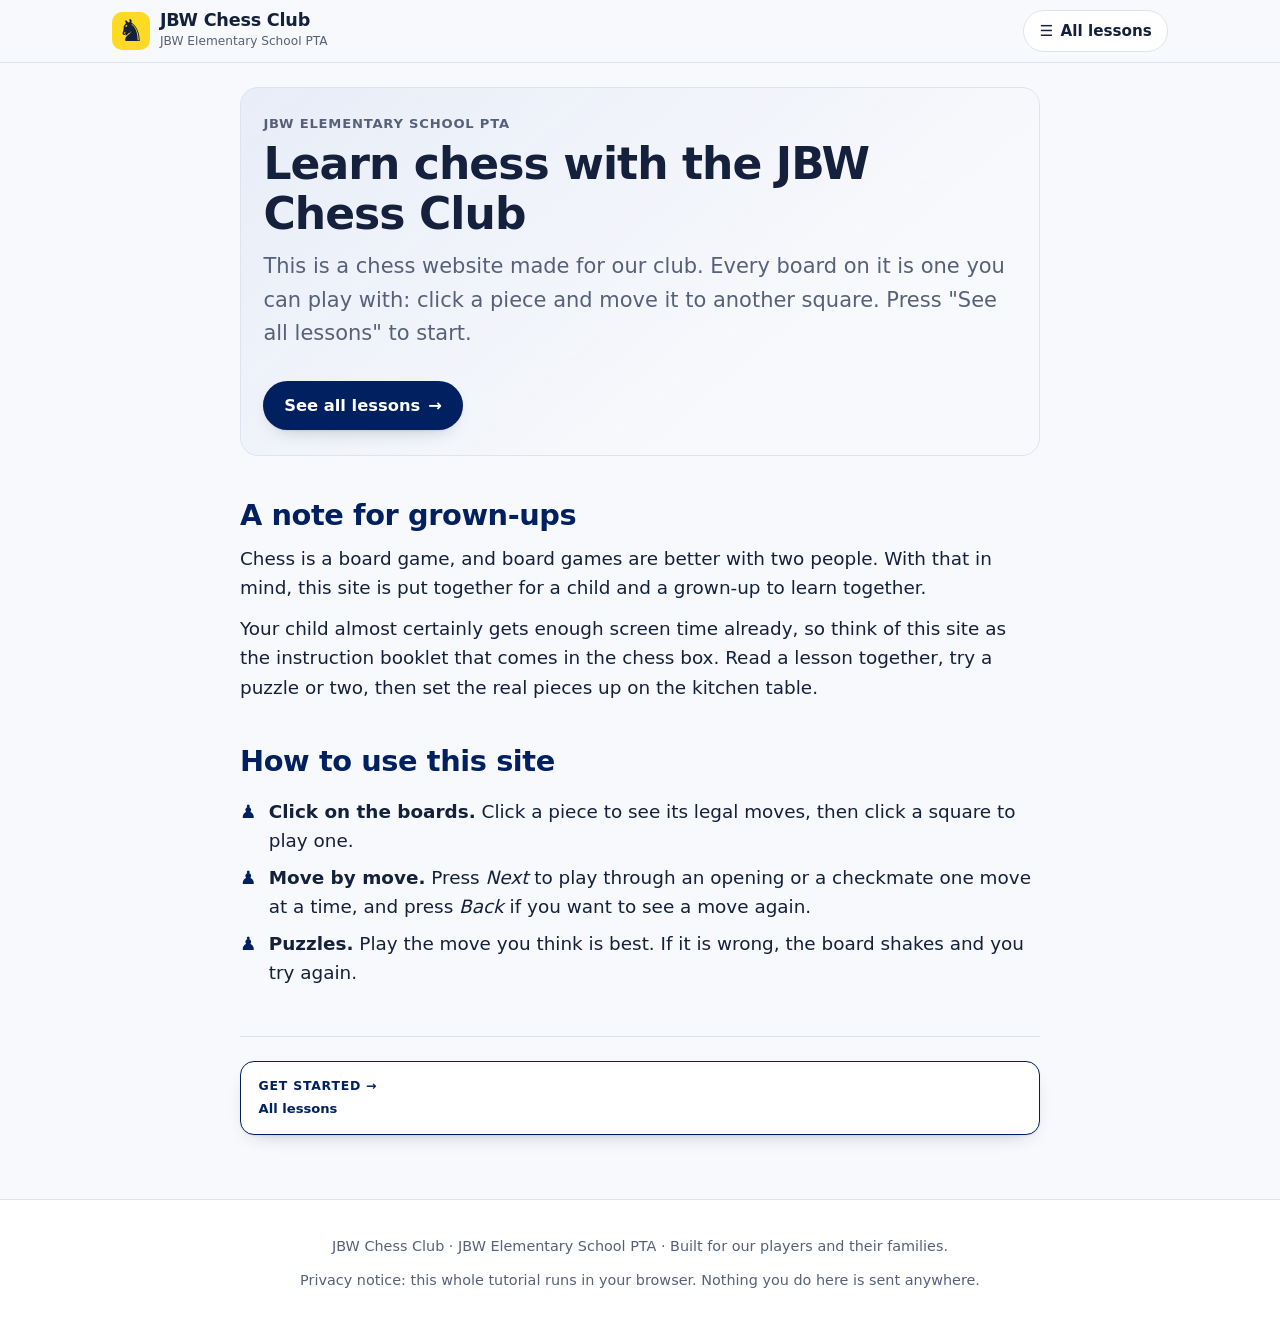
<file: index.html>
<!DOCTYPE html>
<html lang="en">
  <head>
    <meta charset="utf-8" />
    <meta name="viewport" content="width=device-width, initial-scale=1" />
    <title>Home &middot; JBW Chess Club</title>
    <meta name="description" content="Learn chess with the JBW Chess Club, run by the JBW Elementary School PTA: interactive lessons on the pieces, openings, checkmates, tactics and endgames." />
    <link rel="stylesheet" href="assets/css/site.css" />
    <link rel="stylesheet" href="assets/css/board.css" />
    <link rel="icon" href="data:image/svg+xml,%3Csvg xmlns='http://www.w3.org/2000/svg' viewBox='0 0 100 100'%3E%3Ctext y='.9em' font-size='90'%3E%E2%99%9E%3C/text%3E%3C/svg%3E" />
  </head>
  <body>
    <a class="skip" href="#main">Skip to the lesson</a>

    <header class="site-header">
      <div class="header-inner">
        <a class="brand" href="index.html">
          <span class="brand-mark" aria-hidden="true">&#9822;&#xFE0E;</span>
          <span>
            <strong>JBW Chess Club</strong>
            <small>JBW Elementary School PTA</small>
          </span>
        </a>
        <a class="header-link" href="lessons.html">
          <span aria-hidden="true">&#9776;</span>
          <span class="link-long">All lessons</span>
          <span class="link-short">Lessons</span>
        </a>
      </div>
    </header>

    <main id="main">
      <div class="hero">
        <p class="crumb">JBW Elementary School PTA</p>
        <h1>Learn chess with the JBW Chess Club</h1>
        <p class="lede">This is a chess website made for our club. Every board on it is one you can
          play with: click a piece and move it to another square. Press "See all lessons" to start.</p>
        <p><a class="cta" href="lessons.html">See all lessons <span aria-hidden="true">&rarr;</span></a></p>
      </div>

      <h2 id="for-grown-ups">A note for grown-ups</h2>
      <p>Chess is a board game, and board games are better with two people. With that in mind, this
        site is put together for a child and a grown-up to learn together.</p>
      <p>Your child almost certainly gets enough screen time already, so think of this site as the
        instruction booklet that comes in the chess box. Read a lesson together, try a puzzle or
        two, then set the real pieces up on the kitchen table.</p>

      <h2>How to use this site</h2>
      <ul class="checklist">
        <li><strong>Click on the boards.</strong> Click a piece to see its legal moves, then click a square to play one.</li>
        <li><strong>Move by move.</strong> Press <em>Next</em> to play through an opening or a
          checkmate one move at a time, and press <em>Back</em> if you want to see a move
          again.</li>
        <li><strong>Puzzles.</strong> Play the move you think is best. If it is wrong, the board shakes and you try again.</li>
      </ul>

      <nav class="lesson-nav home" aria-label="Start the lessons">
        <a class="lesson-step next" href="lessons.html">
          <span class="dir">Get started <span aria-hidden="true">&rarr;</span></span>
          <span class="step-num">All lessons</span>
        </a>
      </nav>
    </main>

    <footer class="site-footer">
      <p>JBW Chess Club &middot; JBW Elementary School PTA &middot; Built for our players and their families.</p>
      <p>Privacy notice: this whole tutorial runs in your browser. Nothing you do here is sent anywhere.</p>
    </footer>

    <script type="module" src="assets/js/main.js"></script>
  </body>
</html>
</file>
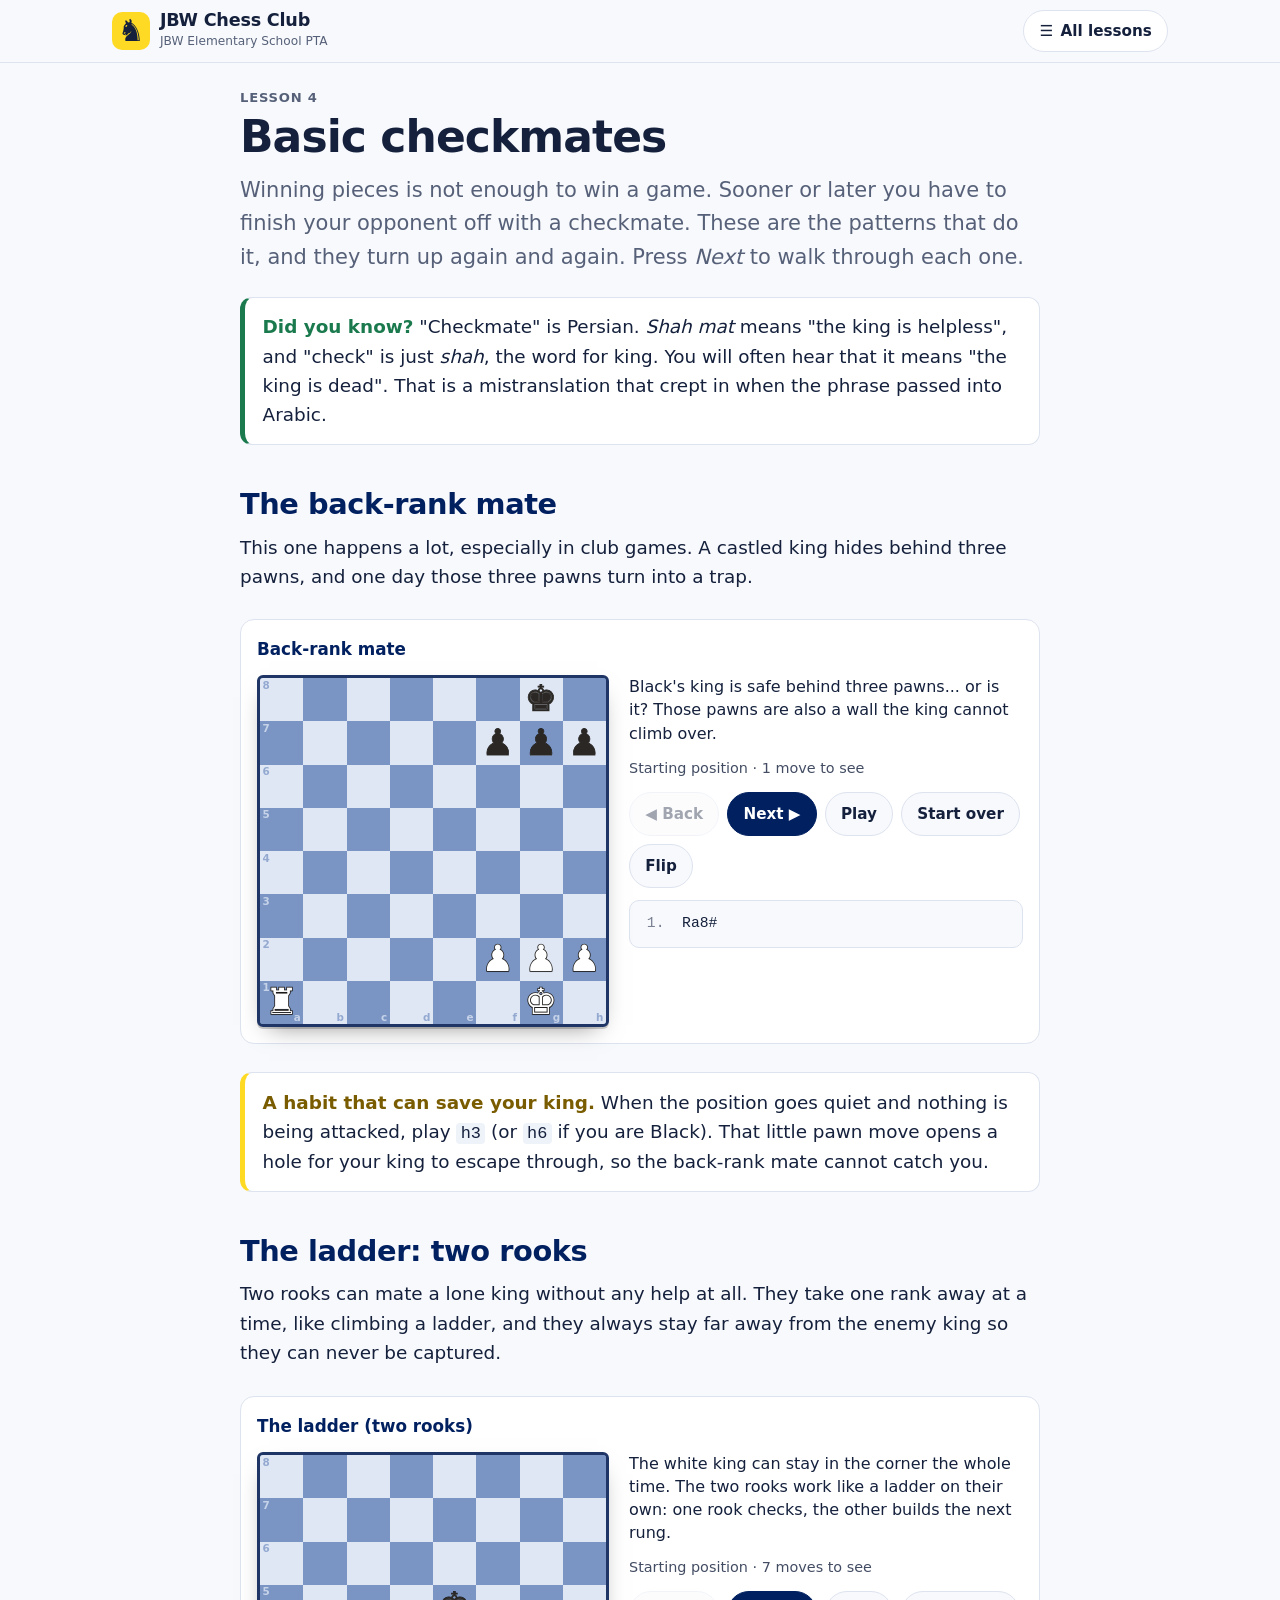
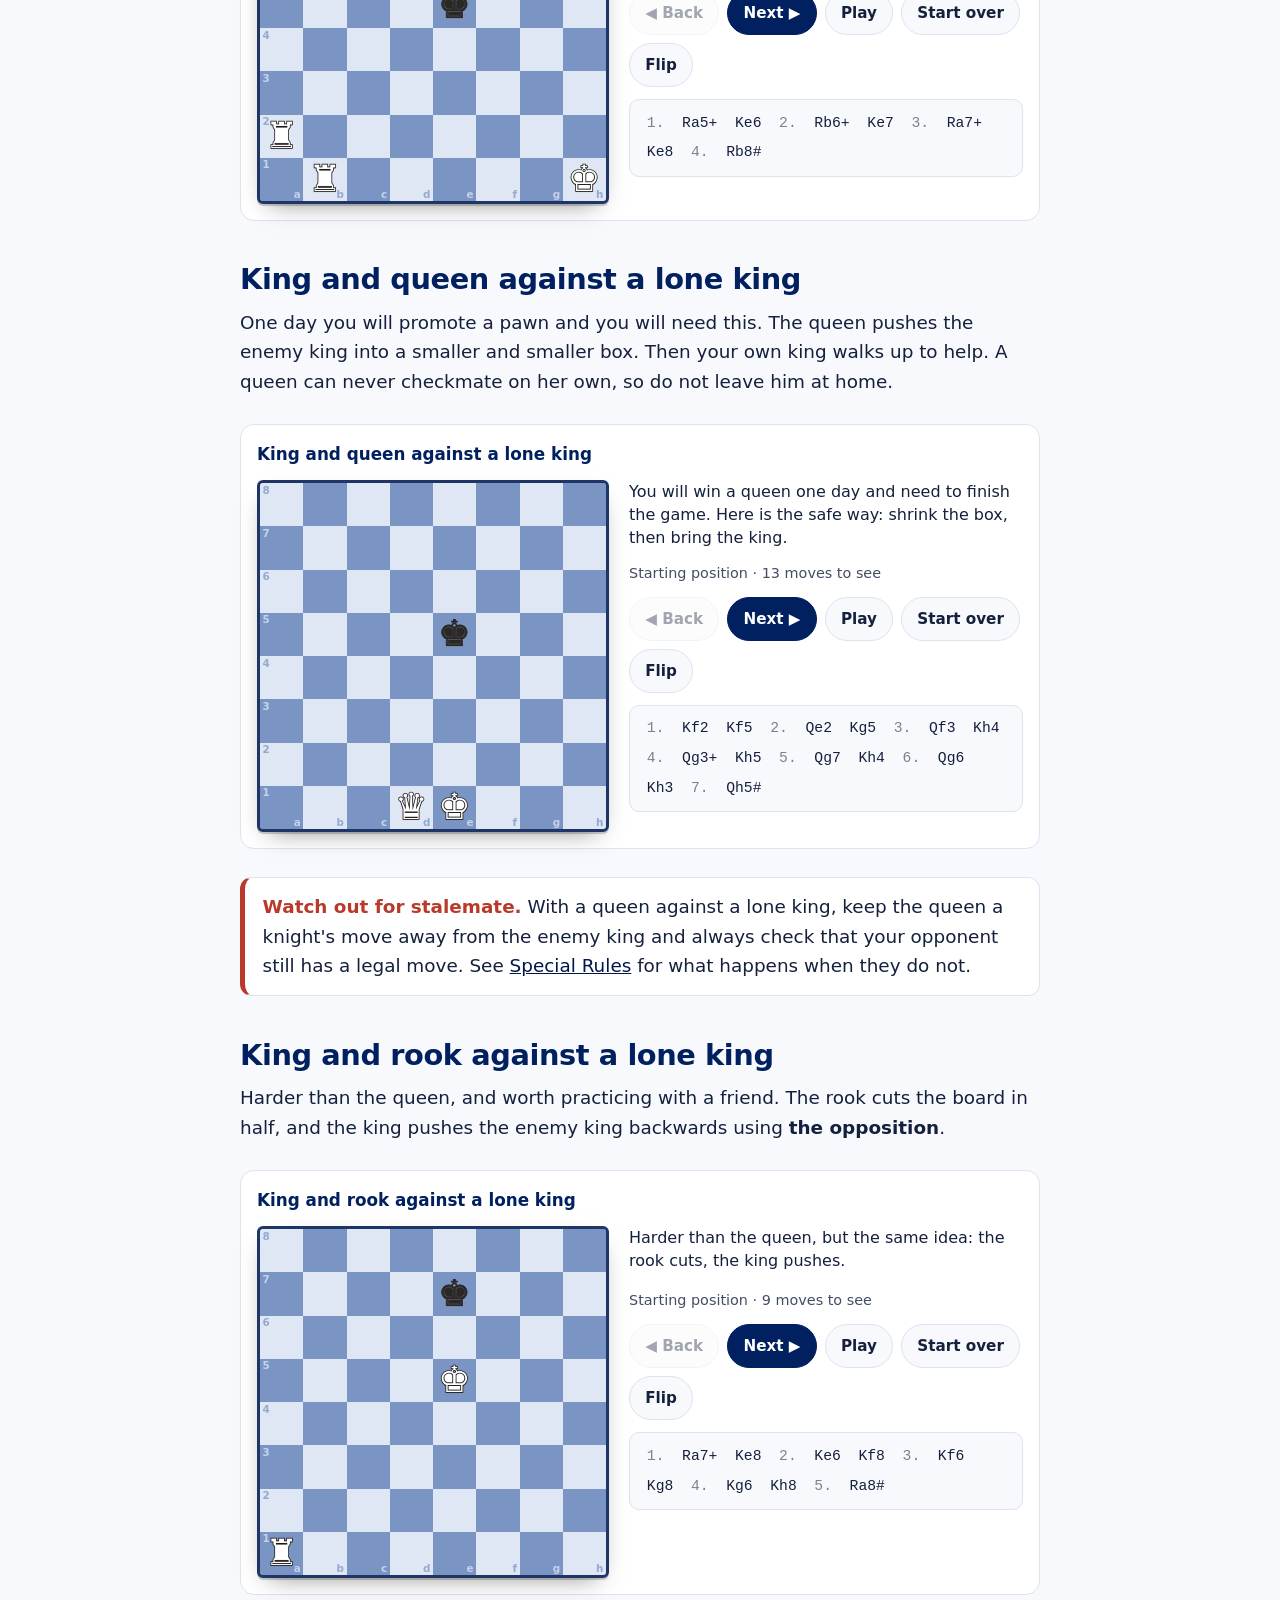
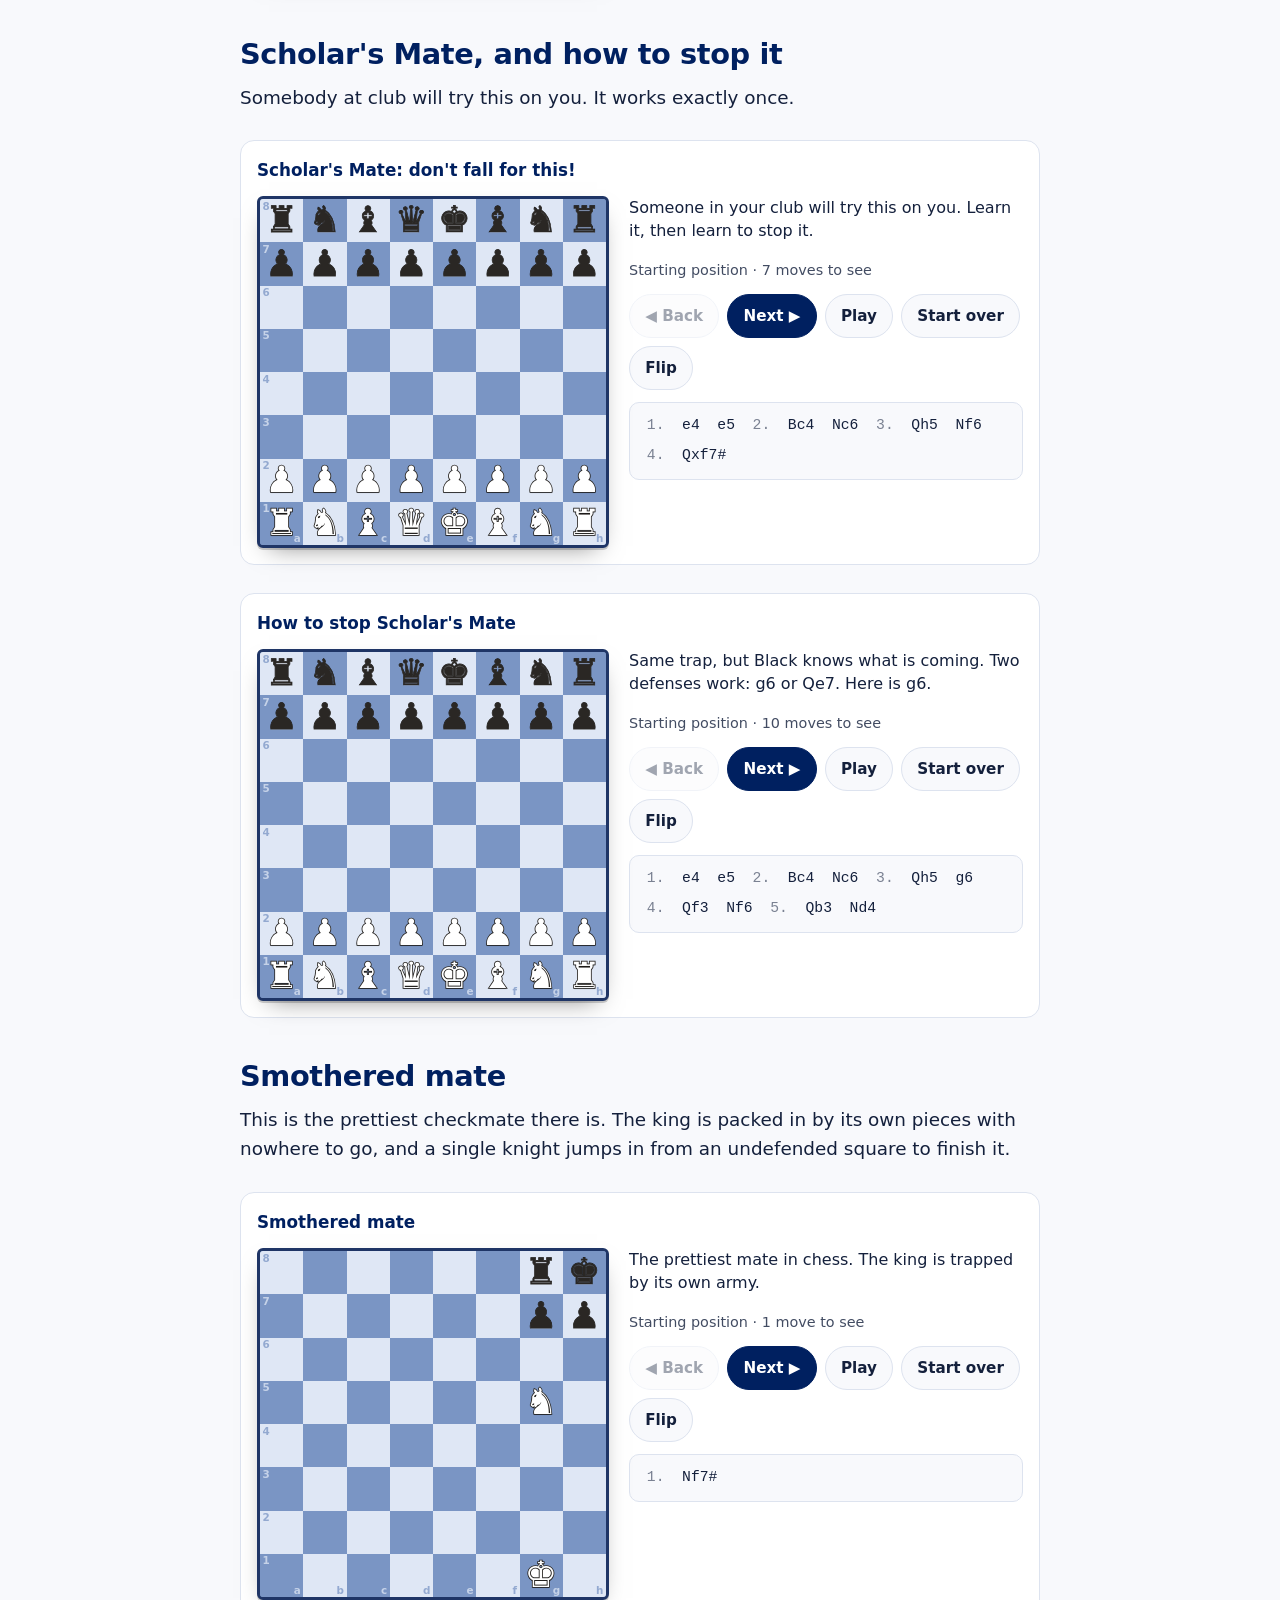
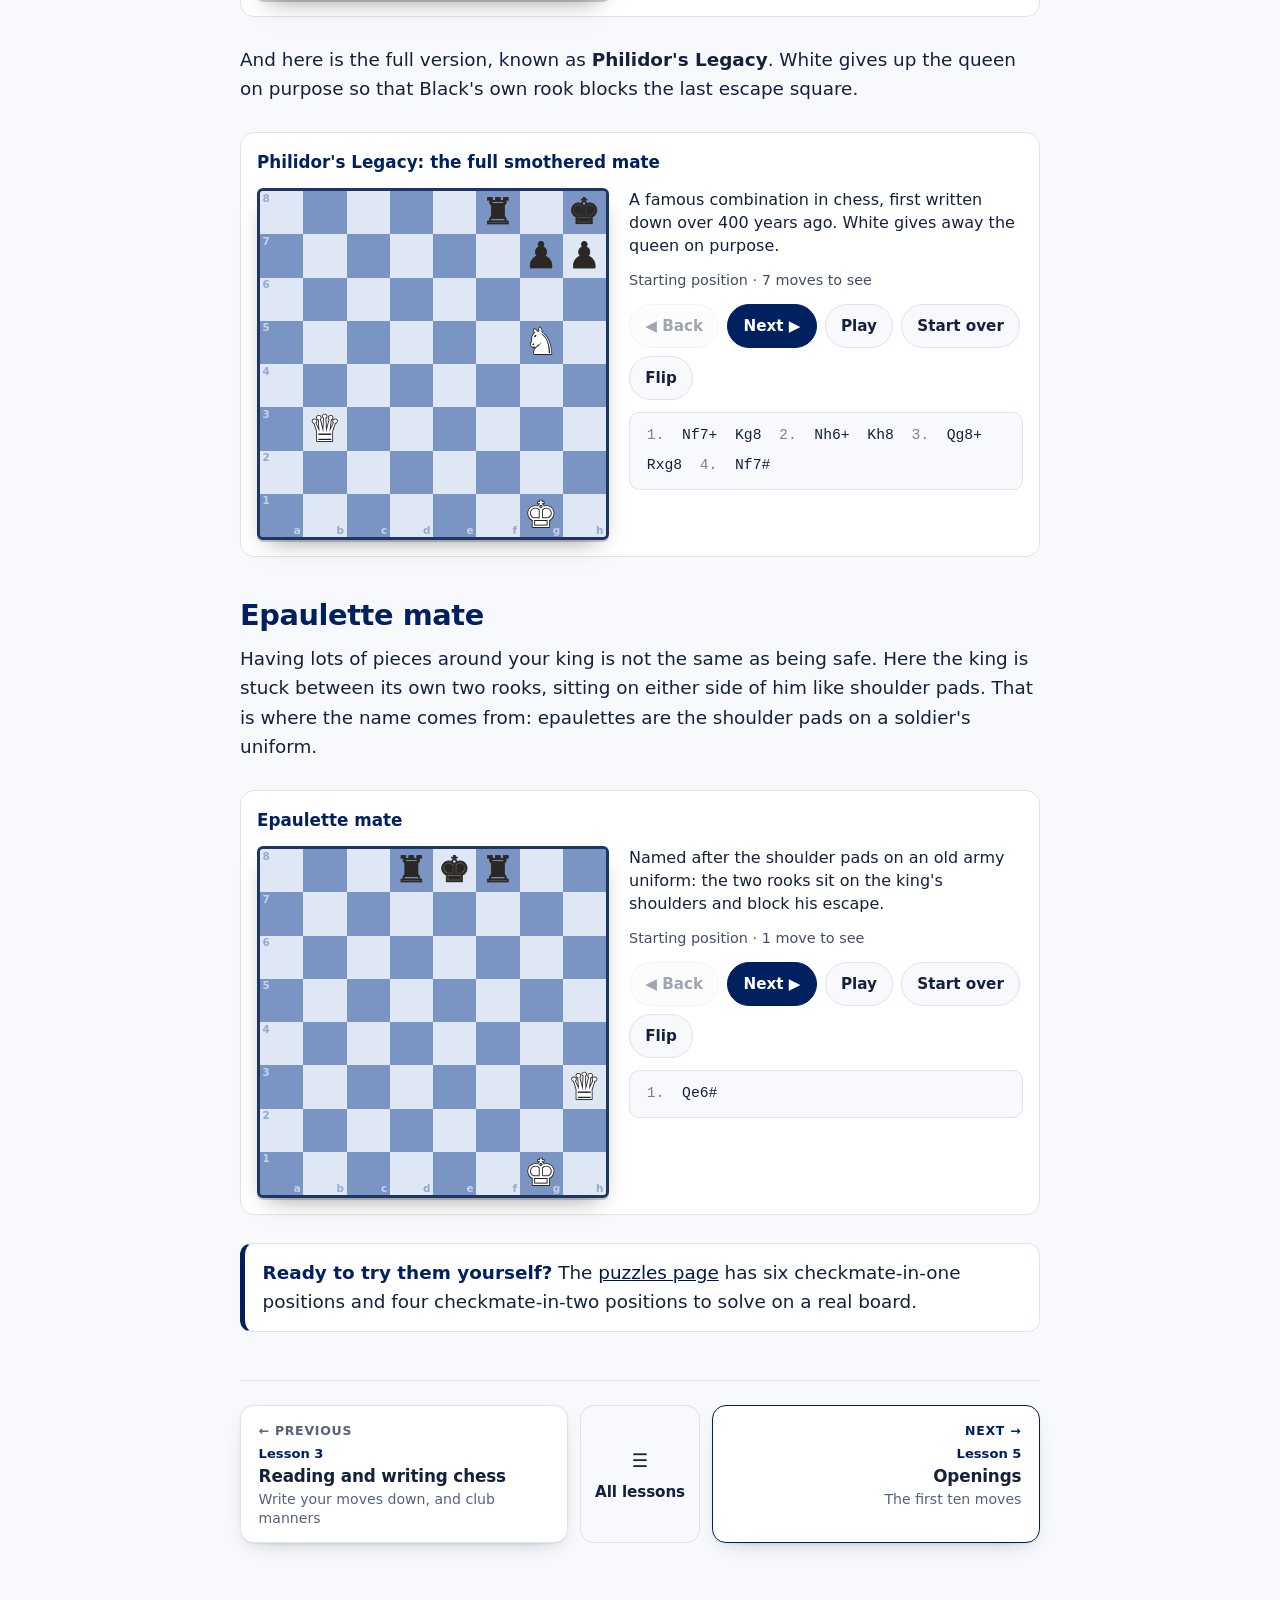
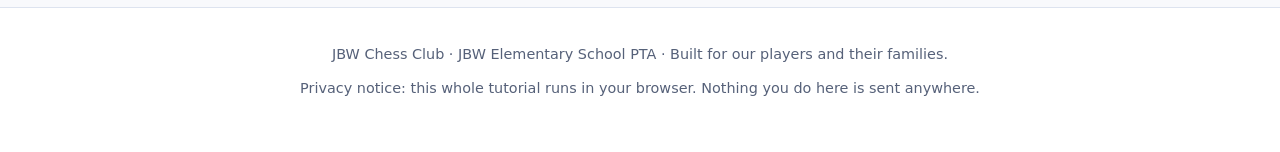
<file: checkmates.html>
<!DOCTYPE html>
<html lang="en">
  <head>
    <meta charset="utf-8" />
    <meta name="viewport" content="width=device-width, initial-scale=1" />
    <title>Basic checkmates &middot; JBW Chess Club</title>
    <meta name="description" content="Back-rank mate, the two-rook ladder, king and queen, king and rook, Scholar's Mate, smothered mate and Philidor's Legacy, step by step." />
    <link rel="stylesheet" href="assets/css/site.css" />
    <link rel="stylesheet" href="assets/css/board.css" />
    <link rel="icon" href="data:image/svg+xml,%3Csvg xmlns='http://www.w3.org/2000/svg' viewBox='0 0 100 100'%3E%3Ctext y='.9em' font-size='90'%3E%E2%99%9E%3C/text%3E%3C/svg%3E" />
  </head>
  <body>
    <a class="skip" href="#main">Skip to the lesson</a>

    <header class="site-header">
      <div class="header-inner">
        <a class="brand" href="index.html">
          <span class="brand-mark" aria-hidden="true">&#9822;&#xFE0E;</span>
          <span>
            <strong>JBW Chess Club</strong>
            <small>JBW Elementary School PTA</small>
          </span>
        </a>
        <a class="header-link" href="lessons.html">
          <span aria-hidden="true">&#9776;</span>
          <span class="link-long">All lessons</span>
          <span class="link-short">Lessons</span>
        </a>
      </div>
    </header>

    <main id="main">
      <p class="crumb">Lesson 4</p>
      <h1>Basic checkmates</h1>
      <p class="lede">Winning pieces is not enough to win a game. Sooner or later you have to finish
        your opponent off with a checkmate. These are the patterns that do it, and they turn up
        again and again. Press <em>Next</em> to walk through each one.</p>

      <div class="note fact">
        <p><strong>Did you know?</strong> "Checkmate" is Persian. <em>Shah mat</em> means "the king is helpless", and
        "check" is just <em>shah</em>, the word for king. You will often hear that it means "the
        king is dead". That is a mistranslation that crept in when the phrase passed into Arabic.</p>
      </div>

      <h2>The back-rank mate</h2>
      <p>This one happens a lot, especially in club games. A castled king hides behind three pawns,
        and one day those three pawns turn into a trap.</p>

      <figure data-widget="stepper" data-lesson="checkmates/back-rank"></figure>

      <div class="note rule">
        <p><strong>A habit that can save your king.</strong> When the position goes quiet and
          nothing is being attacked, play <code>h3</code> (or <code>h6</code> if you are Black).
          That little pawn move opens a hole for your king to escape through, so the back-rank mate
          cannot catch you.</p>
      </div>

      <h2>The ladder: two rooks</h2>
      <p>
        Two rooks can mate a lone king without any help at all. They take one rank away at a time,
        like climbing a ladder, and they always stay far away from the enemy king so they can never
        be captured.
      </p>

      <figure data-widget="stepper" data-lesson="checkmates/ladder-mate"></figure>

      <h2>King and queen against a lone king</h2>
      <p>One day you will promote a pawn and you will need this. The queen pushes the enemy king
        into a smaller and smaller box. Then your own king walks up to help. A queen can never
        checkmate on her own, so do not leave him at home.</p>

      <figure data-widget="stepper" data-lesson="checkmates/queen-mate"></figure>

      <div class="note warn">
        <p><strong>Watch out for stalemate.</strong> With a queen against a lone king, keep the queen a
        knight's move away from the enemy king and always check that your opponent still has a legal
        move. See <a href="special-rules.html">Special Rules</a> for what happens when they do not.</p>
      </div>

      <h2>King and rook against a lone king</h2>
      <p>
        Harder than the queen, and worth practicing with a friend. The rook cuts the board in half,
        and the king pushes the enemy king backwards using <strong>the opposition</strong>.
      </p>

      <figure data-widget="stepper" data-lesson="checkmates/rook-mate"></figure>

      <h2>Scholar's Mate, and how to stop it</h2>
      <p>
        Somebody at club will try this on you. It works exactly once.
      </p>

      <figure data-widget="stepper" data-lesson="checkmates/scholars"></figure>
      <figure data-widget="stepper" data-lesson="checkmates/scholars-defense"></figure>

      <h2>Smothered mate</h2>
      <p>This is the prettiest checkmate there is. The king is packed in by its own pieces with
        nowhere to go, and a single knight jumps in from an undefended square to finish it.</p>

      <figure data-widget="stepper" data-lesson="checkmates/smothered"></figure>

      <p>
        And here is the full version, known as <strong>Philidor's Legacy</strong>. White gives up the
        queen on purpose so that Black's own rook blocks the last escape square.
      </p>

      <figure data-widget="stepper" data-lesson="checkmates/philidor"></figure>

      <h2>Epaulette mate</h2>
      <p>Having lots of pieces around your king is not the same as being safe. Here the king is
        stuck between its own two rooks, sitting on either side of him like shoulder pads. That is
        where the name comes from: epaulettes are the shoulder pads on a soldier's uniform.</p>

      <figure data-widget="stepper" data-lesson="checkmates/epaulette"></figure>

      <div class="note">
        <p><strong>Ready to try them yourself?</strong> The <a href="puzzles.html">puzzles page</a> has
        six checkmate-in-one positions and four checkmate-in-two positions to solve on a real board.</p>
      </div>

      <nav class="lesson-nav" aria-label="Move between lessons">
        <a class="lesson-step prev" href="notation.html">
          <span class="dir"><span aria-hidden="true">&larr;</span> Previous</span>
          <span class="step-num">Lesson 3</span>
          <span class="step-title">Reading and writing chess</span>
          <span class="step-sub">Write your moves down, and club manners</span>
        </a>
        <a class="lesson-step all" href="lessons.html">
          <span aria-hidden="true">&#9776;</span>
          <span class="step-title">All lessons</span>
        </a>
        <a class="lesson-step next" href="openings.html">
          <span class="dir">Next <span aria-hidden="true">&rarr;</span></span>
          <span class="step-num">Lesson 5</span>
          <span class="step-title">Openings</span>
          <span class="step-sub">The first ten moves</span>
        </a>
      </nav>
    </main>

    <footer class="site-footer">
      <p>JBW Chess Club &middot; JBW Elementary School PTA &middot; Built for our players and their families.</p>
      <p>Privacy notice: this whole tutorial runs in your browser. Nothing you do here is sent anywhere.</p>
    </footer>

    <script type="module" src="assets/js/main.js"></script>
  </body>
</html>
</file>
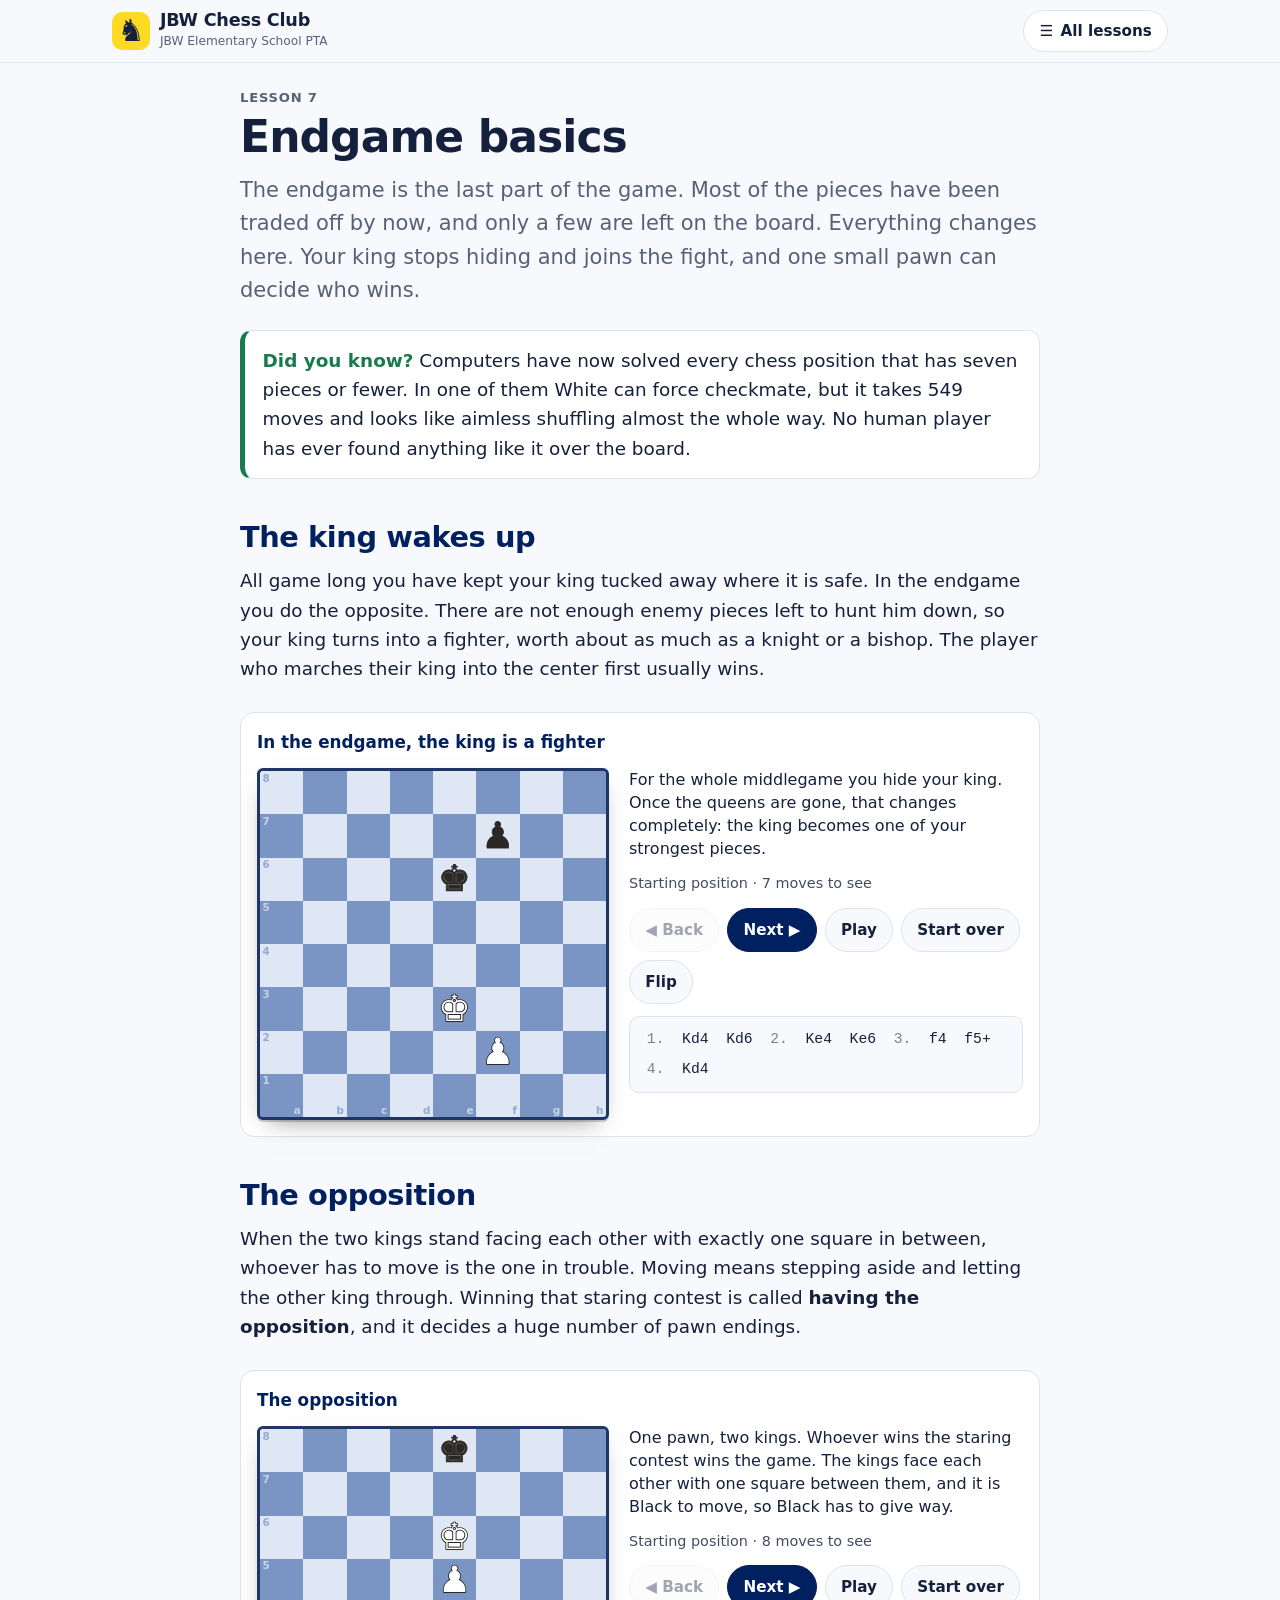
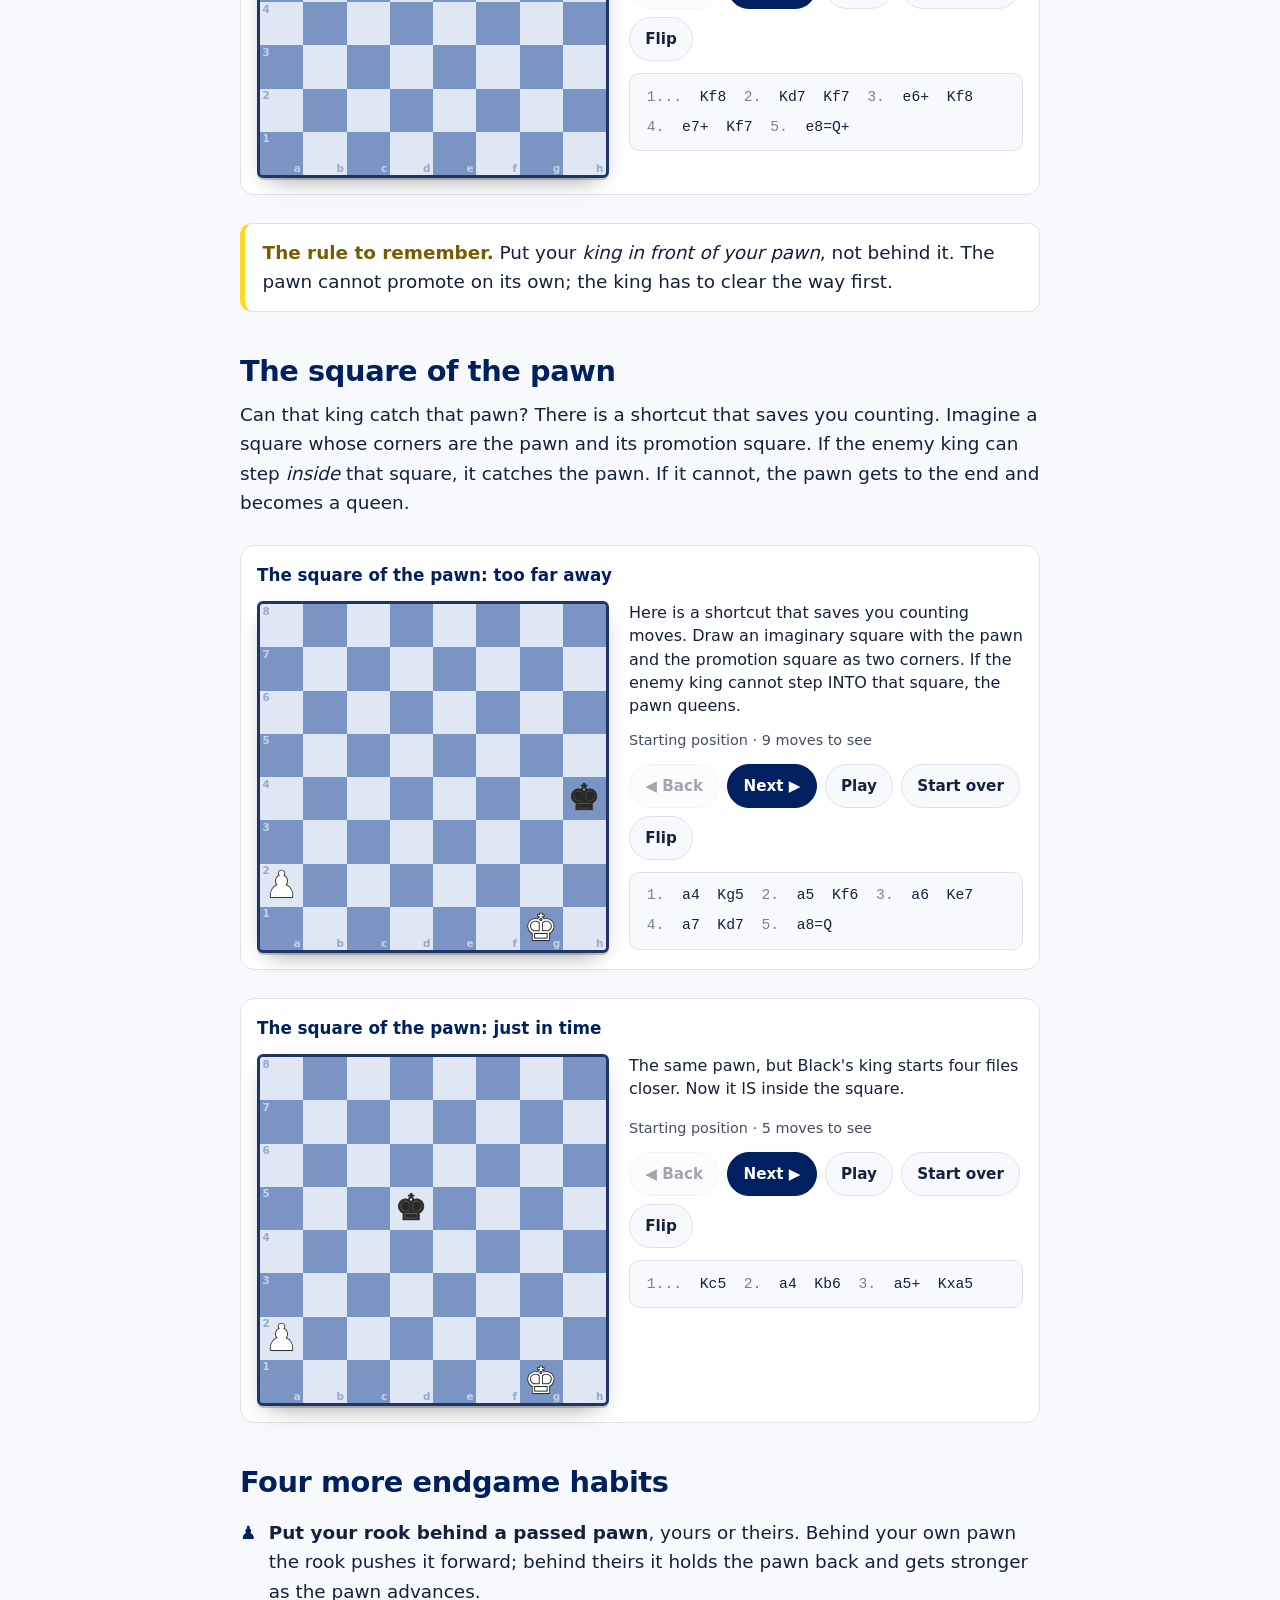
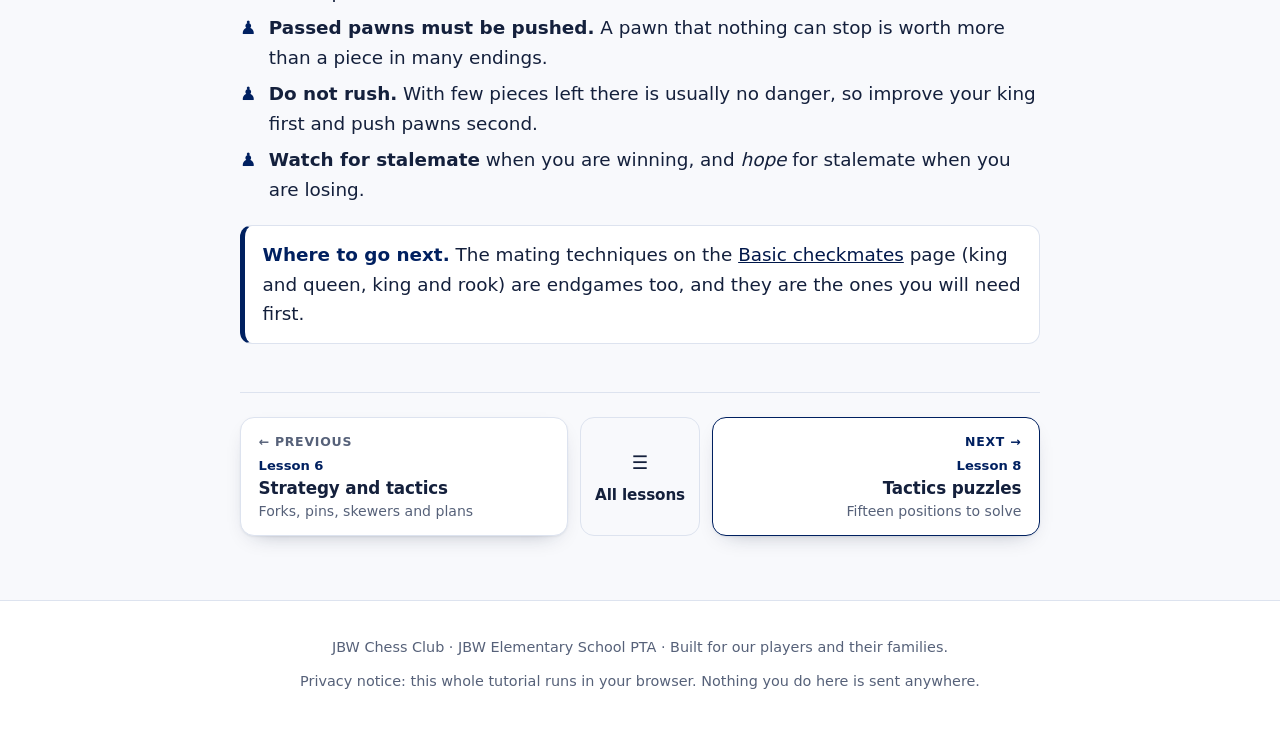
<file: endgames.html>
<!DOCTYPE html>
<html lang="en">
  <head>
    <meta charset="utf-8" />
    <meta name="viewport" content="width=device-width, initial-scale=1" />
    <title>Endgame basics &middot; JBW Chess Club</title>
    <meta name="description" content="King activity, the opposition, the square of the pawn and the endgame habits every club player needs." />
    <link rel="stylesheet" href="assets/css/site.css" />
    <link rel="stylesheet" href="assets/css/board.css" />
    <link rel="icon" href="data:image/svg+xml,%3Csvg xmlns='http://www.w3.org/2000/svg' viewBox='0 0 100 100'%3E%3Ctext y='.9em' font-size='90'%3E%E2%99%9E%3C/text%3E%3C/svg%3E" />
  </head>
  <body>
    <a class="skip" href="#main">Skip to the lesson</a>

    <header class="site-header">
      <div class="header-inner">
        <a class="brand" href="index.html">
          <span class="brand-mark" aria-hidden="true">&#9822;&#xFE0E;</span>
          <span>
            <strong>JBW Chess Club</strong>
            <small>JBW Elementary School PTA</small>
          </span>
        </a>
        <a class="header-link" href="lessons.html">
          <span aria-hidden="true">&#9776;</span>
          <span class="link-long">All lessons</span>
          <span class="link-short">Lessons</span>
        </a>
      </div>
    </header>

    <main id="main">
      <p class="crumb">Lesson 7</p>
      <h1>Endgame basics</h1>
      <p class="lede">The endgame is the last part of the game. Most of the pieces have been traded
        off by now, and only a few are left on the board. Everything changes here. Your king stops
        hiding and joins the fight, and one small pawn can decide who wins.</p>

      <div class="note fact">
        <p><strong>Did you know?</strong> Computers have now solved every chess position that has seven pieces or fewer.
        In one of them White can force checkmate, but it takes 549 moves and looks like aimless
        shuffling almost the whole way. No human player has ever found anything like it over the
        board.</p>
      </div>

      <h2>The king wakes up</h2>
      <p>All game long you have kept your king tucked away where it is safe. In the endgame you do
        the opposite. There are not enough enemy pieces left to hunt him down, so your king turns
        into a fighter, worth about as much as a knight or a bishop. The player who marches their
        king into the center first usually wins.</p>

      <figure data-widget="stepper" data-lesson="endgames/king-activity"></figure>

      <h2>The opposition</h2>
      <p>When the two kings stand facing each other with exactly one square in between, whoever has
        to move is the one in trouble. Moving means stepping aside and letting the other king
        through. Winning that staring contest is called <strong>having the opposition</strong>, and
        it decides a huge number of pawn endings.</p>

      <figure data-widget="stepper" data-lesson="endgames/opposition"></figure>

      <div class="note rule">
        <p><strong>The rule to remember.</strong> Put your <em>king in front of your pawn</em>, not
        behind it. The pawn cannot promote on its own; the king has to clear the way first.</p>
      </div>

      <h2>The square of the pawn</h2>
      <p>Can that king catch that pawn? There is a shortcut that saves you counting. Imagine a
        square whose corners are the pawn and its promotion square. If the enemy king can step
        <em>inside</em> that square, it catches the pawn. If it cannot, the pawn gets to the end and
        becomes a queen.</p>

      <figure data-widget="stepper" data-lesson="endgames/square-outside"></figure>
      <figure data-widget="stepper" data-lesson="endgames/square-inside"></figure>

      <h2>Four more endgame habits</h2>
      <ul class="checklist">
        <li><strong>Put your rook behind a passed pawn</strong>, yours or theirs. Behind your own pawn the rook pushes it forward; behind theirs it holds the pawn back and gets stronger as the pawn advances.</li>
        <li><strong>Passed pawns must be pushed.</strong> A pawn that nothing can stop is worth more than a piece in many endings.</li>
        <li><strong>Do not rush.</strong> With few pieces left there is usually no danger, so improve your king first and push pawns second.</li>
        <li><strong>Watch for stalemate</strong> when you are winning, and <em>hope</em> for stalemate when you are losing.</li>
      </ul>

      <div class="note">
        <p><strong>Where to go next.</strong> The mating techniques on the
        <a href="checkmates.html">Basic checkmates</a> page (king and queen, king and rook) are endgames too, and they are the ones you will need first.</p>
      </div>

      <nav class="lesson-nav" aria-label="Move between lessons">
        <a class="lesson-step prev" href="strategy.html">
          <span class="dir"><span aria-hidden="true">&larr;</span> Previous</span>
          <span class="step-num">Lesson 6</span>
          <span class="step-title">Strategy and tactics</span>
          <span class="step-sub">Forks, pins, skewers and plans</span>
        </a>
        <a class="lesson-step all" href="lessons.html">
          <span aria-hidden="true">&#9776;</span>
          <span class="step-title">All lessons</span>
        </a>
        <a class="lesson-step next" href="puzzles.html">
          <span class="dir">Next <span aria-hidden="true">&rarr;</span></span>
          <span class="step-num">Lesson 8</span>
          <span class="step-title">Tactics puzzles</span>
          <span class="step-sub">Fifteen positions to solve</span>
        </a>
      </nav>
    </main>

    <footer class="site-footer">
      <p>JBW Chess Club &middot; JBW Elementary School PTA &middot; Built for our players and their families.</p>
      <p>Privacy notice: this whole tutorial runs in your browser. Nothing you do here is sent anywhere.</p>
    </footer>

    <script type="module" src="assets/js/main.js"></script>
  </body>
</html>
</file>
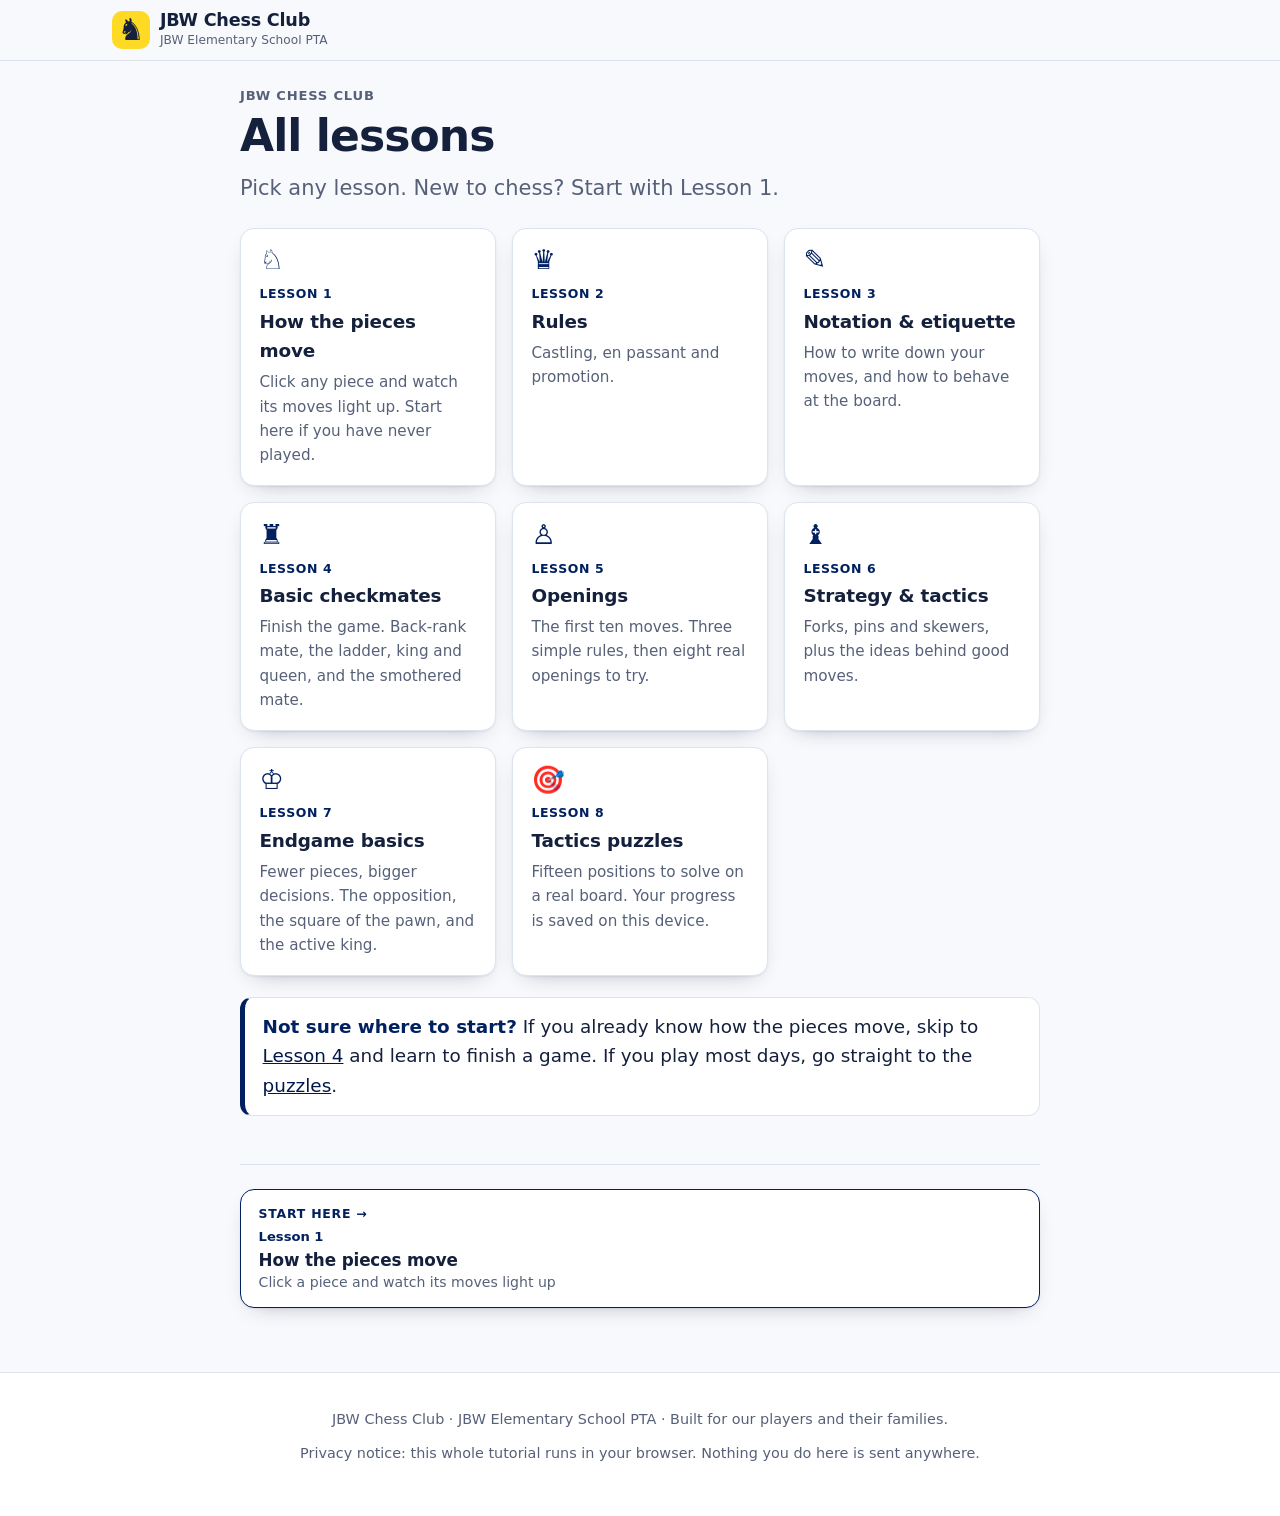
<file: lessons.html>
<!DOCTYPE html>
<html lang="en">
  <head>
    <meta charset="utf-8" />
    <meta name="viewport" content="width=device-width, initial-scale=1" />
    <title>All lessons &middot; JBW Chess Club</title>
    <meta name="description" content="All the JBW Chess Club lessons: the pieces, special rules, notation, checkmates, openings, strategy, endgames and puzzles." />
    <link rel="stylesheet" href="assets/css/site.css" />
    <link rel="stylesheet" href="assets/css/board.css" />
    <link rel="icon" href="data:image/svg+xml,%3Csvg xmlns='http://www.w3.org/2000/svg' viewBox='0 0 100 100'%3E%3Ctext y='.9em' font-size='90'%3E%E2%99%9E%3C/text%3E%3C/svg%3E" />
  </head>
  <body>
    <a class="skip" href="#main">Skip to the lesson</a>

    <header class="site-header">
      <div class="header-inner">
        <a class="brand" href="index.html">
          <span class="brand-mark" aria-hidden="true">&#9822;&#xFE0E;</span>
          <span>
            <strong>JBW Chess Club</strong>
            <small>JBW Elementary School PTA</small>
          </span>
        </a>
      </div>
    </header>

    <main id="main">
      <p class="crumb">JBW Chess Club</p>
      <h1>All lessons</h1>
      <p class="lede">
        Pick any lesson. New to chess? Start with Lesson 1.
      </p>

      <ul class="card-grid">
        <li class="card">
          <span class="icon" aria-hidden="true">&#9816;&#xFE0E;</span>
          <span class="card-num">Lesson 1</span><h3><a href="pieces.html">How the pieces move</a></h3>
          <p>Click any piece and watch its moves light up. Start here if you have never played.</p>
        </li>
        <li class="card">
          <span class="icon" aria-hidden="true">&#9819;&#xFE0E;</span>
          <span class="card-num">Lesson 2</span><h3><a href="special-rules.html">Rules</a></h3>
          <p>Castling, en passant and promotion.</p>
        </li>
        <li class="card">
          <span class="icon" aria-hidden="true">&#9998;</span>
          <span class="card-num">Lesson 3</span><h3><a href="notation.html">Notation &amp; etiquette</a></h3>
          <p>How to write down your moves, and how to behave at the board.</p>
        </li>
        <li class="card">
          <span class="icon" aria-hidden="true">&#9820;&#xFE0E;</span>
          <span class="card-num">Lesson 4</span><h3><a href="checkmates.html">Basic checkmates</a></h3>
          <p>Finish the game. Back-rank mate, the ladder, king and queen, and the smothered mate.</p>
        </li>
        <li class="card">
          <span class="icon" aria-hidden="true">&#9817;&#xFE0E;</span>
          <span class="card-num">Lesson 5</span><h3><a href="openings.html">Openings</a></h3>
          <p>The first ten moves. Three simple rules, then eight real openings to try.</p>
        </li>
        <li class="card">
          <span class="icon" aria-hidden="true">&#9821;&#xFE0E;</span>
          <span class="card-num">Lesson 6</span><h3><a href="strategy.html">Strategy &amp; tactics</a></h3>
          <p>Forks, pins and skewers, plus the ideas behind good moves.</p>
        </li>
        <li class="card">
          <span class="icon" aria-hidden="true">&#9812;&#xFE0E;</span>
          <span class="card-num">Lesson 7</span><h3><a href="endgames.html">Endgame basics</a></h3>
          <p>Fewer pieces, bigger decisions. The opposition, the square of the pawn, and the active king.</p>
        </li>
        <li class="card">
          <span class="icon" aria-hidden="true">&#127919;</span>
          <span class="card-num">Lesson 8</span><h3><a href="puzzles.html">Tactics puzzles</a></h3>
          <p>Fifteen positions to solve on a real board. Your progress is saved on this device.</p>
        </li>
      </ul>

      <div class="note">
        <p><strong>Not sure where to start?</strong> If you already know how the pieces move,
        skip to <a href="checkmates.html">Lesson 4</a> and learn to finish a game. If you play
        most days, go straight to the <a href="puzzles.html">puzzles</a>.</p>
      </div>

      <nav class="lesson-nav home" aria-label="Start the lessons">
        <a class="lesson-step next" href="pieces.html">
          <span class="dir">Start here <span aria-hidden="true">&rarr;</span></span>
          <span class="step-num">Lesson 1</span>
          <span class="step-title">How the pieces move</span>
          <span class="step-sub">Click a piece and watch its moves light up</span>
        </a>
      </nav>
    </main>

    <footer class="site-footer">
      <p>JBW Chess Club &middot; JBW Elementary School PTA &middot; Built for our players and their families.</p>
      <p>Privacy notice: this whole tutorial runs in your browser. Nothing you do here is sent anywhere.</p>
    </footer>

    <script type="module" src="assets/js/main.js"></script>
  </body>
</html>
</file>
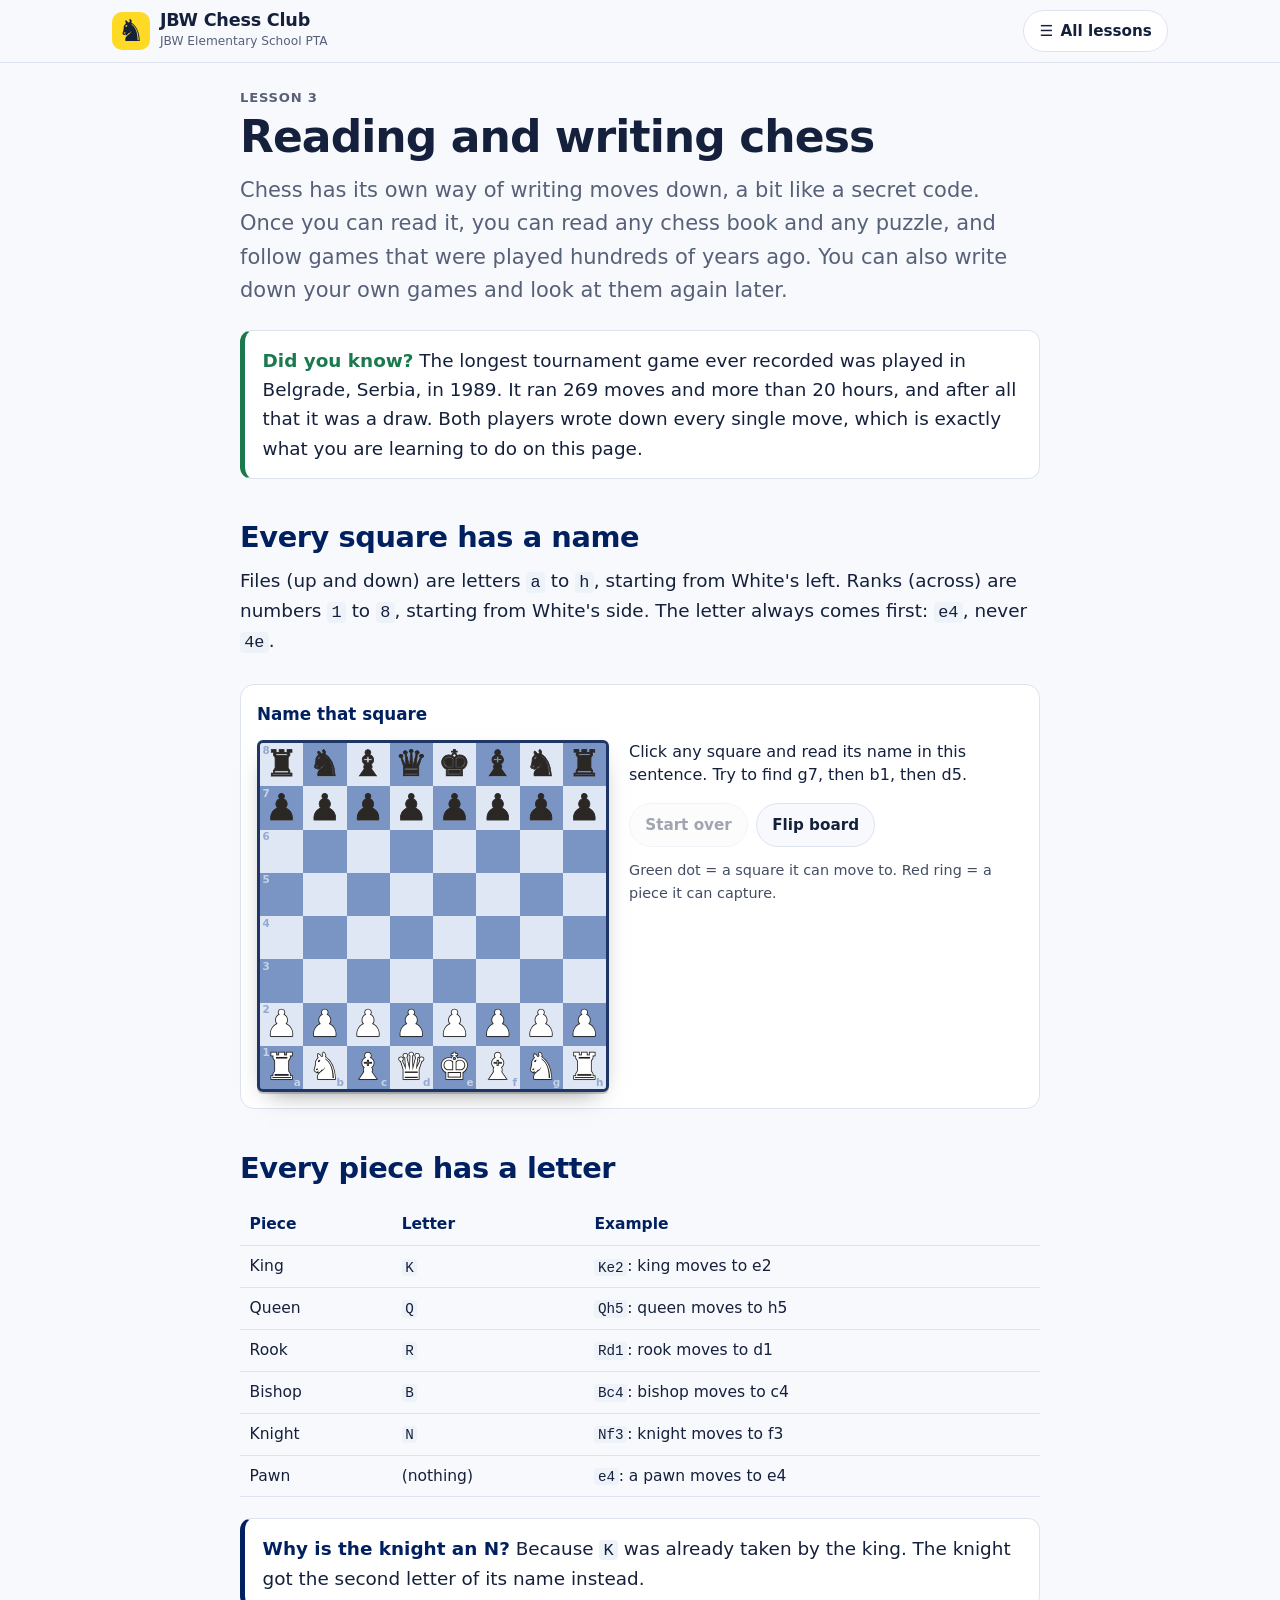
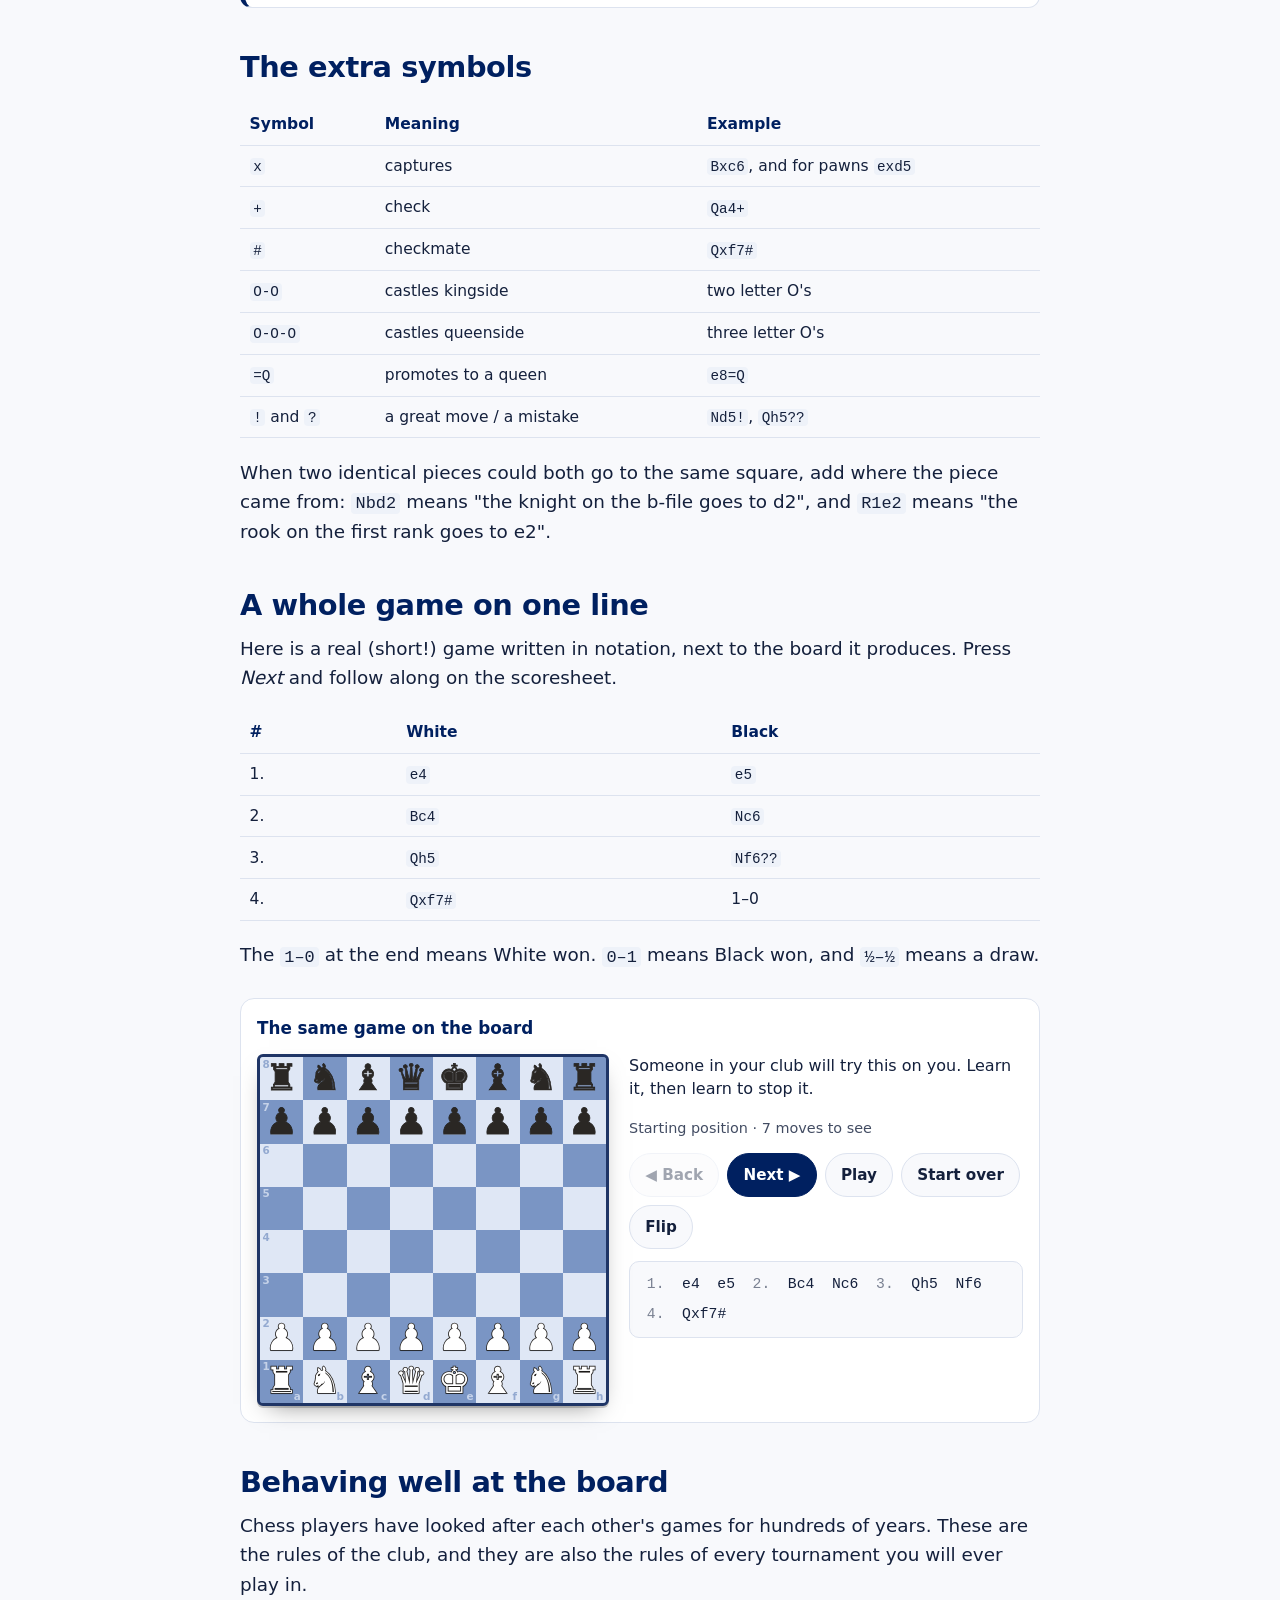
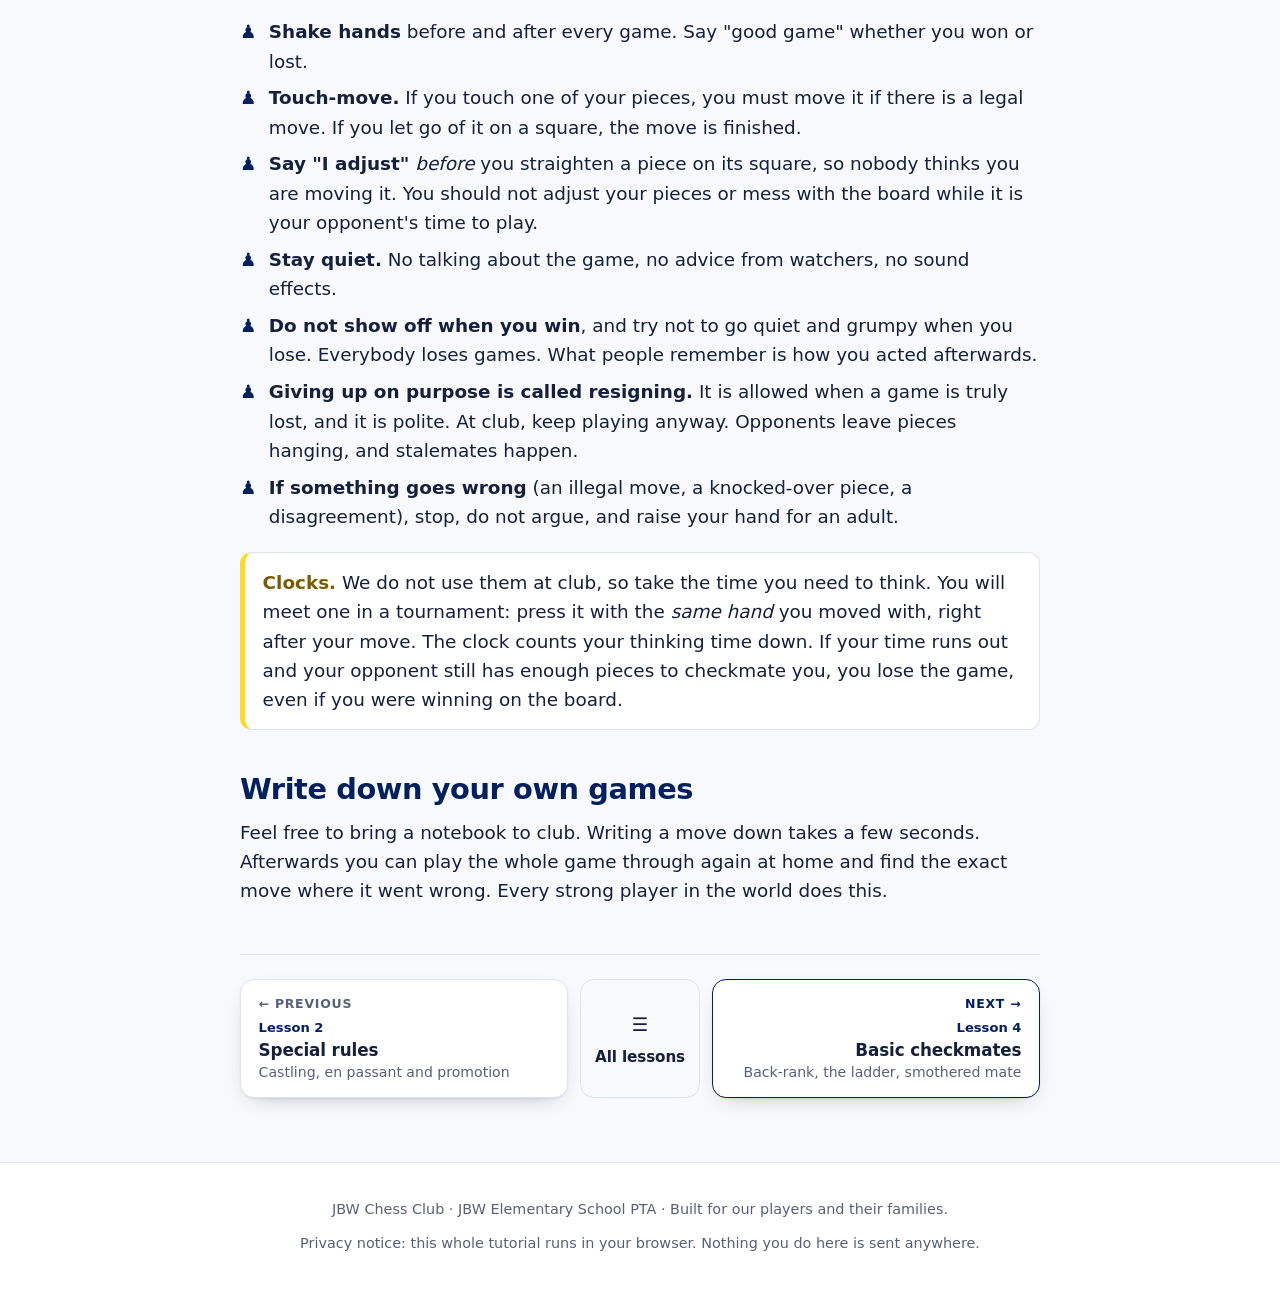
<file: notation.html>
<!DOCTYPE html>
<html lang="en">
  <head>
    <meta charset="utf-8" />
    <meta name="viewport" content="width=device-width, initial-scale=1" />
    <title>Notation and etiquette &middot; JBW Chess Club</title>
    <meta name="description" content="How to read and write chess notation, plus the etiquette every club and tournament player is expected to know." />
    <link rel="stylesheet" href="assets/css/site.css" />
    <link rel="stylesheet" href="assets/css/board.css" />
    <link rel="icon" href="data:image/svg+xml,%3Csvg xmlns='http://www.w3.org/2000/svg' viewBox='0 0 100 100'%3E%3Ctext y='.9em' font-size='90'%3E%E2%99%9E%3C/text%3E%3C/svg%3E" />
  </head>
  <body>
    <a class="skip" href="#main">Skip to the lesson</a>

    <header class="site-header">
      <div class="header-inner">
        <a class="brand" href="index.html">
          <span class="brand-mark" aria-hidden="true">&#9822;&#xFE0E;</span>
          <span>
            <strong>JBW Chess Club</strong>
            <small>JBW Elementary School PTA</small>
          </span>
        </a>
        <a class="header-link" href="lessons.html">
          <span aria-hidden="true">&#9776;</span>
          <span class="link-long">All lessons</span>
          <span class="link-short">Lessons</span>
        </a>
      </div>
    </header>

    <main id="main">
      <p class="crumb">Lesson 3</p>
      <h1>Reading and writing chess</h1>
      <p class="lede">Chess has its own way of writing moves down, a bit like a secret code. Once
        you can read it, you can read any chess book and any puzzle, and follow games that were
        played hundreds of years ago. You can also write down your own games and look at them again
        later.</p>

      <div class="note fact">
        <p><strong>Did you know?</strong> The longest tournament game ever recorded was played in Belgrade, Serbia, in
        1989. It ran 269 moves and more than 20 hours, and after all that it was a draw. Both
        players wrote down every single move, which is exactly what you are learning to do on this
        page.</p>
      </div>

      <h2>Every square has a name</h2>
      <p>
        Files (up and down) are letters <code>a</code> to <code>h</code>, starting from White's left.
        Ranks (across) are numbers <code>1</code> to <code>8</code>, starting from White's side.
        The letter always comes first: <code>e4</code>, never <code>4e</code>.
      </p>

      <figure data-widget="explorer" data-title="Name that square" data-squares="true" data-turns="true"
              data-prompt="Click any square and read its name in this sentence. Try to find g7, then b1, then d5."></figure>

      <h2>Every piece has a letter</h2>
      <table>
        <thead><tr><th>Piece</th><th>Letter</th><th>Example</th></tr></thead>
        <tbody>
          <tr><td>King</td><td><code>K</code></td><td><code>Ke2</code>: king moves to e2</td></tr>
          <tr><td>Queen</td><td><code>Q</code></td><td><code>Qh5</code>: queen moves to h5</td></tr>
          <tr><td>Rook</td><td><code>R</code></td><td><code>Rd1</code>: rook moves to d1</td></tr>
          <tr><td>Bishop</td><td><code>B</code></td><td><code>Bc4</code>: bishop moves to c4</td></tr>
          <tr><td>Knight</td><td><code>N</code></td><td><code>Nf3</code>: knight moves to f3</td></tr>
          <tr><td>Pawn</td><td>(nothing)</td><td><code>e4</code>: a pawn moves to e4</td></tr>
        </tbody>
      </table>
      <div class="note">
        <p><strong>Why is the knight an N?</strong> Because <code>K</code> was already taken by the king.
        The knight got the second letter of its name instead.</p>
      </div>

      <h2>The extra symbols</h2>
      <table>
        <thead><tr><th>Symbol</th><th>Meaning</th><th>Example</th></tr></thead>
        <tbody>
          <tr><td><code>x</code></td><td>captures</td><td><code>Bxc6</code>, and for pawns <code>exd5</code></td></tr>
          <tr><td><code>+</code></td><td>check</td><td><code>Qa4+</code></td></tr>
          <tr><td><code>#</code></td><td>checkmate</td><td><code>Qxf7#</code></td></tr>
          <tr><td><code>O-O</code></td><td>castles kingside</td><td>two letter O's</td></tr>
          <tr><td><code>O-O-O</code></td><td>castles queenside</td><td>three letter O's</td></tr>
          <tr><td><code>=Q</code></td><td>promotes to a queen</td><td><code>e8=Q</code></td></tr>
          <tr><td><code>!</code> and <code>?</code></td><td>a great move / a mistake</td><td><code>Nd5!</code>, <code>Qh5??</code></td></tr>
        </tbody>
      </table>
      <p>
        When two identical pieces could both go to the same square, add where the piece came from:
        <code>Nbd2</code> means "the knight on the b-file goes to d2", and <code>R1e2</code> means
        "the rook on the first rank goes to e2".
      </p>

      <h2>A whole game on one line</h2>
      <p>
        Here is a real (short!) game written in notation, next to the board it produces.
        Press <em>Next</em> and follow along on the scoresheet.
      </p>

      <table>
        <thead><tr><th>#</th><th>White</th><th>Black</th></tr></thead>
        <tbody>
          <tr><td>1.</td><td><code>e4</code></td><td><code>e5</code></td></tr>
          <tr><td>2.</td><td><code>Bc4</code></td><td><code>Nc6</code></td></tr>
          <tr><td>3.</td><td><code>Qh5</code></td><td><code>Nf6??</code></td></tr>
          <tr><td>4.</td><td><code>Qxf7#</code></td><td>1&ndash;0</td></tr>
        </tbody>
      </table>
      <p>
        The <code>1&ndash;0</code> at the end means White won. <code>0&ndash;1</code> means Black won,
        and <code>&frac12;&ndash;&frac12;</code> means a draw.
      </p>

      <figure data-widget="stepper" data-lesson="checkmates/scholars" data-title="The same game on the board"></figure>

      <h2>Behaving well at the board</h2>
      <p>
        Chess players have looked after each other's games for hundreds of years. These are the rules
        of the club, and they are also the rules of every tournament you will ever play in.
      </p>

      <ul class="checklist">
        <li><strong>Shake hands</strong> before and after every game. Say "good game" whether you won or lost.</li>
        <li><strong>Touch-move.</strong> If you touch one of your pieces, you must move it if there is a legal move. If you let go of it on a square, the move is finished.</li>
        <li><strong>Say "I adjust"</strong> <em>before</em> you straighten a piece on its square, so nobody thinks you are moving it. You should not adjust your pieces or mess with the board while it is your opponent's time to play.</li>
        <li><strong>Stay quiet.</strong> No talking about the game, no advice from watchers, no sound effects.</li>
        <li><strong>Do not show off when you win</strong>, and try not to go quiet and grumpy when
          you lose. Everybody loses games. What people remember is how you acted afterwards.</li>
        <li><strong>Giving up on purpose is called resigning.</strong> It is allowed when a game is
          truly lost, and it is polite. At club, keep playing anyway. Opponents leave pieces
          hanging, and stalemates happen.</li>
        <li><strong>If something goes wrong</strong> (an illegal move, a knocked-over piece, a disagreement), stop, do not argue, and raise your hand for an adult.</li>
      </ul>

      <div class="note rule">
        <p><strong>Clocks.</strong> We do not use them at club, so take the time you need to think.
          You will meet one in a tournament: press it with the <em>same hand</em> you moved with,
          right after your move. The clock counts your thinking time down. If your time runs out and
          your opponent still has enough pieces to checkmate you, you lose the game, even if you
          were winning on the board.</p>
      </div>

      <h2>Write down your own games</h2>
      <p>Feel free to bring a notebook to club. Writing a move down takes a few seconds. Afterwards
        you can play the whole game through again at home and find the exact move where it went
        wrong. Every strong player in the world does this.</p>

      <nav class="lesson-nav" aria-label="Move between lessons">
        <a class="lesson-step prev" href="special-rules.html">
          <span class="dir"><span aria-hidden="true">&larr;</span> Previous</span>
          <span class="step-num">Lesson 2</span>
          <span class="step-title">Special rules</span>
          <span class="step-sub">Castling, en passant and promotion</span>
        </a>
        <a class="lesson-step all" href="lessons.html">
          <span aria-hidden="true">&#9776;</span>
          <span class="step-title">All lessons</span>
        </a>
        <a class="lesson-step next" href="checkmates.html">
          <span class="dir">Next <span aria-hidden="true">&rarr;</span></span>
          <span class="step-num">Lesson 4</span>
          <span class="step-title">Basic checkmates</span>
          <span class="step-sub">Back-rank, the ladder, smothered mate</span>
        </a>
      </nav>
    </main>

    <footer class="site-footer">
      <p>JBW Chess Club &middot; JBW Elementary School PTA &middot; Built for our players and their families.</p>
      <p>Privacy notice: this whole tutorial runs in your browser. Nothing you do here is sent anywhere.</p>
    </footer>

    <script type="module" src="assets/js/main.js"></script>
  </body>
</html>
</file>
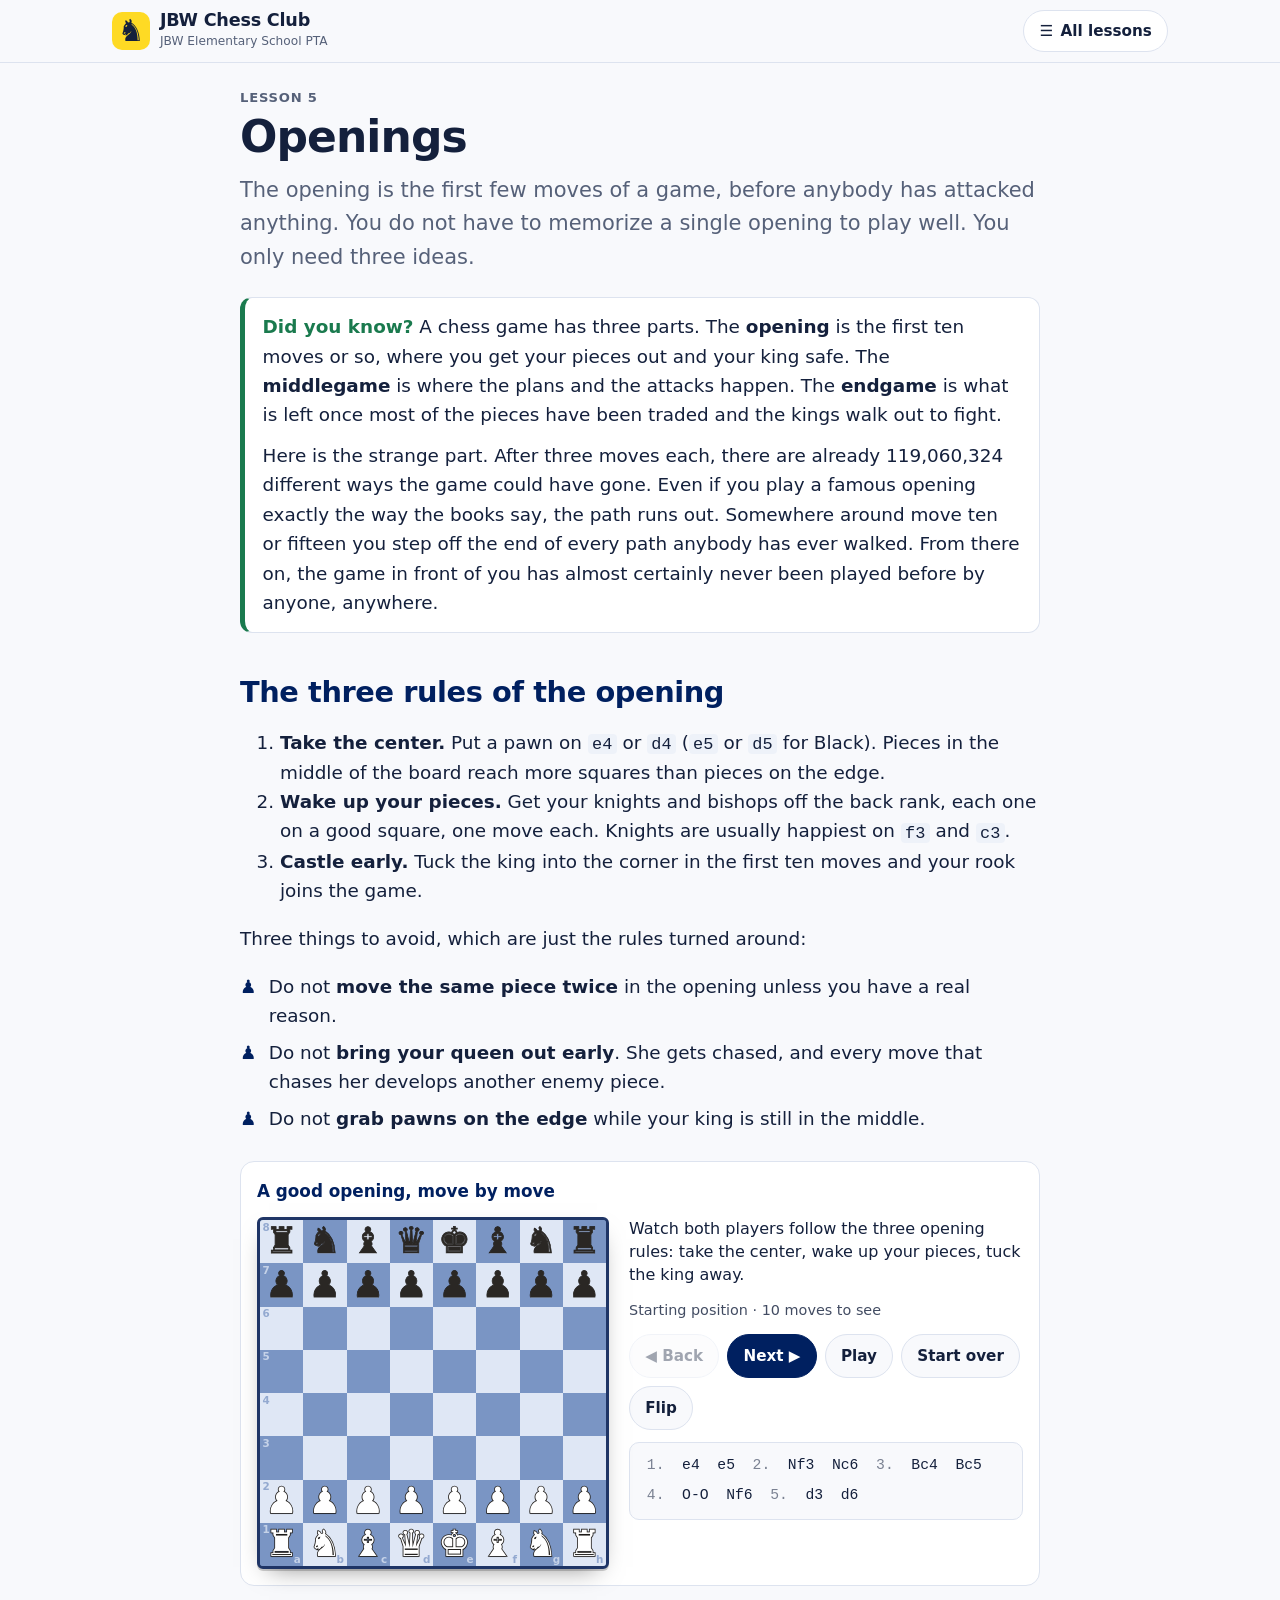
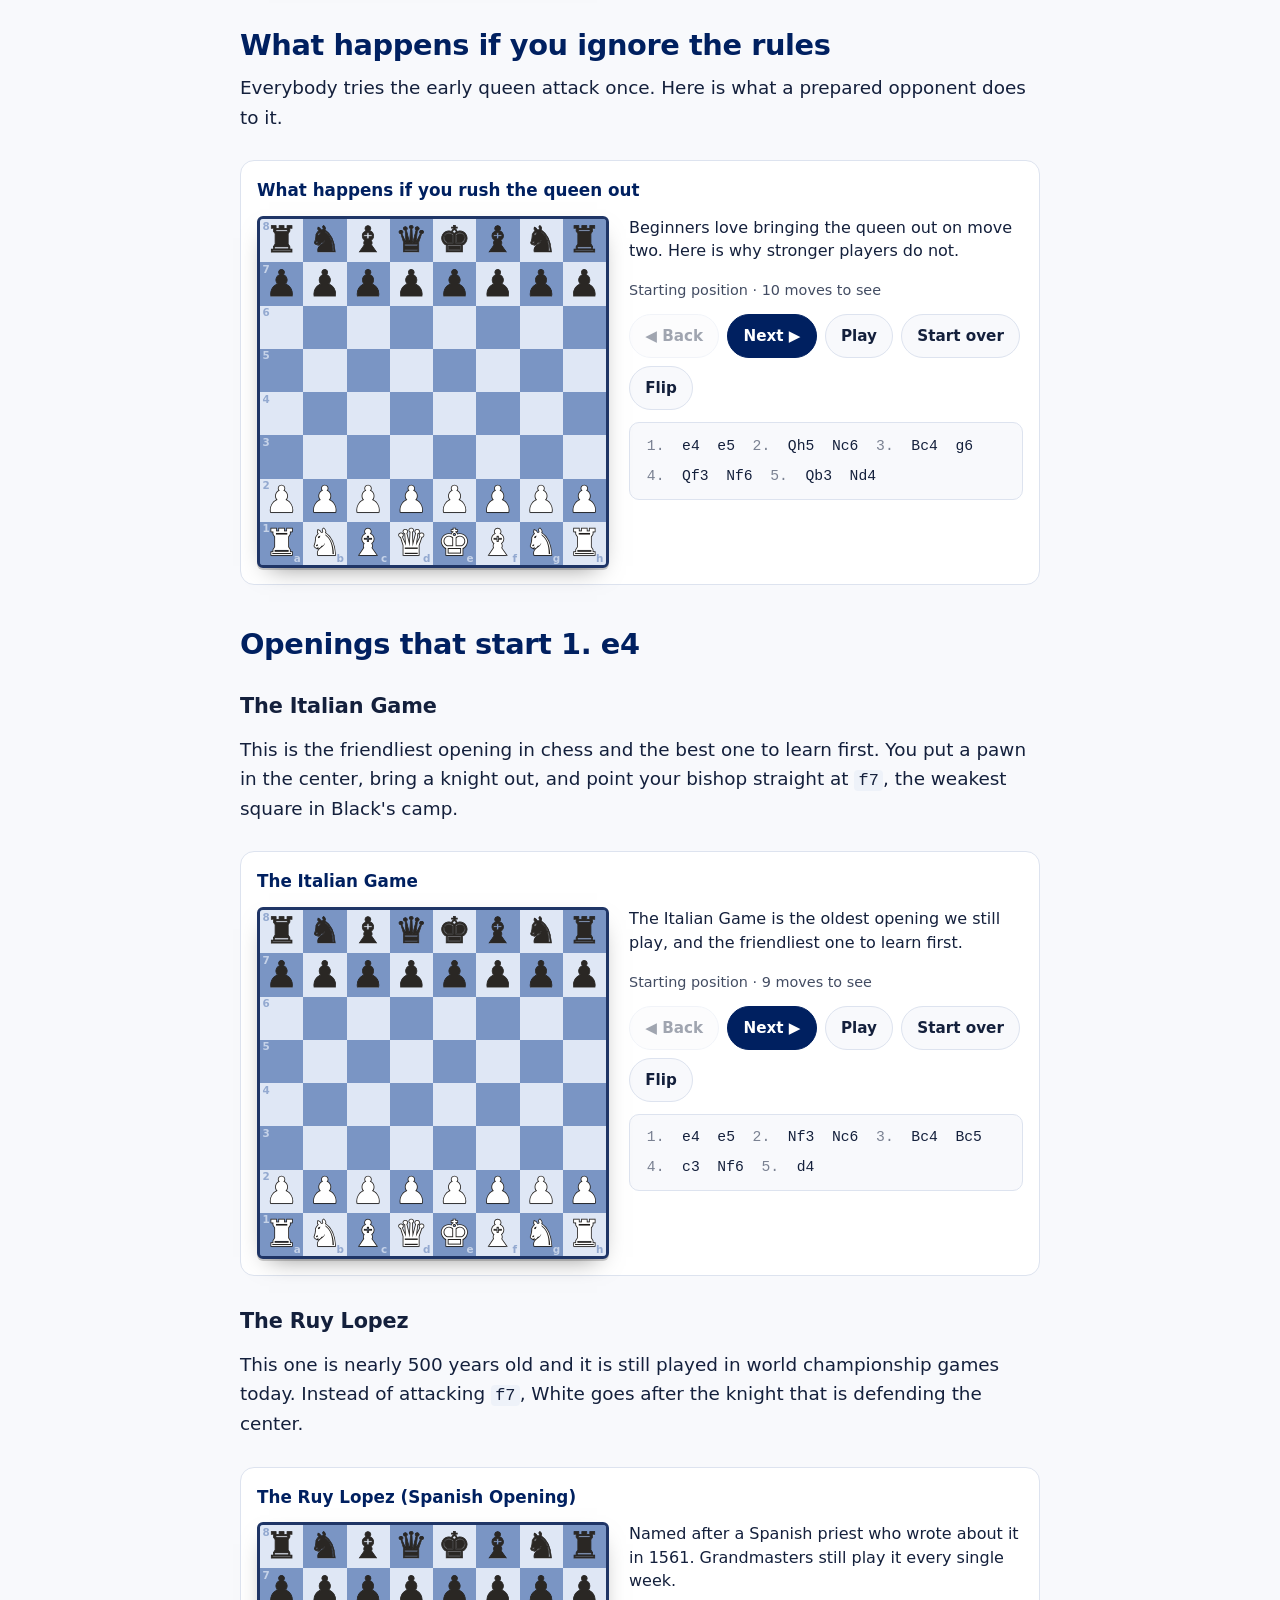
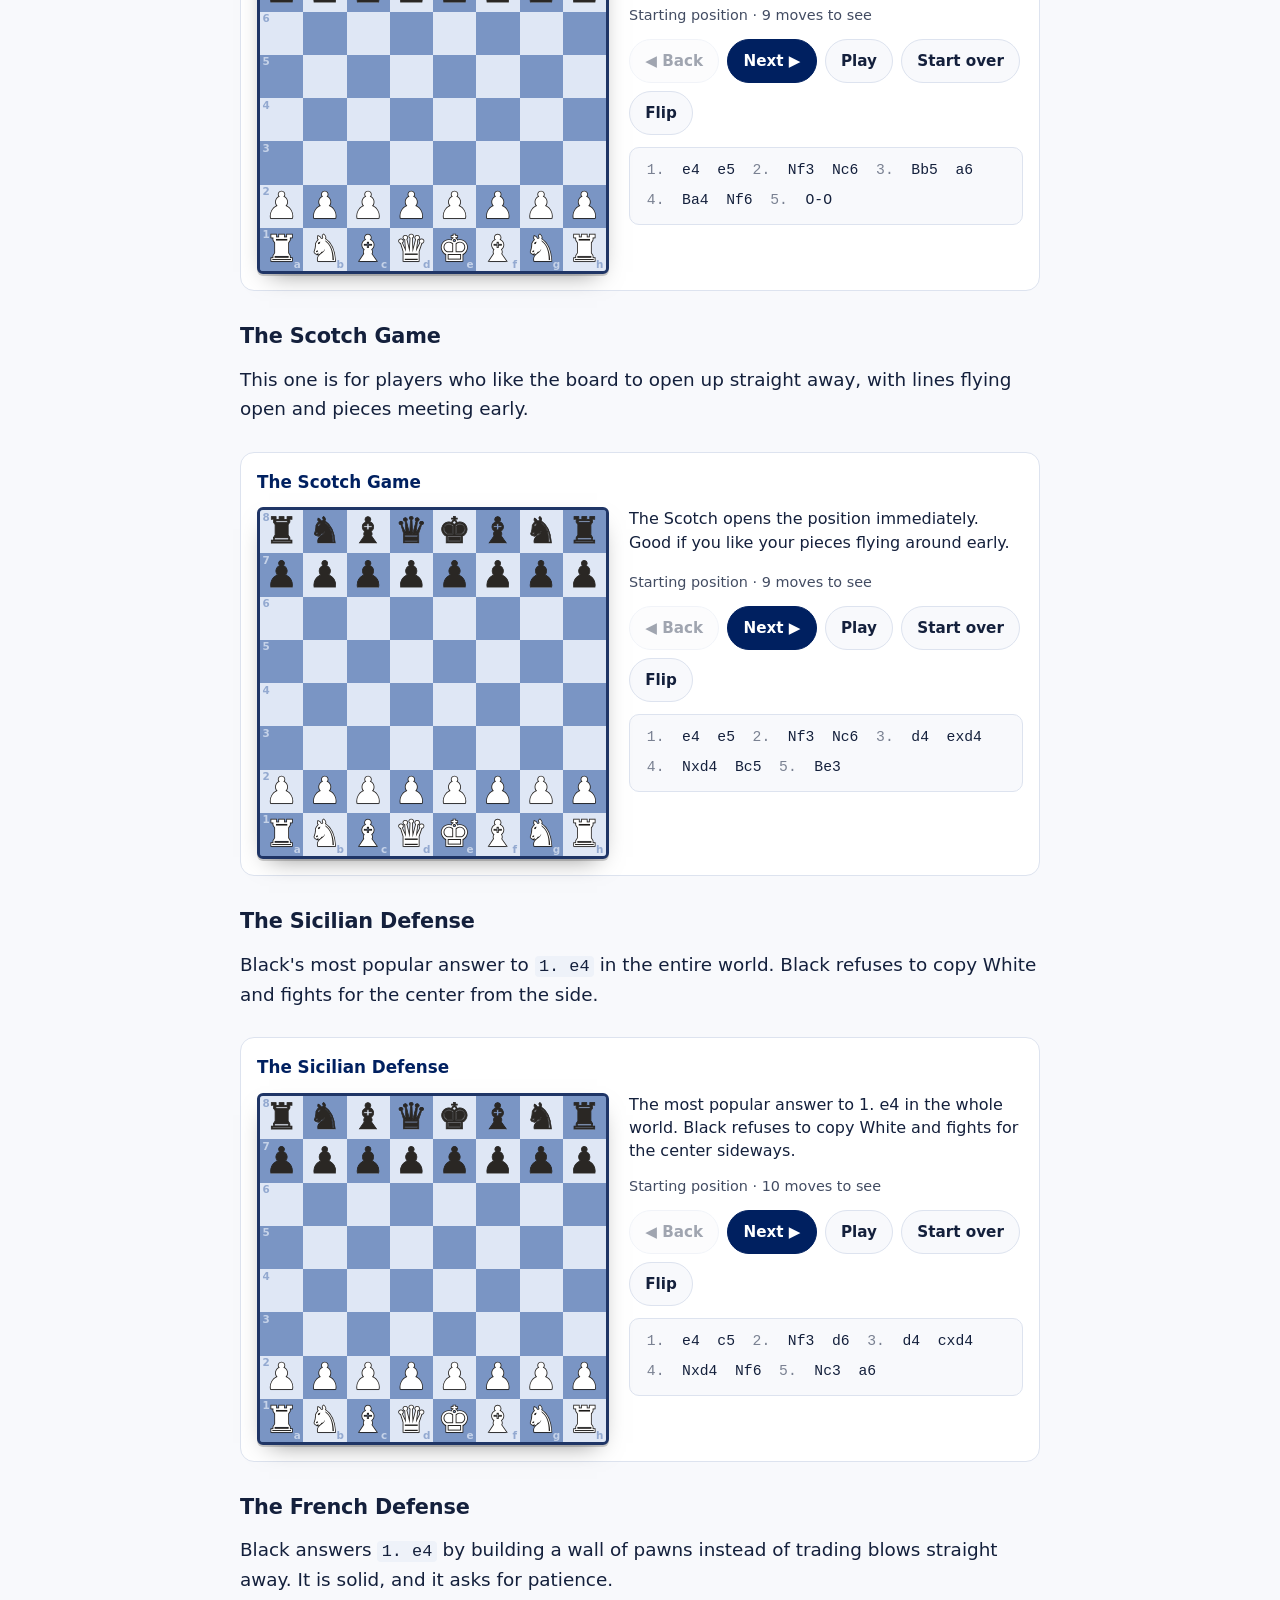
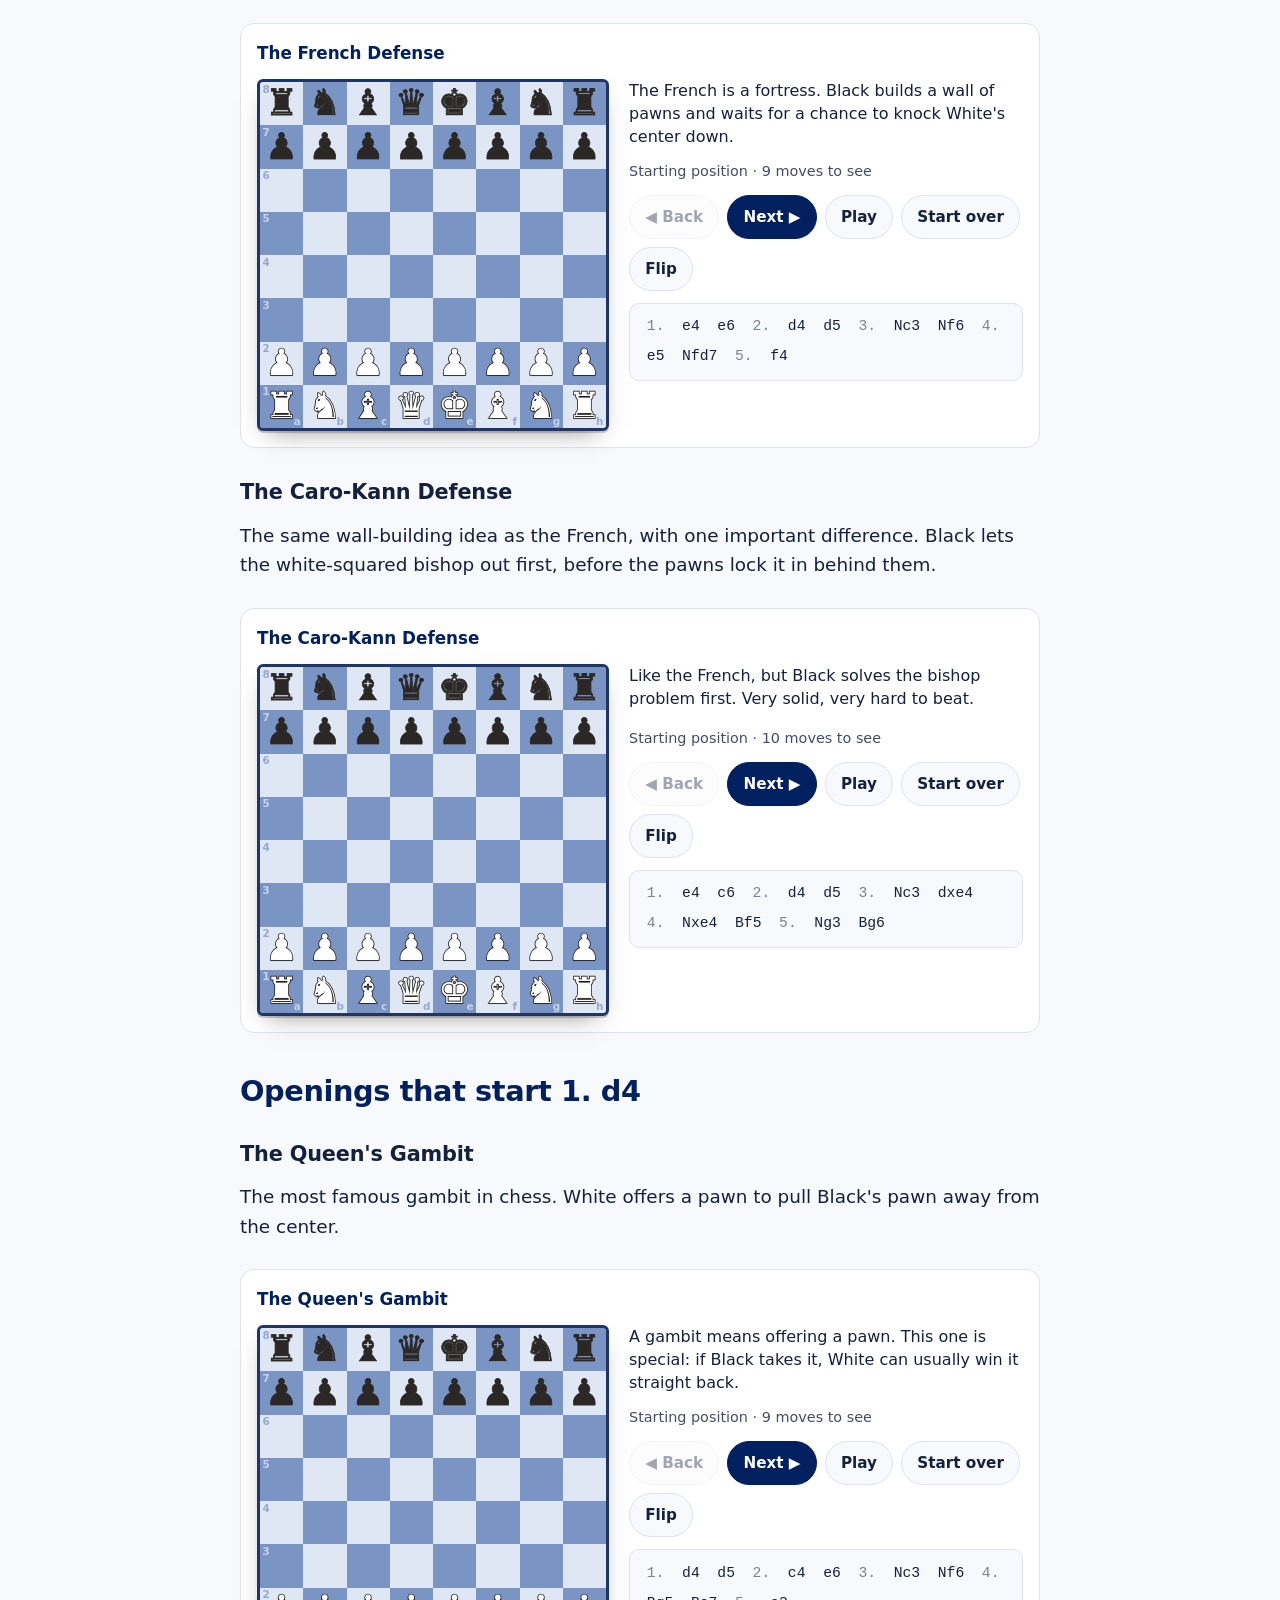
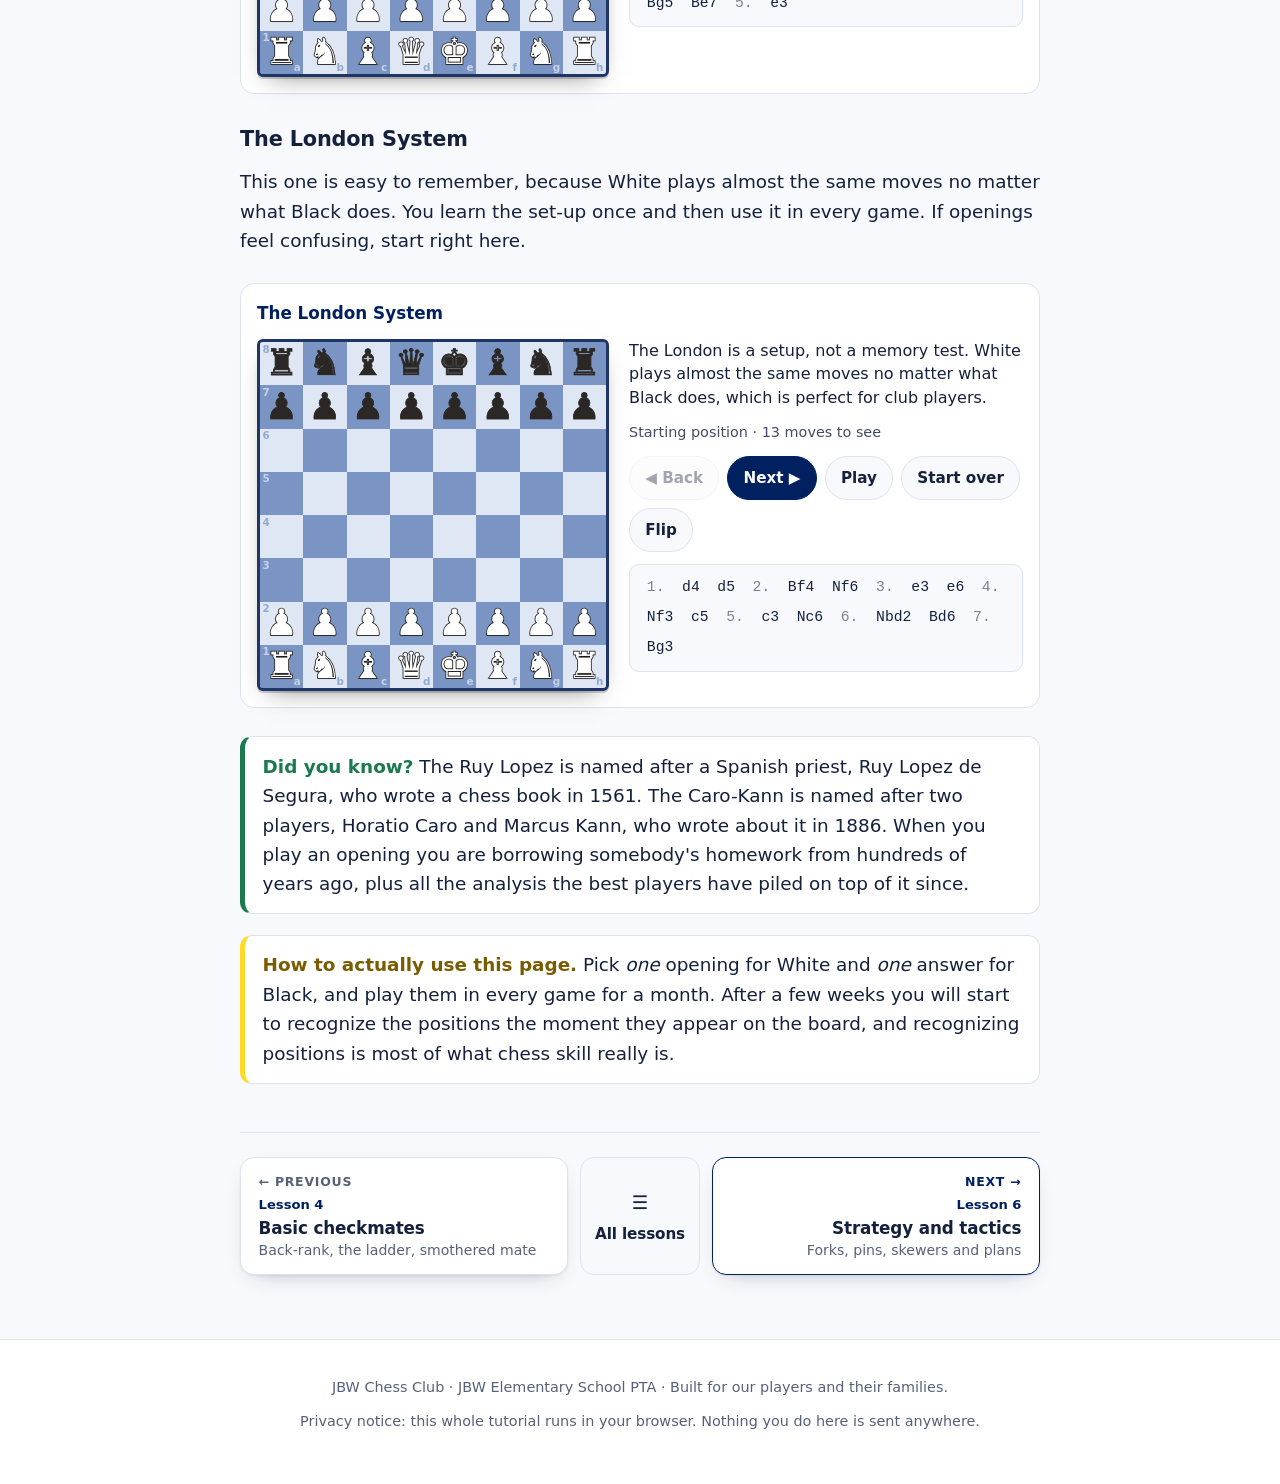
<file: openings.html>
<!DOCTYPE html>
<html lang="en">
  <head>
    <meta charset="utf-8" />
    <meta name="viewport" content="width=device-width, initial-scale=1" />
    <title>Openings &middot; JBW Chess Club</title>
    <meta name="description" content="The three rules of the opening plus interactive walkthroughs of the Italian, Ruy Lopez, Scotch, Sicilian, French, Caro-Kann, Queen's Gambit and London System." />
    <link rel="stylesheet" href="assets/css/site.css" />
    <link rel="stylesheet" href="assets/css/board.css" />
    <link rel="icon" href="data:image/svg+xml,%3Csvg xmlns='http://www.w3.org/2000/svg' viewBox='0 0 100 100'%3E%3Ctext y='.9em' font-size='90'%3E%E2%99%9E%3C/text%3E%3C/svg%3E" />
  </head>
  <body>
    <a class="skip" href="#main">Skip to the lesson</a>

    <header class="site-header">
      <div class="header-inner">
        <a class="brand" href="index.html">
          <span class="brand-mark" aria-hidden="true">&#9822;&#xFE0E;</span>
          <span>
            <strong>JBW Chess Club</strong>
            <small>JBW Elementary School PTA</small>
          </span>
        </a>
        <a class="header-link" href="lessons.html">
          <span aria-hidden="true">&#9776;</span>
          <span class="link-long">All lessons</span>
          <span class="link-short">Lessons</span>
        </a>
      </div>
    </header>

    <main id="main">
      <p class="crumb">Lesson 5</p>
      <h1>Openings</h1>
      <p class="lede">The opening is the first few moves of a game, before anybody has attacked
        anything. You do not have to memorize a single opening to play well. You only need three
        ideas.</p>

      <div class="note fact">
        <p><strong>Did you know?</strong> A chess game has three parts. The <strong>opening</strong>
        is the first ten moves or so, where you get your pieces out and your king safe. The
        <strong>middlegame</strong> is where the plans and the attacks happen. The
        <strong>endgame</strong> is what is left once most of the pieces have been traded and the
        kings walk out to fight.</p>
        <p>Here is the strange part. After three moves each, there are already 119,060,324 different
          ways the game could have gone. Even if you play a famous opening exactly the way the books
          say, the path runs out. Somewhere around move ten or fifteen you step off the end of every
          path anybody has ever walked. From there on, the game in front of you has almost certainly
          never been played before by anyone, anywhere.</p>
      </div>

      <h2>The three rules of the opening</h2>
      <ol>
        <li><strong>Take the center.</strong> Put a pawn on <code>e4</code> or <code>d4</code>
          (<code>e5</code> or <code>d5</code> for Black). Pieces in the middle of the board reach
          more squares than pieces on the edge.</li>
        <li><strong>Wake up your pieces.</strong> Get your knights and bishops off the back rank,
          each one on a good square, one move each. Knights are usually happiest on
          <code>f3</code> and <code>c3</code>.</li>
        <li><strong>Castle early.</strong> Tuck the king into the corner in the first ten moves and
          your rook joins the game.</li>
      </ol>

      <p>Three things to avoid, which are just the rules turned around:</p>
      <ul class="checklist">
        <li>Do not <strong>move the same piece twice</strong> in the opening unless you have a real reason.</li>
        <li>Do not <strong>bring your queen out early</strong>. She gets chased, and every move that chases her develops another enemy piece.</li>
        <li>Do not <strong>grab pawns on the edge</strong> while your king is still in the middle.</li>
      </ul>

      <figure data-widget="stepper" data-lesson="openings/good-start"></figure>



      <h2>What happens if you ignore the rules</h2>
      <p>
        Everybody tries the early queen attack once. Here is what a prepared opponent does to it.
      </p>

      <figure data-widget="stepper" data-lesson="openings/queen-out-early"></figure>

      <h2>Openings that start 1. e4</h2>

      <h3>The Italian Game</h3>
      <p>This is the friendliest opening in chess and the best one to learn first. You put a pawn in
        the center, bring a knight out, and point your bishop straight at <code>f7</code>, the
        weakest square in Black's camp.</p>
      <figure data-widget="stepper" data-lesson="openings/italian"></figure>

      <h3>The Ruy Lopez</h3>
      <p>This one is nearly 500 years old and it is still played in world championship games today.
        Instead of attacking <code>f7</code>, White goes after the knight that is defending the
        center.</p>
      <figure data-widget="stepper" data-lesson="openings/ruy-lopez"></figure>

      <h3>The Scotch Game</h3>
      <p>This one is for players who like the board to open up straight away, with lines flying open
        and pieces meeting early.</p>
      <figure data-widget="stepper" data-lesson="openings/scotch"></figure>

      <h3>The Sicilian Defense</h3>
      <p>
        Black's most popular answer to <code>1. e4</code> in the entire world. Black refuses to copy
        White and fights for the center from the side.
      </p>
      <figure data-widget="stepper" data-lesson="openings/sicilian"></figure>

      <h3>The French Defense</h3>
      <p>Black answers <code>1. e4</code> by building a wall of pawns instead of trading blows
        straight away. It is solid, and it asks for patience.</p>
      <figure data-widget="stepper" data-lesson="openings/french"></figure>

      <h3>The Caro-Kann Defense</h3>
      <p>The same wall-building idea as the French, with one important difference. Black lets the
        white-squared bishop out first, before the pawns lock it in behind them.</p>
      <figure data-widget="stepper" data-lesson="openings/caro-kann"></figure>

      <h2>Openings that start 1. d4</h2>

      <h3>The Queen's Gambit</h3>
      <p>
        The most famous gambit in chess. White offers a pawn to pull Black's pawn away from the center.
      </p>
      <figure data-widget="stepper" data-lesson="openings/queens-gambit"></figure>

      <h3>The London System</h3>
      <p>This one is easy to remember, because White plays almost the same moves no matter what
        Black does. You learn the set-up once and then use it in every game. If openings feel
        confusing, start right here.</p>
      <figure data-widget="stepper" data-lesson="openings/london"></figure>

      <div class="note fact">
        <p><strong>Did you know?</strong> The Ruy Lopez is named after a Spanish priest, Ruy Lopez
        de Segura, who wrote a chess book in 1561. The Caro-Kann is named after two players, Horatio Caro and Marcus Kann,
        who wrote about it in 1886. When you play an opening you are borrowing somebody's homework
        from hundreds of years ago, plus all the analysis the best players have piled on top of it
        since.</p>
      </div>

      <div class="note rule">
        <p><strong>How to actually use this page.</strong> Pick <em>one</em> opening for White and
          <em>one</em> answer for Black, and play them in every game for a month. After a few weeks
          you will start to recognize the positions the moment they appear on the board, and
          recognizing positions is most of what chess skill really is.</p>
      </div>

      <nav class="lesson-nav" aria-label="Move between lessons">
        <a class="lesson-step prev" href="checkmates.html">
          <span class="dir"><span aria-hidden="true">&larr;</span> Previous</span>
          <span class="step-num">Lesson 4</span>
          <span class="step-title">Basic checkmates</span>
          <span class="step-sub">Back-rank, the ladder, smothered mate</span>
        </a>
        <a class="lesson-step all" href="lessons.html">
          <span aria-hidden="true">&#9776;</span>
          <span class="step-title">All lessons</span>
        </a>
        <a class="lesson-step next" href="strategy.html">
          <span class="dir">Next <span aria-hidden="true">&rarr;</span></span>
          <span class="step-num">Lesson 6</span>
          <span class="step-title">Strategy and tactics</span>
          <span class="step-sub">Forks, pins, skewers and plans</span>
        </a>
      </nav>
    </main>

    <footer class="site-footer">
      <p>JBW Chess Club &middot; JBW Elementary School PTA &middot; Built for our players and their families.</p>
      <p>Privacy notice: this whole tutorial runs in your browser. Nothing you do here is sent anywhere.</p>
    </footer>

    <script type="module" src="assets/js/main.js"></script>
  </body>
</html>
</file>
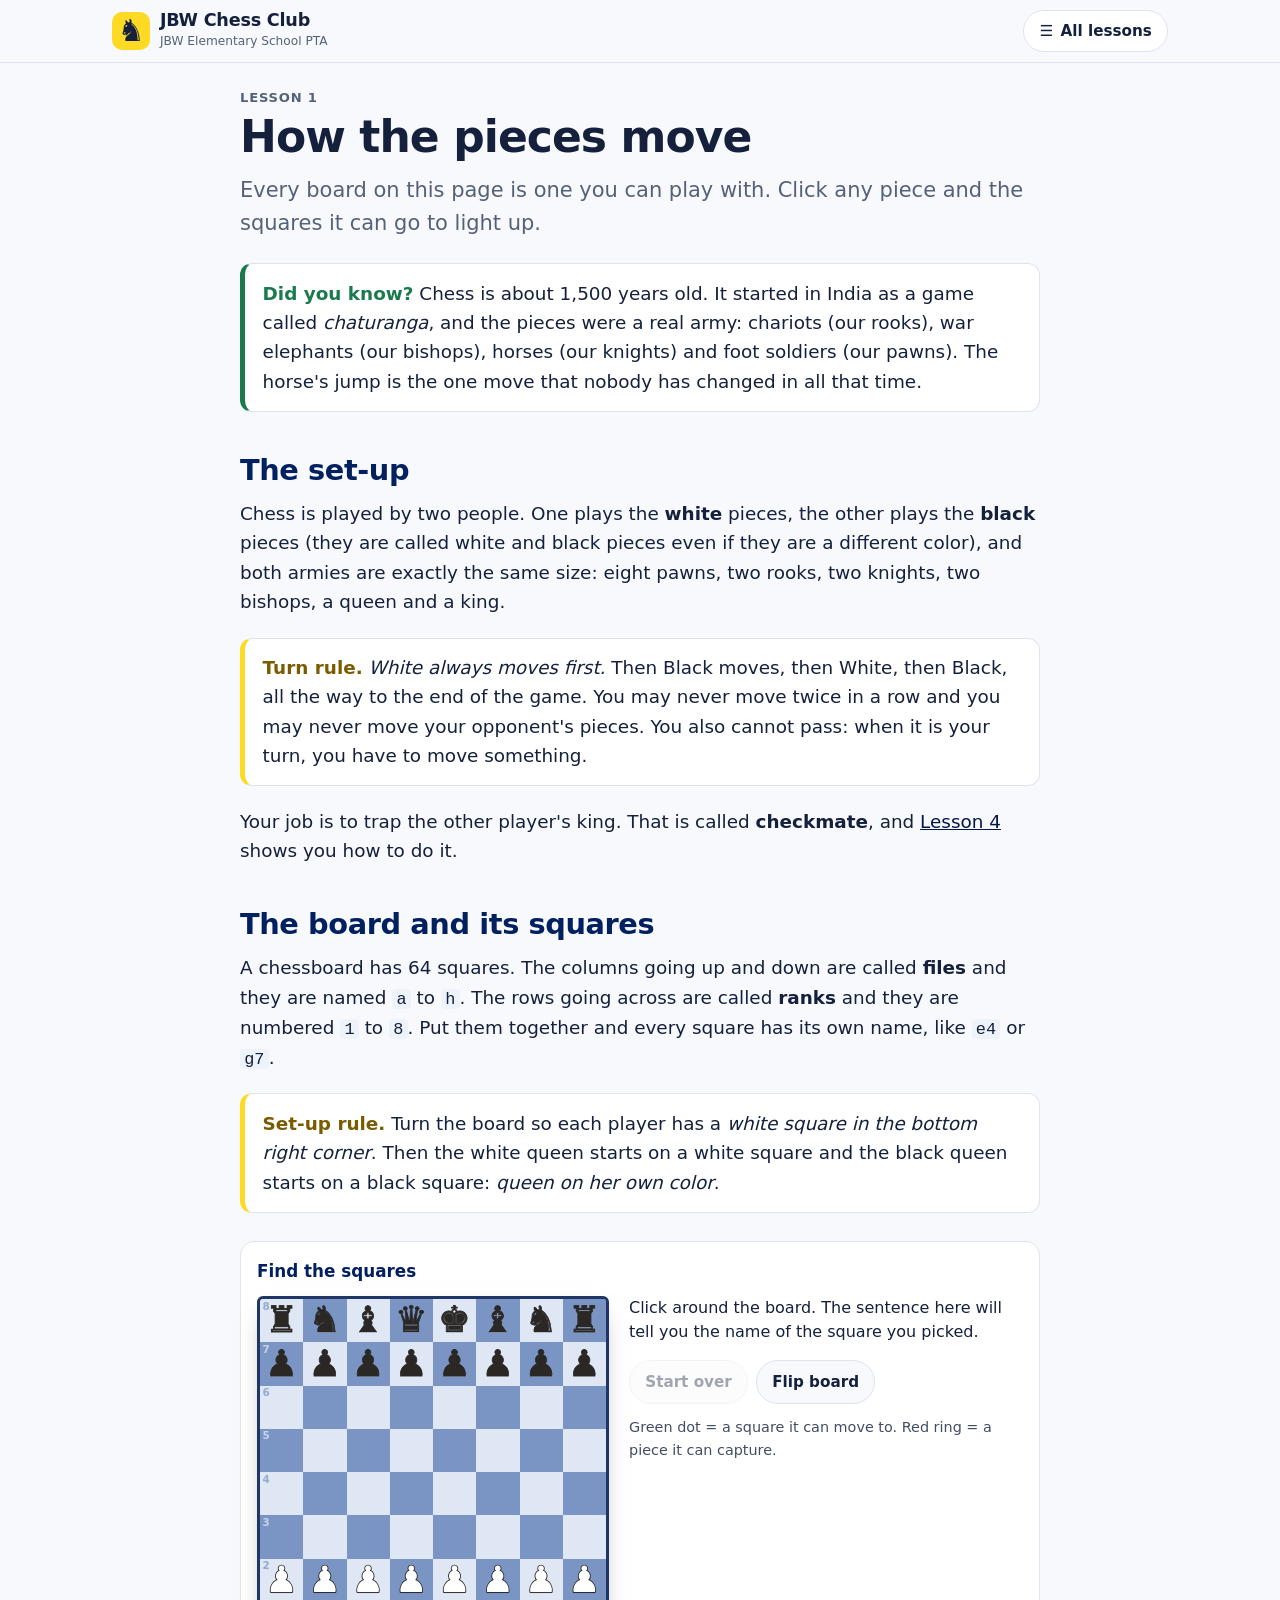
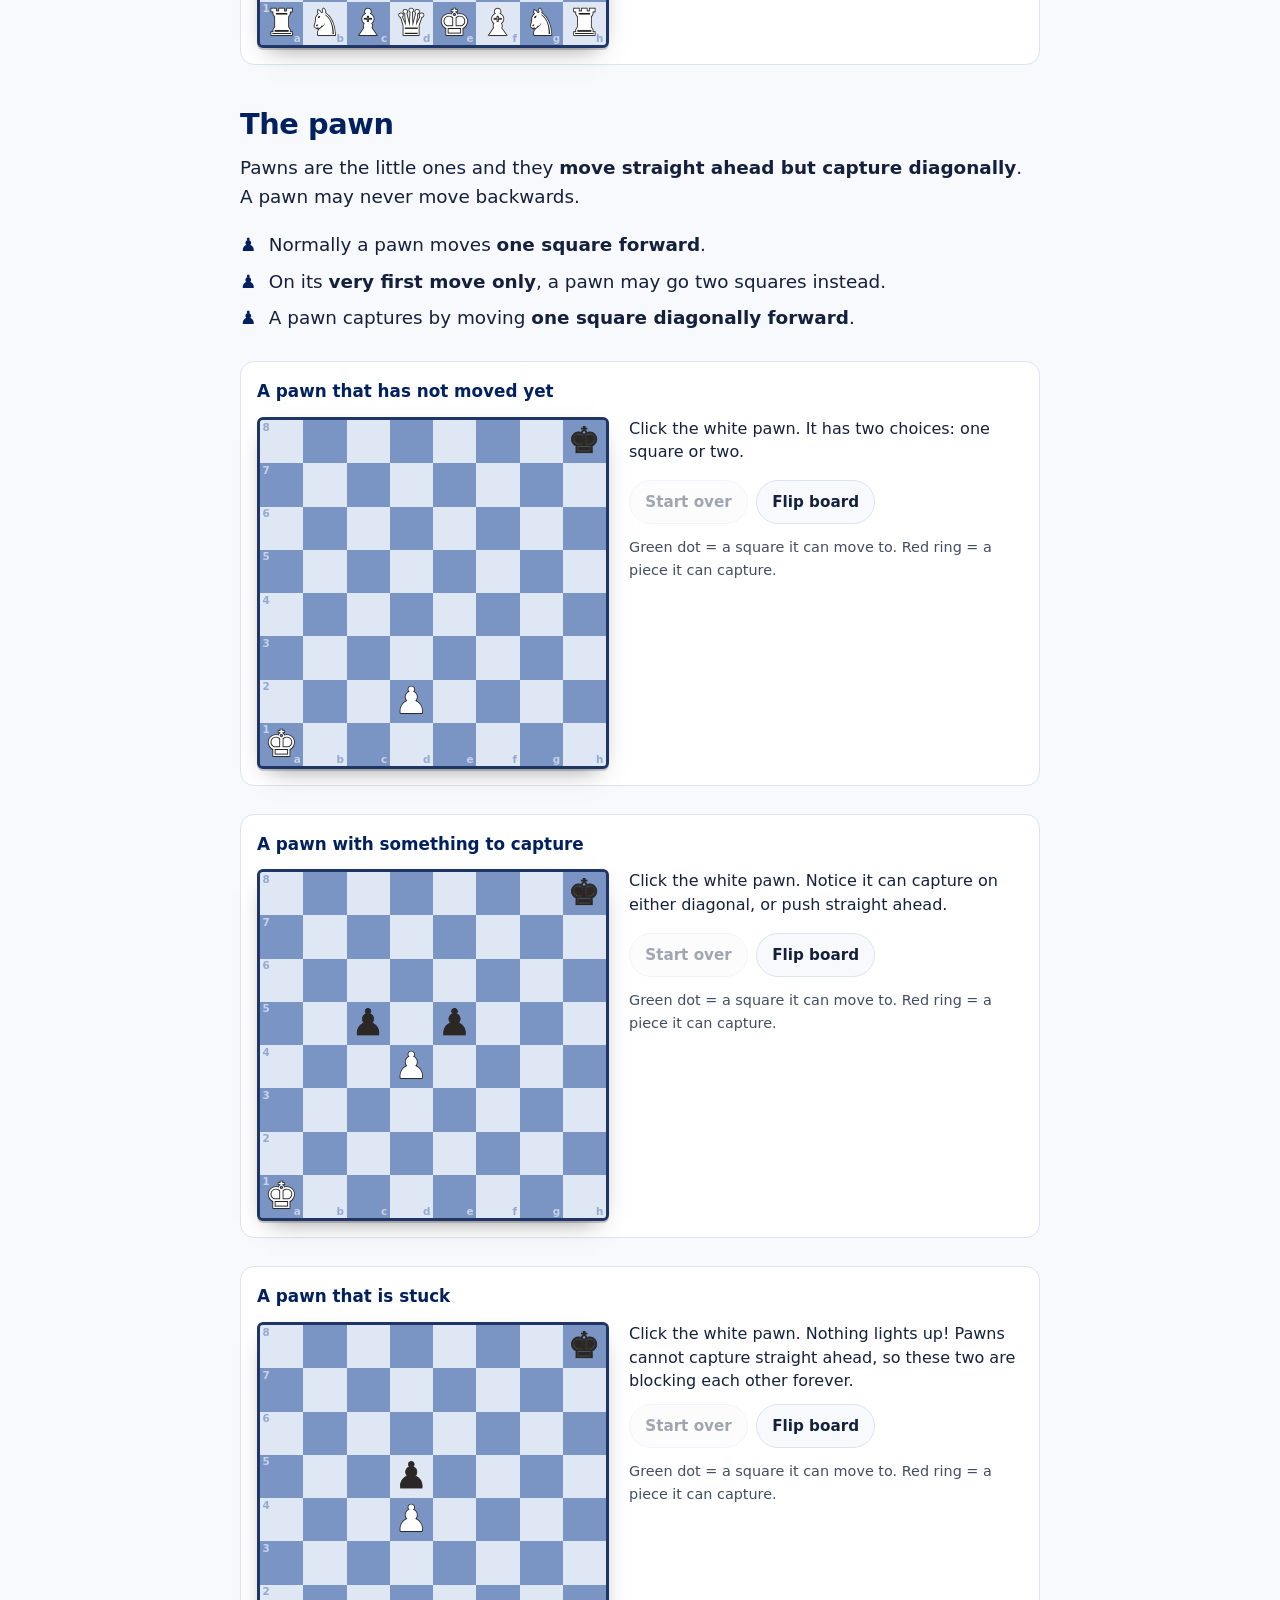
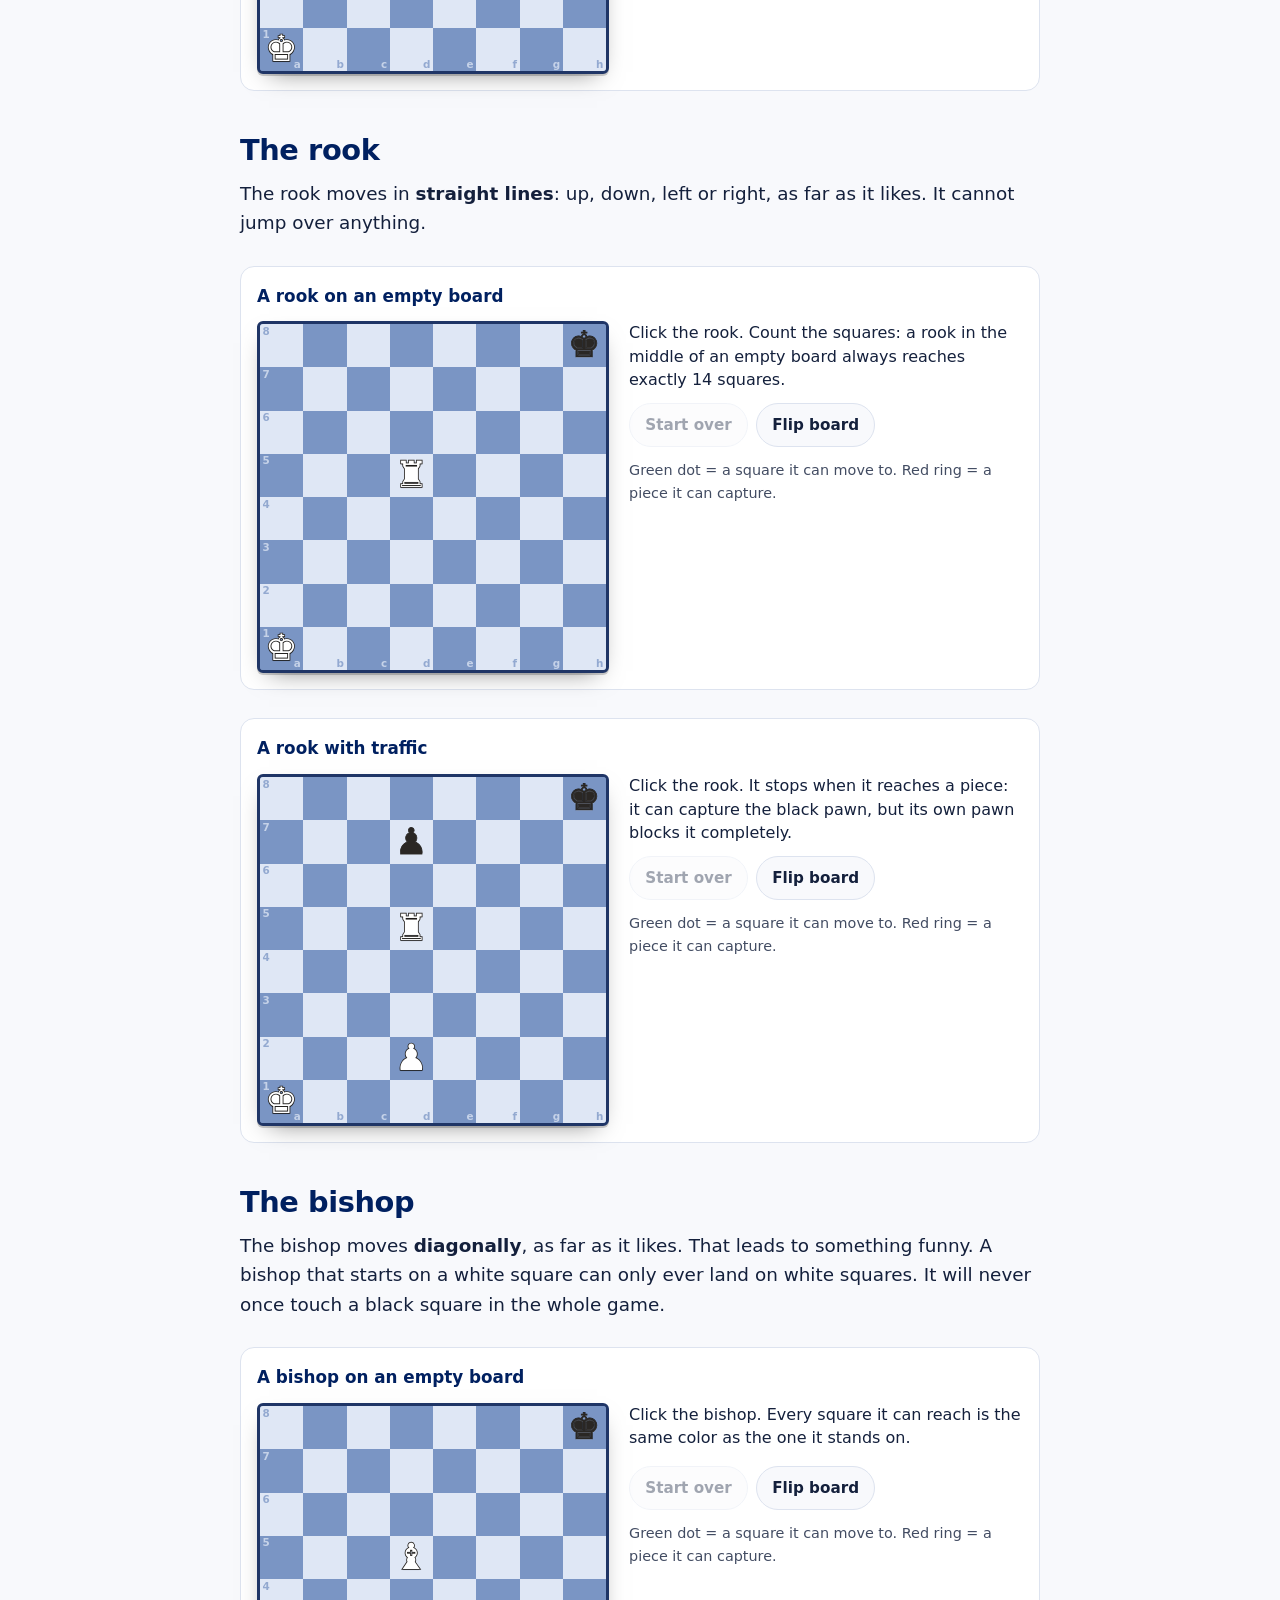
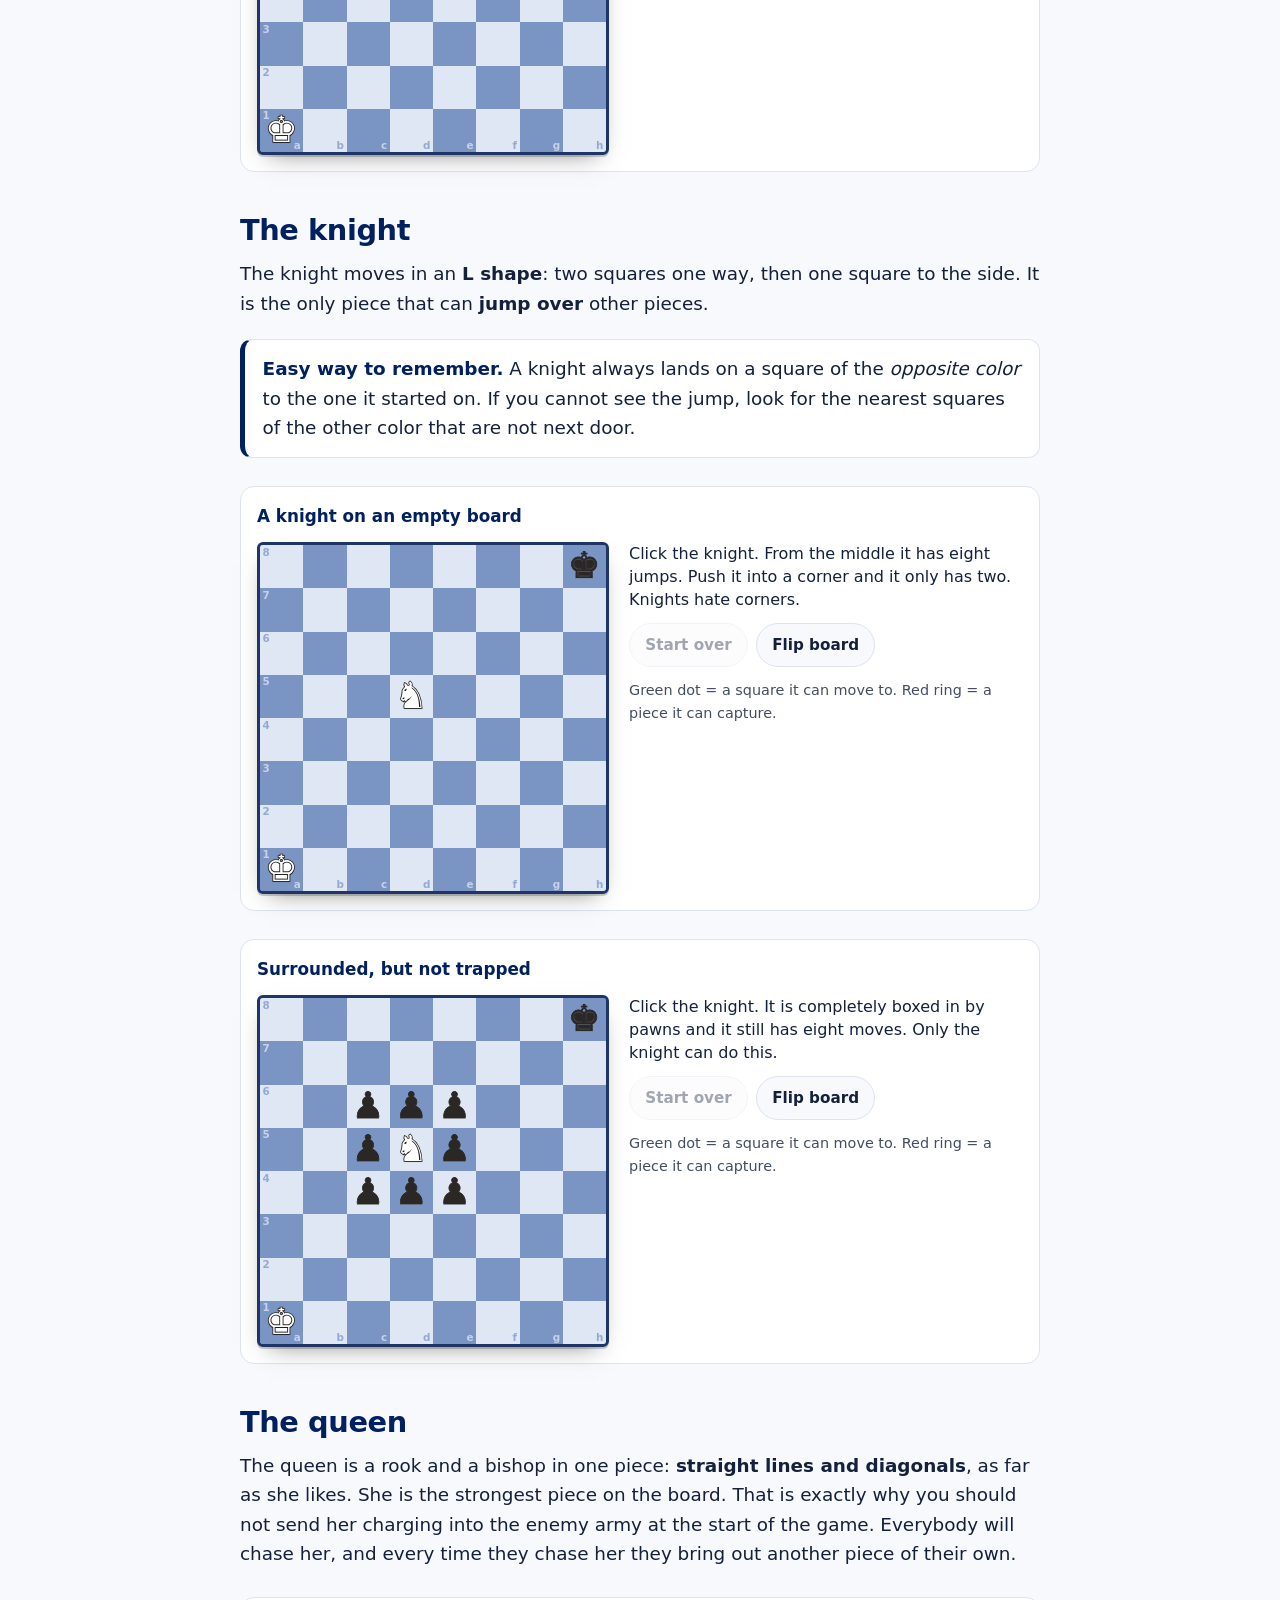
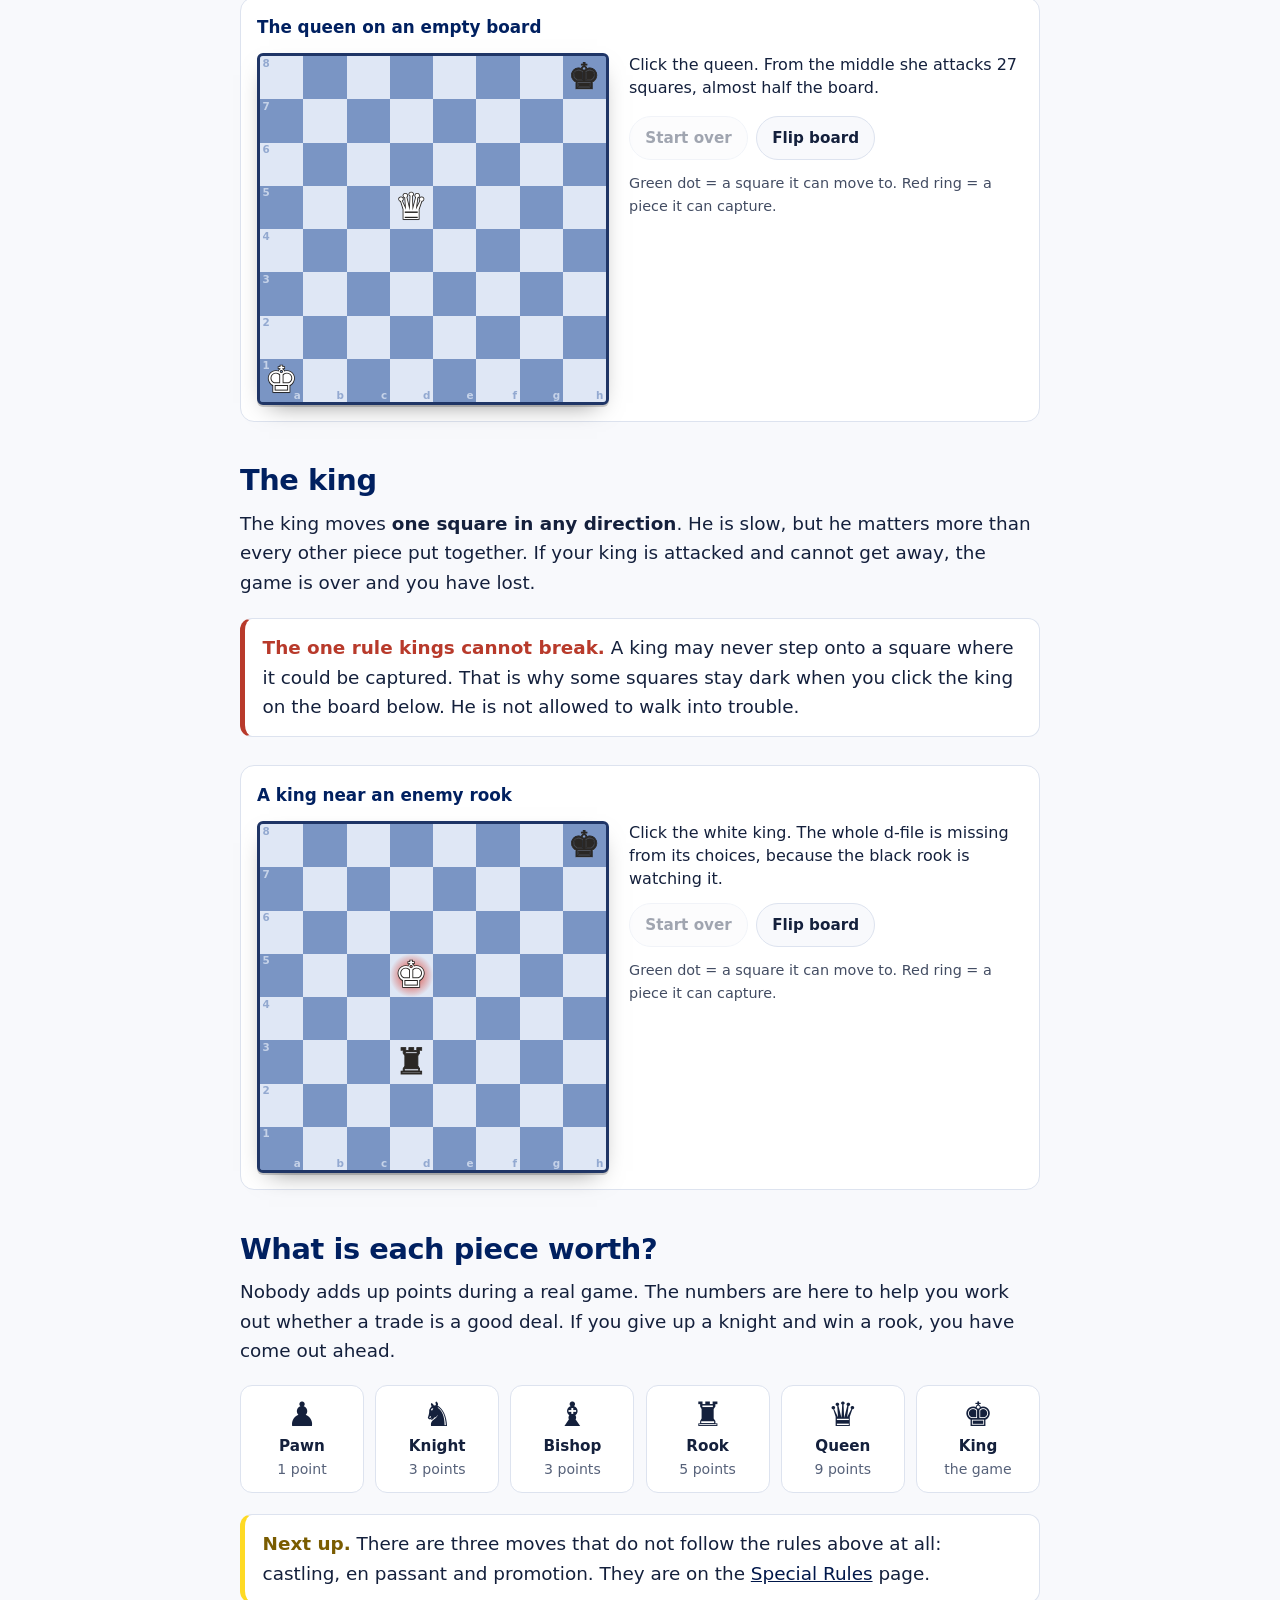
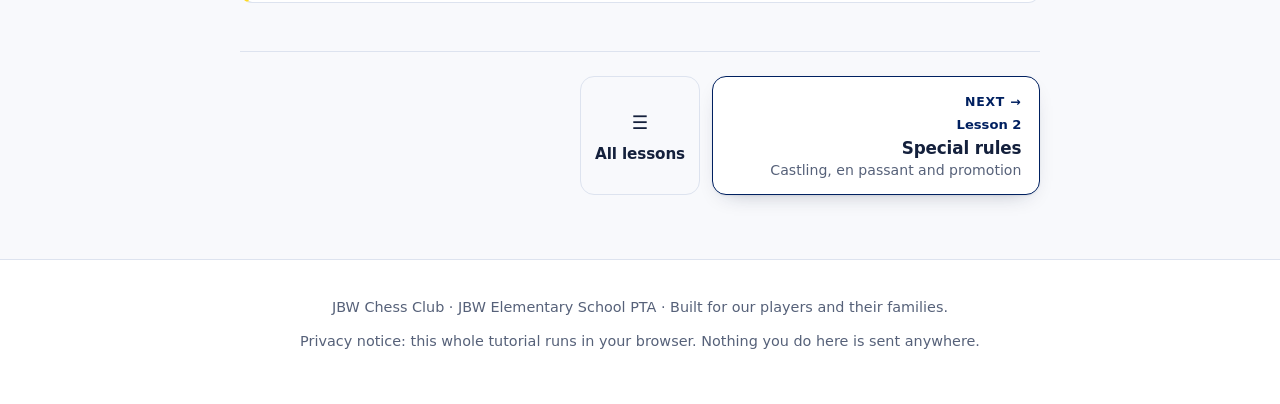
<file: pieces.html>
<!DOCTYPE html>
<html lang="en">
  <head>
    <meta charset="utf-8" />
    <meta name="viewport" content="width=device-width, initial-scale=1" />
    <title>How the pieces move &middot; JBW Chess Club</title>
    <meta name="description" content="Interactive boards showing how the pawn, rook, bishop, knight, queen and king move, for beginners at the JBW Chess Club." />
    <link rel="stylesheet" href="assets/css/site.css" />
    <link rel="stylesheet" href="assets/css/board.css" />
    <link rel="icon" href="data:image/svg+xml,%3Csvg xmlns='http://www.w3.org/2000/svg' viewBox='0 0 100 100'%3E%3Ctext y='.9em' font-size='90'%3E%E2%99%9E%3C/text%3E%3C/svg%3E" />
  </head>
  <body>
    <a class="skip" href="#main">Skip to the lesson</a>

    <header class="site-header">
      <div class="header-inner">
        <a class="brand" href="index.html">
          <span class="brand-mark" aria-hidden="true">&#9822;&#xFE0E;</span>
          <span>
            <strong>JBW Chess Club</strong>
            <small>JBW Elementary School PTA</small>
          </span>
        </a>
        <a class="header-link" href="lessons.html">
          <span aria-hidden="true">&#9776;</span>
          <span class="link-long">All lessons</span>
          <span class="link-short">Lessons</span>
        </a>
      </div>
    </header>

    <main id="main">
      <p class="crumb">Lesson 1</p>
      <h1>How the pieces move</h1>
      <p class="lede">Every board on this page is one you can play with. Click any piece and the
        squares it can go to light up.</p>

      <div class="note fact">
        <p><strong>Did you know?</strong> Chess is about 1,500 years old. It started in India as a game called
        <em>chaturanga</em>, and the pieces were a real army: chariots (our rooks), war elephants
        (our bishops), horses (our knights) and foot soldiers (our pawns). The horse's jump is the
        one move that nobody has changed in all that time.</p>
      </div>

      <h2>The set-up</h2>
      <p>
        Chess is played by two people. One plays the <strong>white</strong> pieces, the other plays
        the <strong>black</strong> pieces (they are called white and black pieces even if they are a different color), and both armies are exactly the same size: eight pawns,
        two rooks, two knights, two bishops, a queen and a king.
      </p>
      <div class="note rule">
        <p><strong>Turn rule.</strong> <em>White always moves first.</em> Then Black moves, then
        White, then Black, all the way to the end of the game. You may never move twice in a row and
        you may never move your opponent's pieces. You also cannot pass: when it is your turn, you
        have to move something.</p>
      </div>
      <p>
        Your job is to trap the other player's king. That is called <strong>checkmate</strong>, and
        <a href="checkmates.html">Lesson 4</a> shows you how to do it.
      </p>

      <h2>The board and its squares</h2>
      <p>
        A chessboard has 64 squares. The columns going up and down are called <strong>files</strong>
        and they are named <code>a</code> to <code>h</code>. The rows going across are called
        <strong>ranks</strong> and they are numbered <code>1</code> to <code>8</code>. Put them
        together and every square has its own name, like <code>e4</code> or <code>g7</code>.
      </p>
      <div class="note rule">
        <p><strong>Set-up rule.</strong> Turn the board so each player has a <em>white square in the
        bottom right corner</em>. Then the white queen starts on a white square and the black queen
        starts on a black square: <em>queen on her own color</em>.</p>
      </div>

      <figure data-widget="explorer" data-title="Find the squares" data-squares="true" data-turns="true"
              data-prompt="Click around the board. The sentence here will tell you the name of the square you picked."></figure>

      <h2>The pawn</h2>
      <p>
        Pawns are the little ones and they <strong>move straight ahead but capture diagonally</strong>. A pawn may never move backwards.
      </p>
      <ul class="checklist">
        <li>Normally a pawn moves <strong>one square forward</strong>.</li>
        <li>On its <strong>very first move only</strong>, a pawn may go two squares instead.</li>
        <li>A pawn captures by moving <strong>one square diagonally forward</strong>.</li>
      </ul>

      <figure data-widget="explorer" data-fen="7k/8/8/8/8/8/3P4/K7 w - - 0 1"
              data-title="A pawn that has not moved yet"
              data-prompt="Click the white pawn. It has two choices: one square or two."></figure>

      <figure data-widget="explorer" data-fen="7k/8/8/2p1p3/3P4/8/8/K7 w - - 0 1"
              data-title="A pawn with something to capture"
              data-prompt="Click the white pawn. Notice it can capture on either diagonal, or push straight ahead."></figure>

      <figure data-widget="explorer" data-fen="7k/8/8/3p4/3P4/8/8/K7 w - - 0 1"
              data-title="A pawn that is stuck"
              data-prompt="Click the white pawn. Nothing lights up! Pawns cannot capture straight ahead, so these two are blocking each other forever."></figure>

      <h2>The rook</h2>
      <p>
        The rook moves in <strong>straight lines</strong>: up, down, left or right, as far as it likes.
        It cannot jump over anything.
      </p>

      <figure data-widget="explorer" data-fen="7k/8/8/3R4/8/8/8/K7 w - - 0 1"
              data-title="A rook on an empty board"
              data-prompt="Click the rook. Count the squares: a rook in the middle of an empty board always reaches exactly 14 squares."></figure>

      <figure data-widget="explorer" data-fen="7k/3p4/8/3R4/8/8/3P4/K7 w - - 0 1"
              data-title="A rook with traffic"
              data-prompt="Click the rook. It stops when it reaches a piece: it can capture the black pawn, but its own pawn blocks it completely."></figure>

      <h2>The bishop</h2>
      <p>The bishop moves <strong>diagonally</strong>, as far as it likes. That leads to something
        funny. A bishop that starts on a white square can only ever land on white squares. It will
        never once touch a black square in the whole game.</p>

      <figure data-widget="explorer" data-fen="7k/8/8/3B4/8/8/8/K7 w - - 0 1"
              data-title="A bishop on an empty board"
              data-prompt="Click the bishop. Every square it can reach is the same color as the one it stands on."></figure>

      <h2>The knight</h2>
      <p>
        The knight moves in an <strong>L shape</strong>: two squares one way, then one square
        to the side. It is the only piece that can <strong>jump over</strong> other pieces.
      </p>
      <div class="note">
        <p><strong>Easy way to remember.</strong> A knight always lands on a square of the
        <em>opposite color</em> to the one it started on. If you cannot see the jump, look for the
        nearest squares of the other color that are not next door.</p>
      </div>

      <figure data-widget="explorer" data-fen="7k/8/8/3N4/8/8/8/K7 w - - 0 1"
              data-title="A knight on an empty board"
              data-prompt="Click the knight. From the middle it has eight jumps. Push it into a corner and it only has two. Knights hate corners."></figure>

      <figure data-widget="explorer" data-fen="7k/8/2ppp3/2pNp3/2ppp3/8/8/K7 w - - 0 1"
              data-title="Surrounded, but not trapped"
              data-prompt="Click the knight. It is completely boxed in by pawns and it still has eight moves. Only the knight can do this."></figure>

      <h2>The queen</h2>
      <p>The queen is a rook and a bishop in one piece: <strong>straight lines and
        diagonals</strong>, as far as she likes. She is the strongest piece on the board. That is
        exactly why you should not send her charging into the enemy army at the start of the game.
        Everybody will chase her, and every time they chase her they bring out another piece of
        their own.</p>

      <figure data-widget="explorer" data-fen="7k/8/8/3Q4/8/8/8/K7 w - - 0 1"
              data-title="The queen on an empty board"
              data-prompt="Click the queen. From the middle she attacks 27 squares, almost half the board."></figure>

      <h2>The king</h2>
      <p>The king moves <strong>one square in any direction</strong>. He is slow, but he matters
        more than every other piece put together. If your king is attacked and cannot get away, the
        game is over and you have lost.</p>
      <div class="note warn">
        <p><strong>The one rule kings cannot break.</strong> A king may never step onto a square
          where it could be captured. That is why some squares stay dark when you click the king on
          the board below. He is not allowed to walk into trouble.</p>
      </div>

      <figure data-widget="explorer" data-fen="7k/8/8/3K4/8/3r4/8/8 w - - 0 1"
              data-title="A king near an enemy rook"
              data-prompt="Click the white king. The whole d-file is missing from its choices, because the black rook is watching it."></figure>

      <h2>What is each piece worth?</h2>
      <p>Nobody adds up points during a real game. The numbers are here to help you work out whether
        a trade is a good deal. If you give up a knight and win a rook, you have come out ahead.</p>

      <ul class="value-list">
        <li><span class="glyph" aria-hidden="true">&#9823;&#xFE0E;</span><span class="name">Pawn</span><span class="pts">1 point</span></li>
        <li><span class="glyph" aria-hidden="true">&#9822;&#xFE0E;</span><span class="name">Knight</span><span class="pts">3 points</span></li>
        <li><span class="glyph" aria-hidden="true">&#9821;&#xFE0E;</span><span class="name">Bishop</span><span class="pts">3 points</span></li>
        <li><span class="glyph" aria-hidden="true">&#9820;&#xFE0E;</span><span class="name">Rook</span><span class="pts">5 points</span></li>
        <li><span class="glyph" aria-hidden="true">&#9819;&#xFE0E;</span><span class="name">Queen</span><span class="pts">9 points</span></li>
        <li><span class="glyph" aria-hidden="true">&#9818;&#xFE0E;</span><span class="name">King</span><span class="pts">the game</span></li>
      </ul>

      <div class="note rule">
        <p><strong>Next up.</strong> There are three moves that do not follow the rules above at all:
        castling, en passant and promotion. They are on the
        <a href="special-rules.html">Special Rules</a> page.</p>
      </div>

      <nav class="lesson-nav" aria-label="Move between lessons">
        <span class="lesson-step empty" aria-hidden="true"></span>
        <a class="lesson-step all" href="lessons.html">
          <span aria-hidden="true">&#9776;</span>
          <span class="step-title">All lessons</span>
        </a>
        <a class="lesson-step next" href="special-rules.html">
          <span class="dir">Next <span aria-hidden="true">&rarr;</span></span>
          <span class="step-num">Lesson 2</span>
          <span class="step-title">Special rules</span>
          <span class="step-sub">Castling, en passant and promotion</span>
        </a>
      </nav>
    </main>

    <footer class="site-footer">
      <p>JBW Chess Club &middot; JBW Elementary School PTA &middot; Built for our players and their families.</p>
      <p>Privacy notice: this whole tutorial runs in your browser. Nothing you do here is sent anywhere.</p>
    </footer>

    <script type="module" src="assets/js/main.js"></script>
  </body>
</html>
</file>
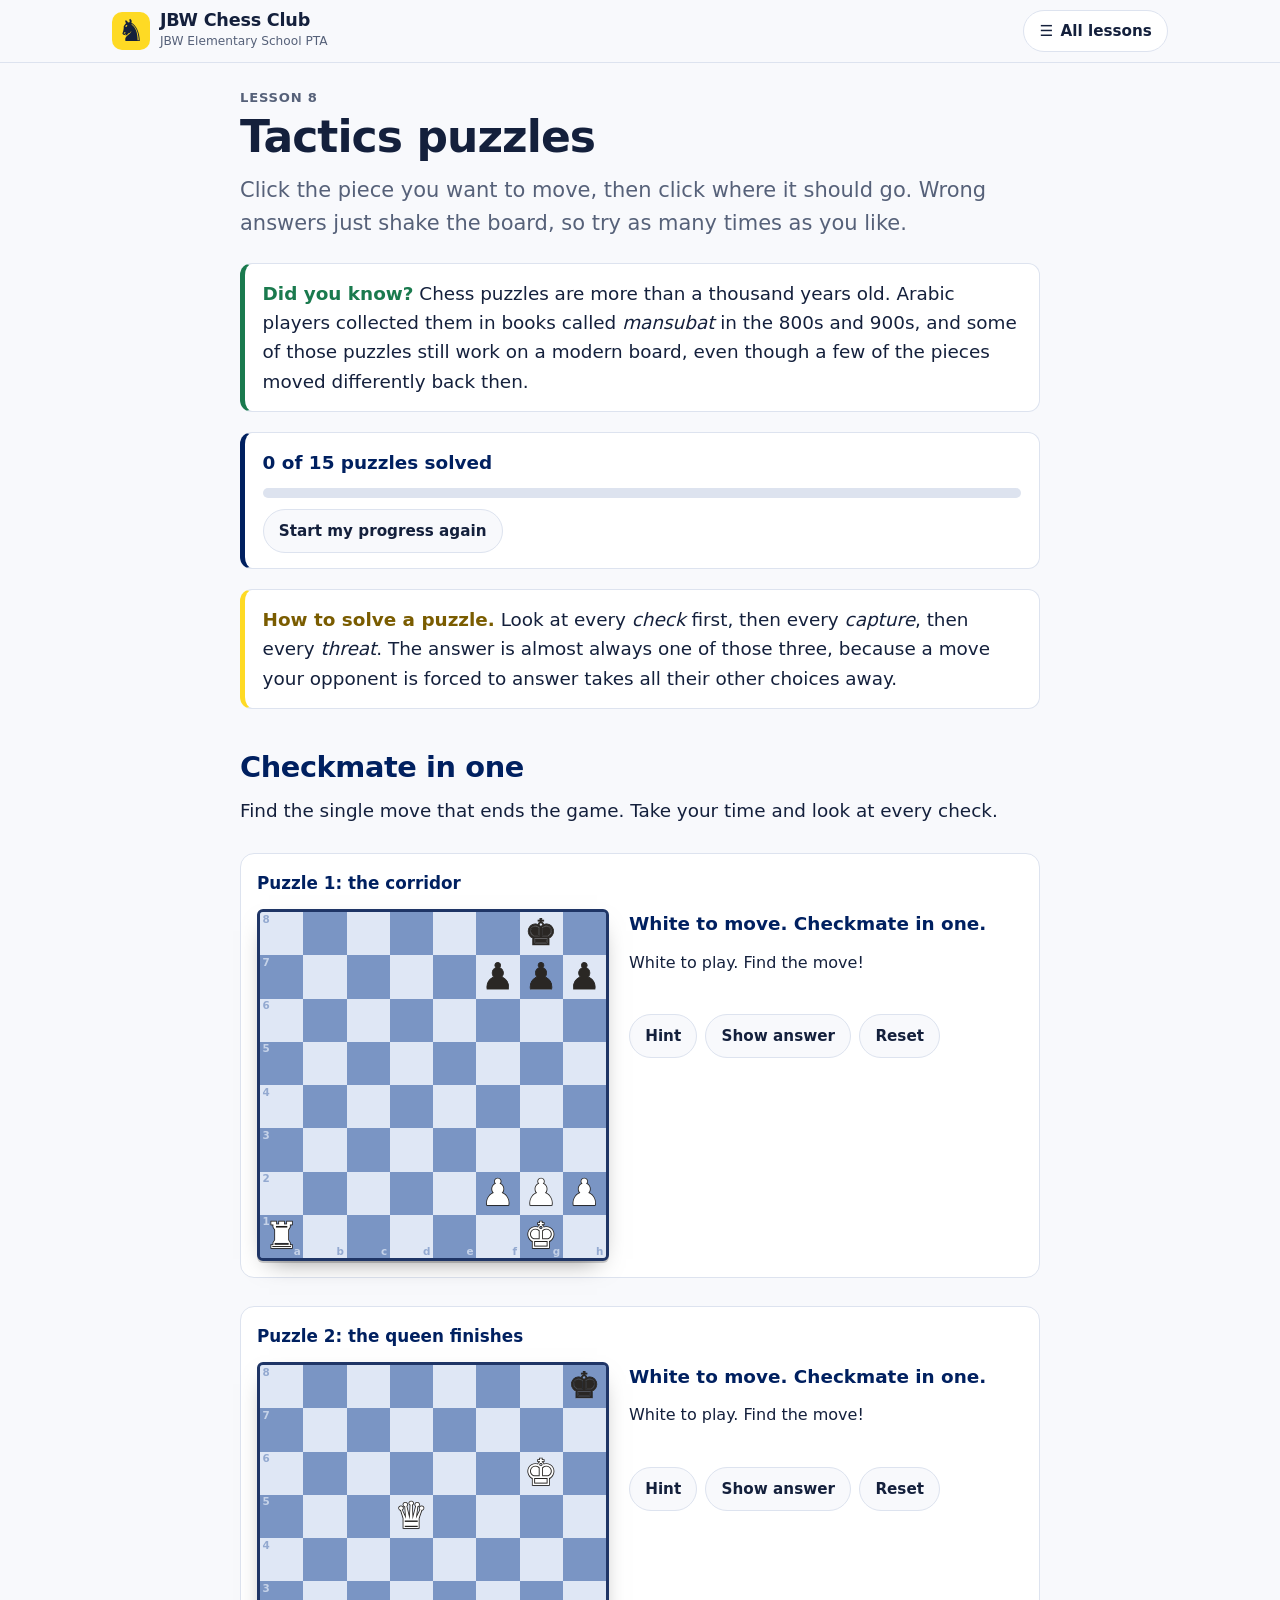
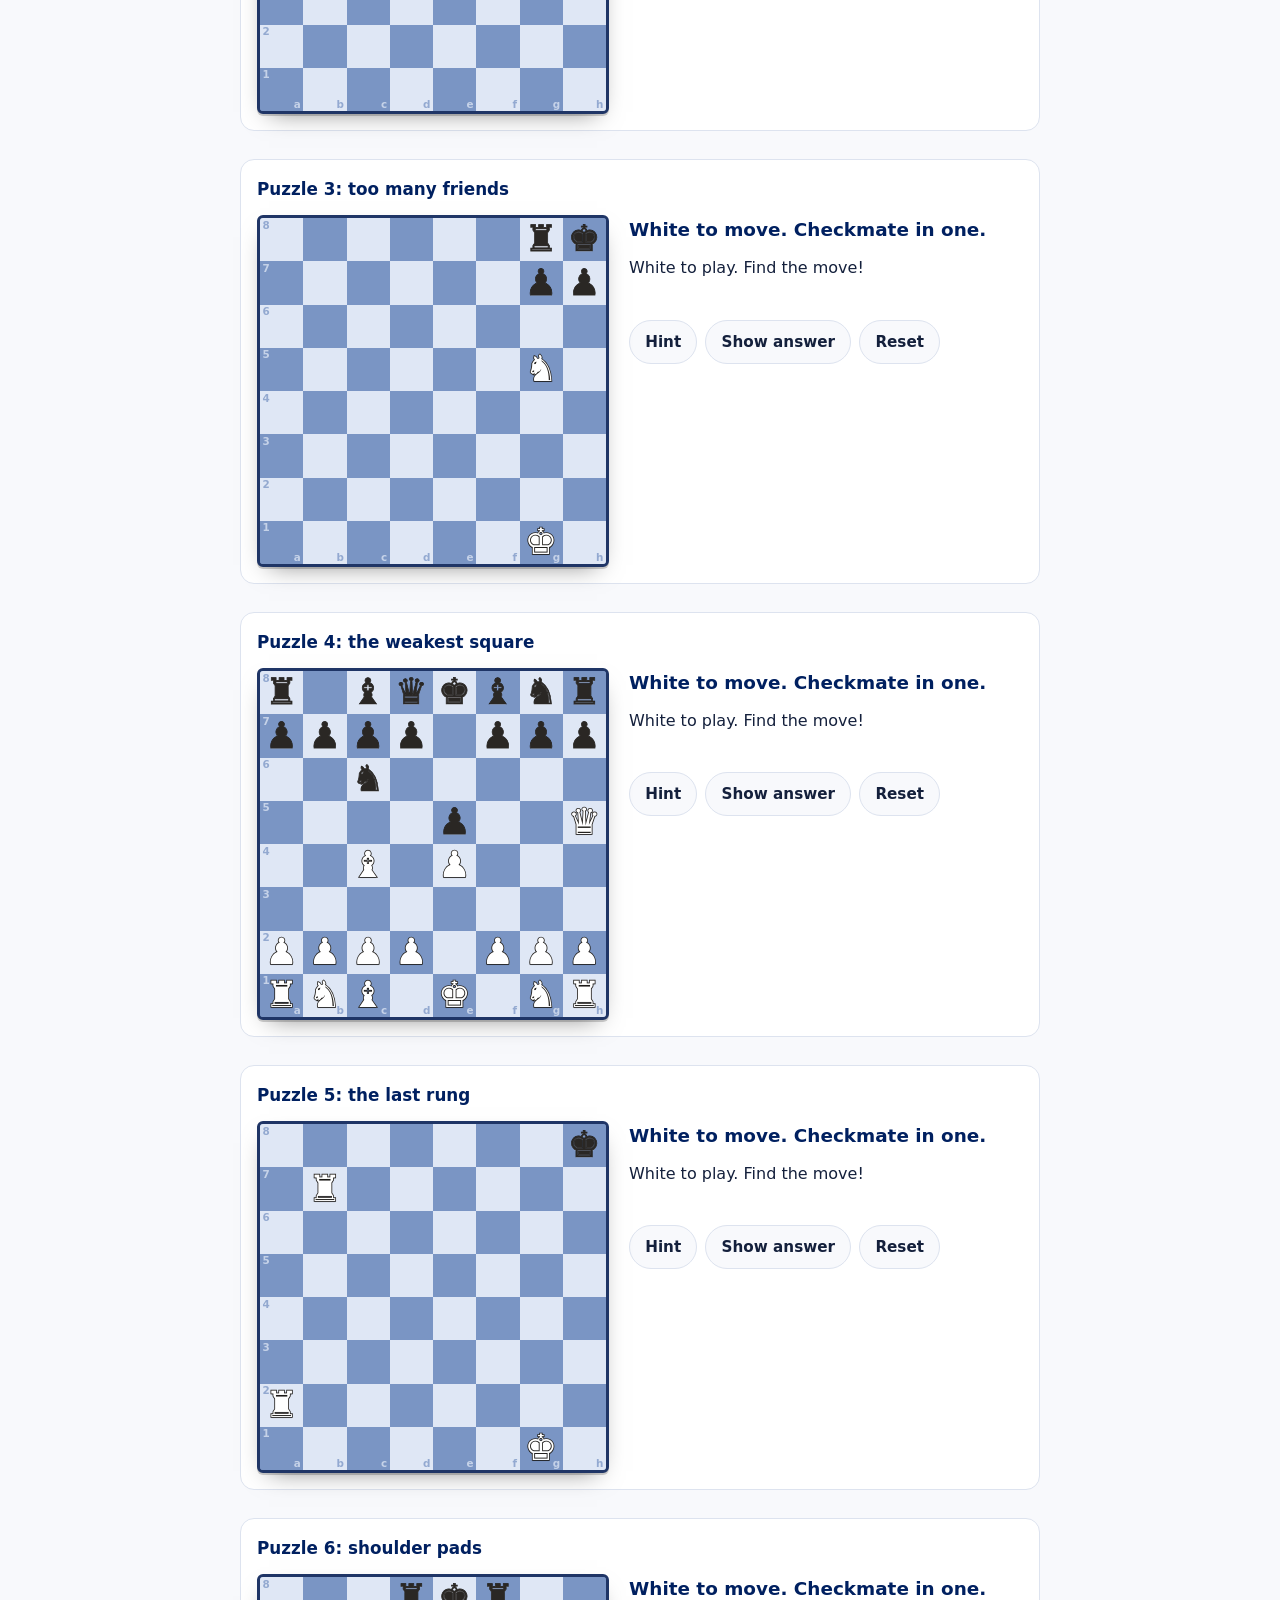
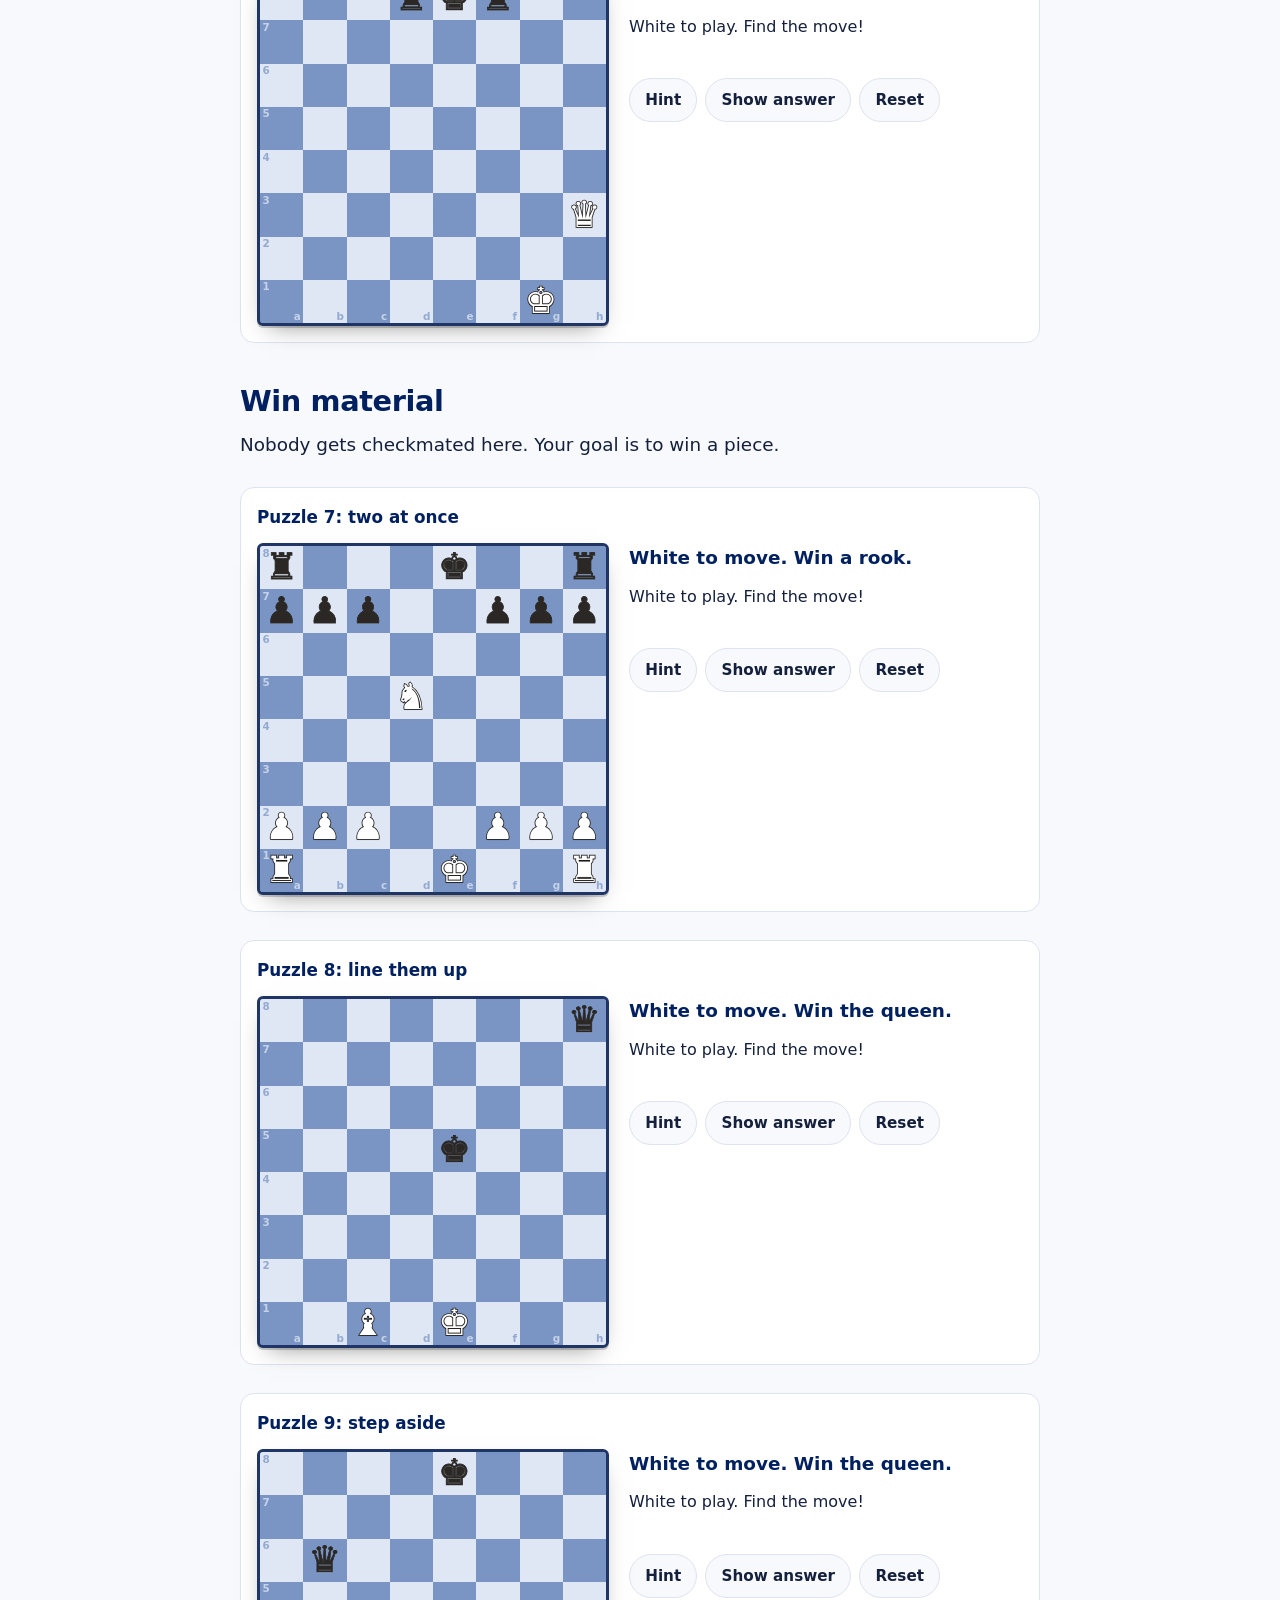
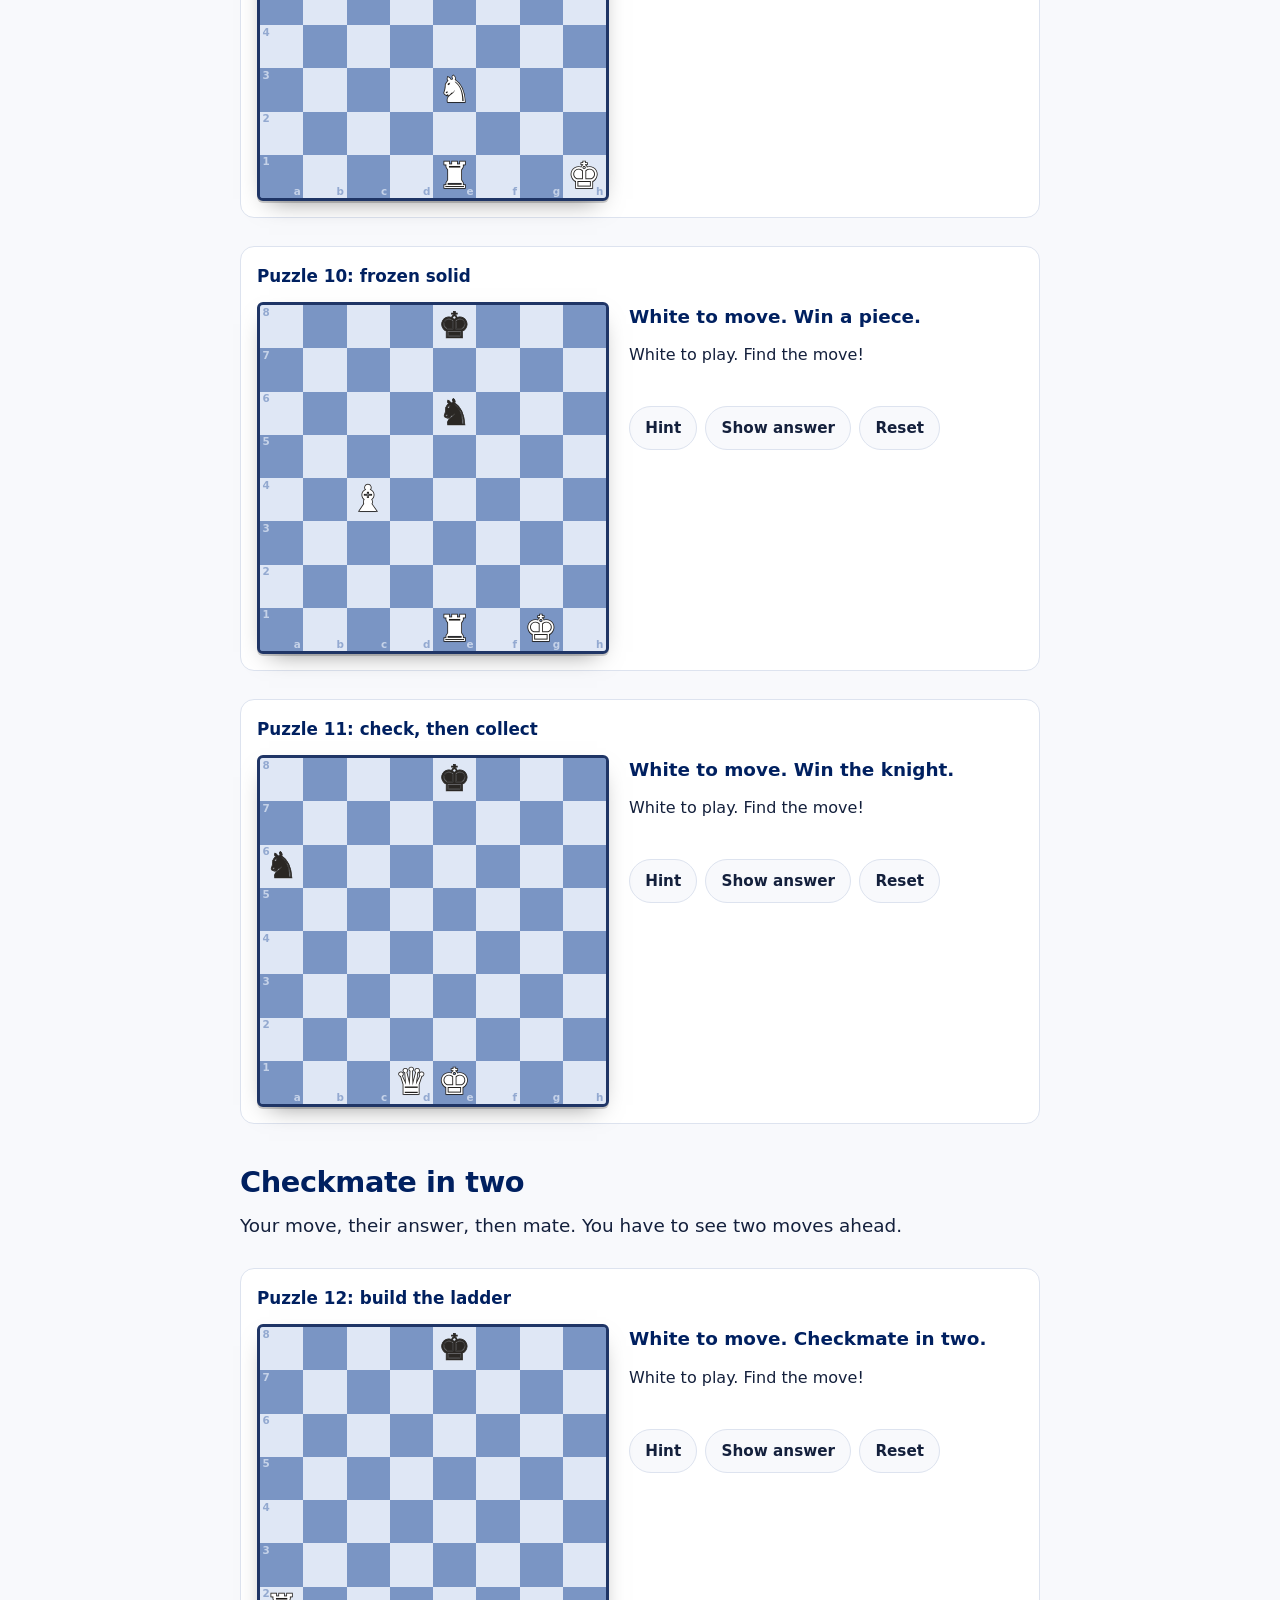
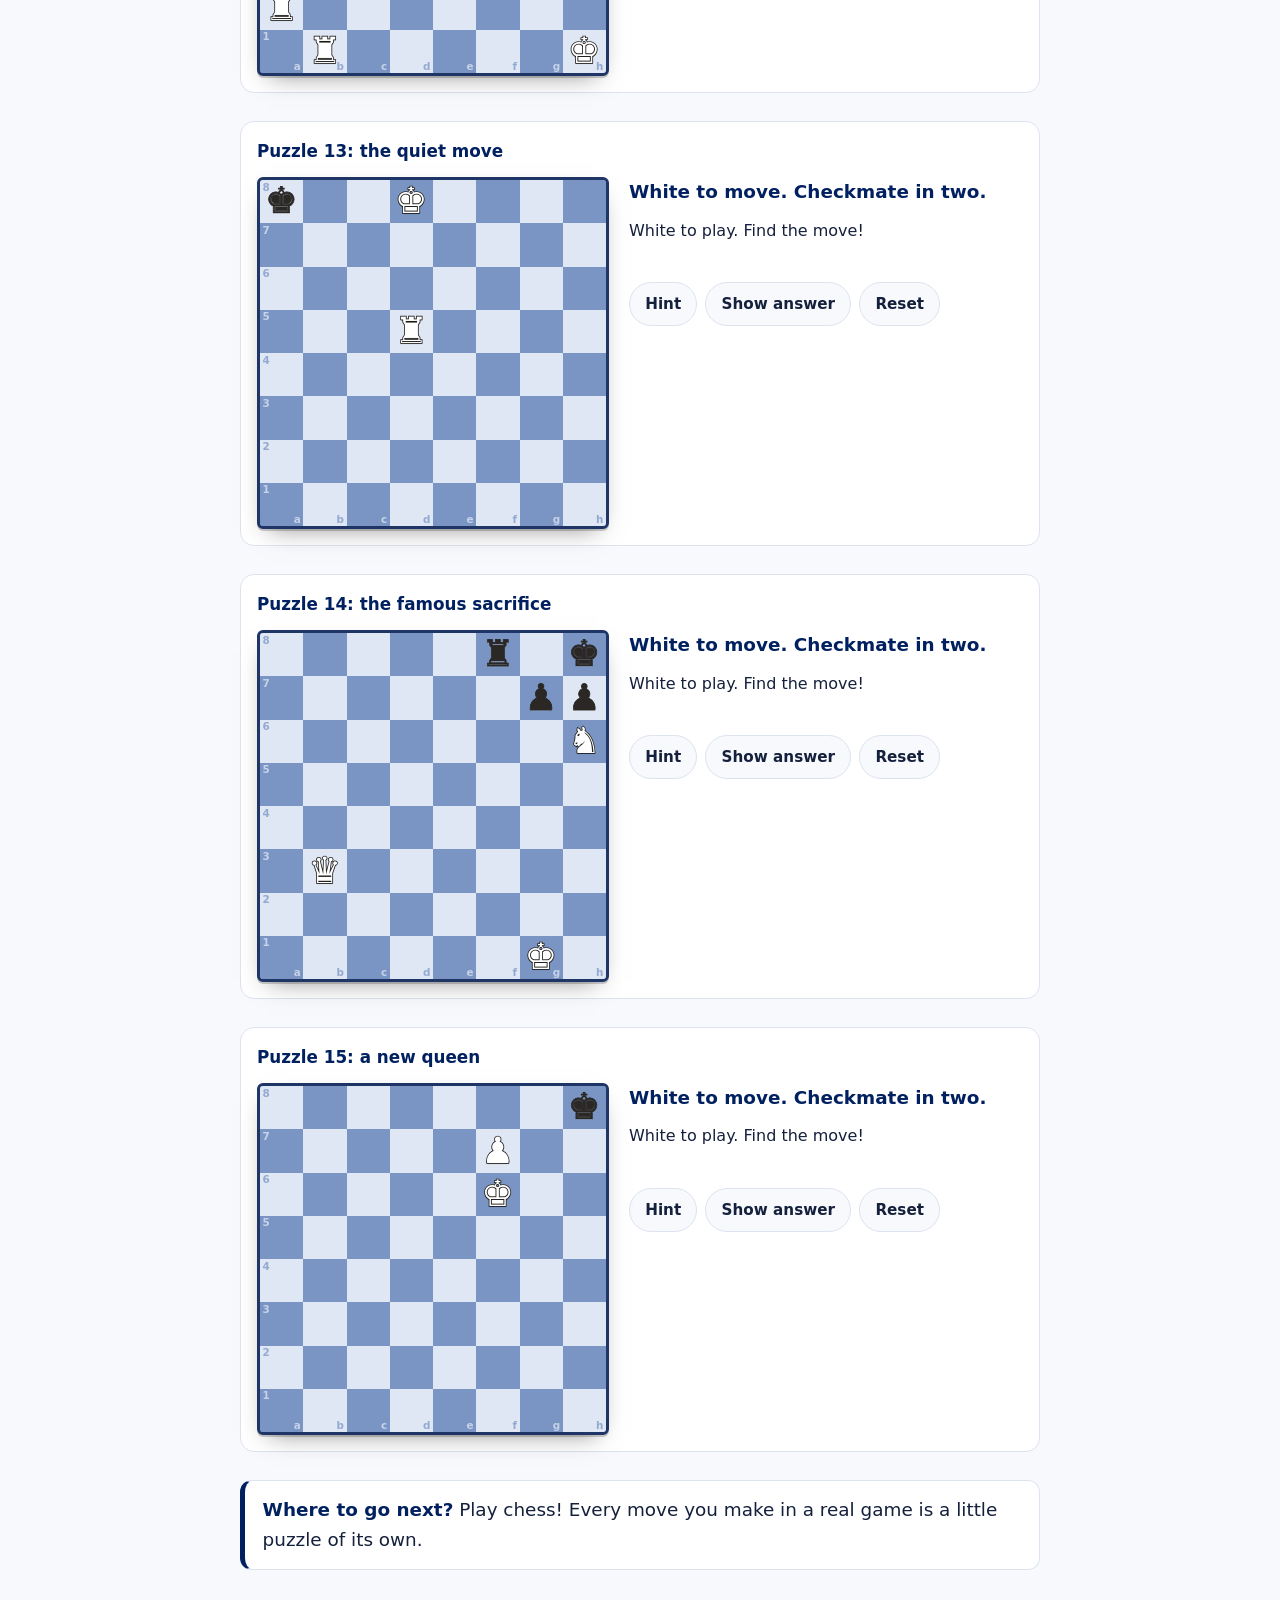
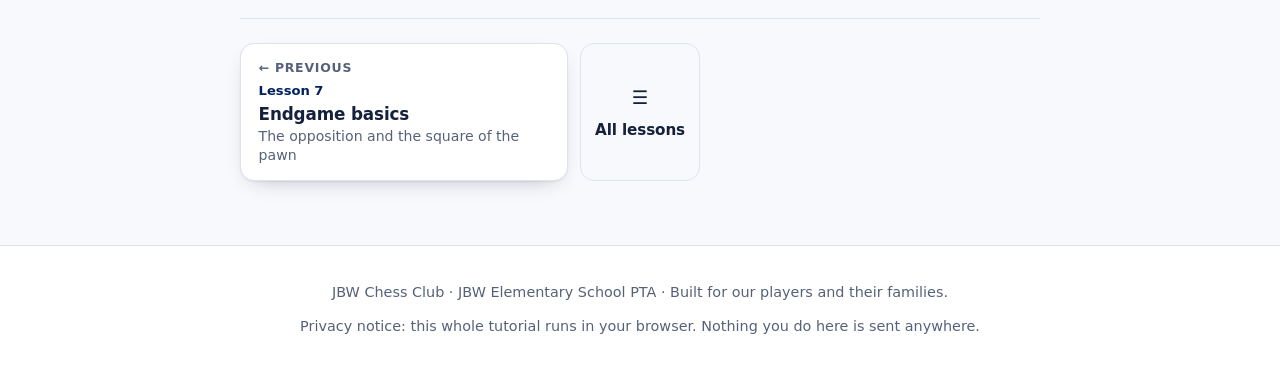
<file: puzzles.html>
<!DOCTYPE html>
<html lang="en">
  <head>
    <meta charset="utf-8" />
    <meta name="viewport" content="width=device-width, initial-scale=1" />
    <title>Tactics puzzles &middot; JBW Chess Club</title>
    <meta name="description" content="Fifteen interactive chess puzzles: checkmate in one, winning material, and checkmate in two." />
    <link rel="stylesheet" href="assets/css/site.css" />
    <link rel="stylesheet" href="assets/css/board.css" />
    <link rel="icon" href="data:image/svg+xml,%3Csvg xmlns='http://www.w3.org/2000/svg' viewBox='0 0 100 100'%3E%3Ctext y='.9em' font-size='90'%3E%E2%99%9E%3C/text%3E%3C/svg%3E" />
  </head>
  <body>
    <a class="skip" href="#main">Skip to the lesson</a>

    <header class="site-header">
      <div class="header-inner">
        <a class="brand" href="index.html">
          <span class="brand-mark" aria-hidden="true">&#9822;&#xFE0E;</span>
          <span>
            <strong>JBW Chess Club</strong>
            <small>JBW Elementary School PTA</small>
          </span>
        </a>
        <a class="header-link" href="lessons.html">
          <span aria-hidden="true">&#9776;</span>
          <span class="link-long">All lessons</span>
          <span class="link-short">Lessons</span>
        </a>
      </div>
    </header>

    <main id="main">
      <p class="crumb">Lesson 8</p>
      <h1>Tactics puzzles</h1>
      <p class="lede">
        Click the piece you want to move, then click where it
        should go. Wrong answers just shake the board, so try as many times as you like.
      </p>

      <div class="note fact">
        <p><strong>Did you know?</strong> Chess puzzles are more than a thousand years old. Arabic players collected them
        in books called <em>mansubat</em> in the 800s and 900s, and some of those puzzles still work
        on a modern board, even though a few of the pieces moved differently back then.</p>
      </div>

      <div class="note" data-progress>
        <p><strong data-progress-label>0 puzzles solved</strong></p>
        <div class="progress"><span style="width:0"></span></div>
        <p><button class="btn" type="button" data-progress-reset>Start my progress again</button></p>
      </div>

      <div class="note rule">
        <p><strong>How to solve a puzzle.</strong> Look at every <em>check</em> first, then every
          <em>capture</em>, then every <em>threat</em>. The answer is almost always one of those
          three, because a move your opponent is forced to answer takes all their other choices
          away.</p>
      </div>

      <h2>Checkmate in one</h2>
      <p>Find the single move that ends the game. Take your time and look at every check.</p>

      <figure data-widget="puzzle" data-lesson="puzzles/m1-01"></figure>
      <figure data-widget="puzzle" data-lesson="puzzles/m1-02"></figure>
      <figure data-widget="puzzle" data-lesson="puzzles/m1-03"></figure>
      <figure data-widget="puzzle" data-lesson="puzzles/m1-04"></figure>
      <figure data-widget="puzzle" data-lesson="puzzles/m1-05"></figure>
      <figure data-widget="puzzle" data-lesson="puzzles/m1-06"></figure>

      <h2>Win material</h2>
      <p>Nobody gets checkmated here. Your goal is to win a piece.</p>

      <figure data-widget="puzzle" data-lesson="puzzles/w-01"></figure>
      <figure data-widget="puzzle" data-lesson="puzzles/w-02"></figure>
      <figure data-widget="puzzle" data-lesson="puzzles/w-03"></figure>
      <figure data-widget="puzzle" data-lesson="puzzles/w-04"></figure>
      <figure data-widget="puzzle" data-lesson="puzzles/w-05"></figure>

      <h2>Checkmate in two</h2>
      <p>Your move, their answer, then mate. You have to see two moves ahead.</p>

      <figure data-widget="puzzle" data-lesson="puzzles/m2-01"></figure>
      <figure data-widget="puzzle" data-lesson="puzzles/m2-02"></figure>
      <figure data-widget="puzzle" data-lesson="puzzles/m2-03"></figure>
      <figure data-widget="puzzle" data-lesson="puzzles/m2-04"></figure>

      <div class="note">
        <p><strong>Where to go next?</strong> Play chess! Every move you make in a real game is a
          little puzzle of its own.</p>
      </div>

      <nav class="lesson-nav" aria-label="Move between lessons">
        <a class="lesson-step prev" href="endgames.html">
          <span class="dir"><span aria-hidden="true">&larr;</span> Previous</span>
          <span class="step-num">Lesson 7</span>
          <span class="step-title">Endgame basics</span>
          <span class="step-sub">The opposition and the square of the pawn</span>
        </a>
        <a class="lesson-step all" href="lessons.html">
          <span aria-hidden="true">&#9776;</span>
          <span class="step-title">All lessons</span>
        </a>
        <span class="lesson-step empty" aria-hidden="true"></span>
      </nav>
    </main>

    <footer class="site-footer">
      <p>JBW Chess Club &middot; JBW Elementary School PTA &middot; Built for our players and their families.</p>
      <p>Privacy notice: this whole tutorial runs in your browser. Nothing you do here is sent anywhere.</p>
    </footer>

    <script type="module" src="assets/js/main.js"></script>
  </body>
</html>
</file>
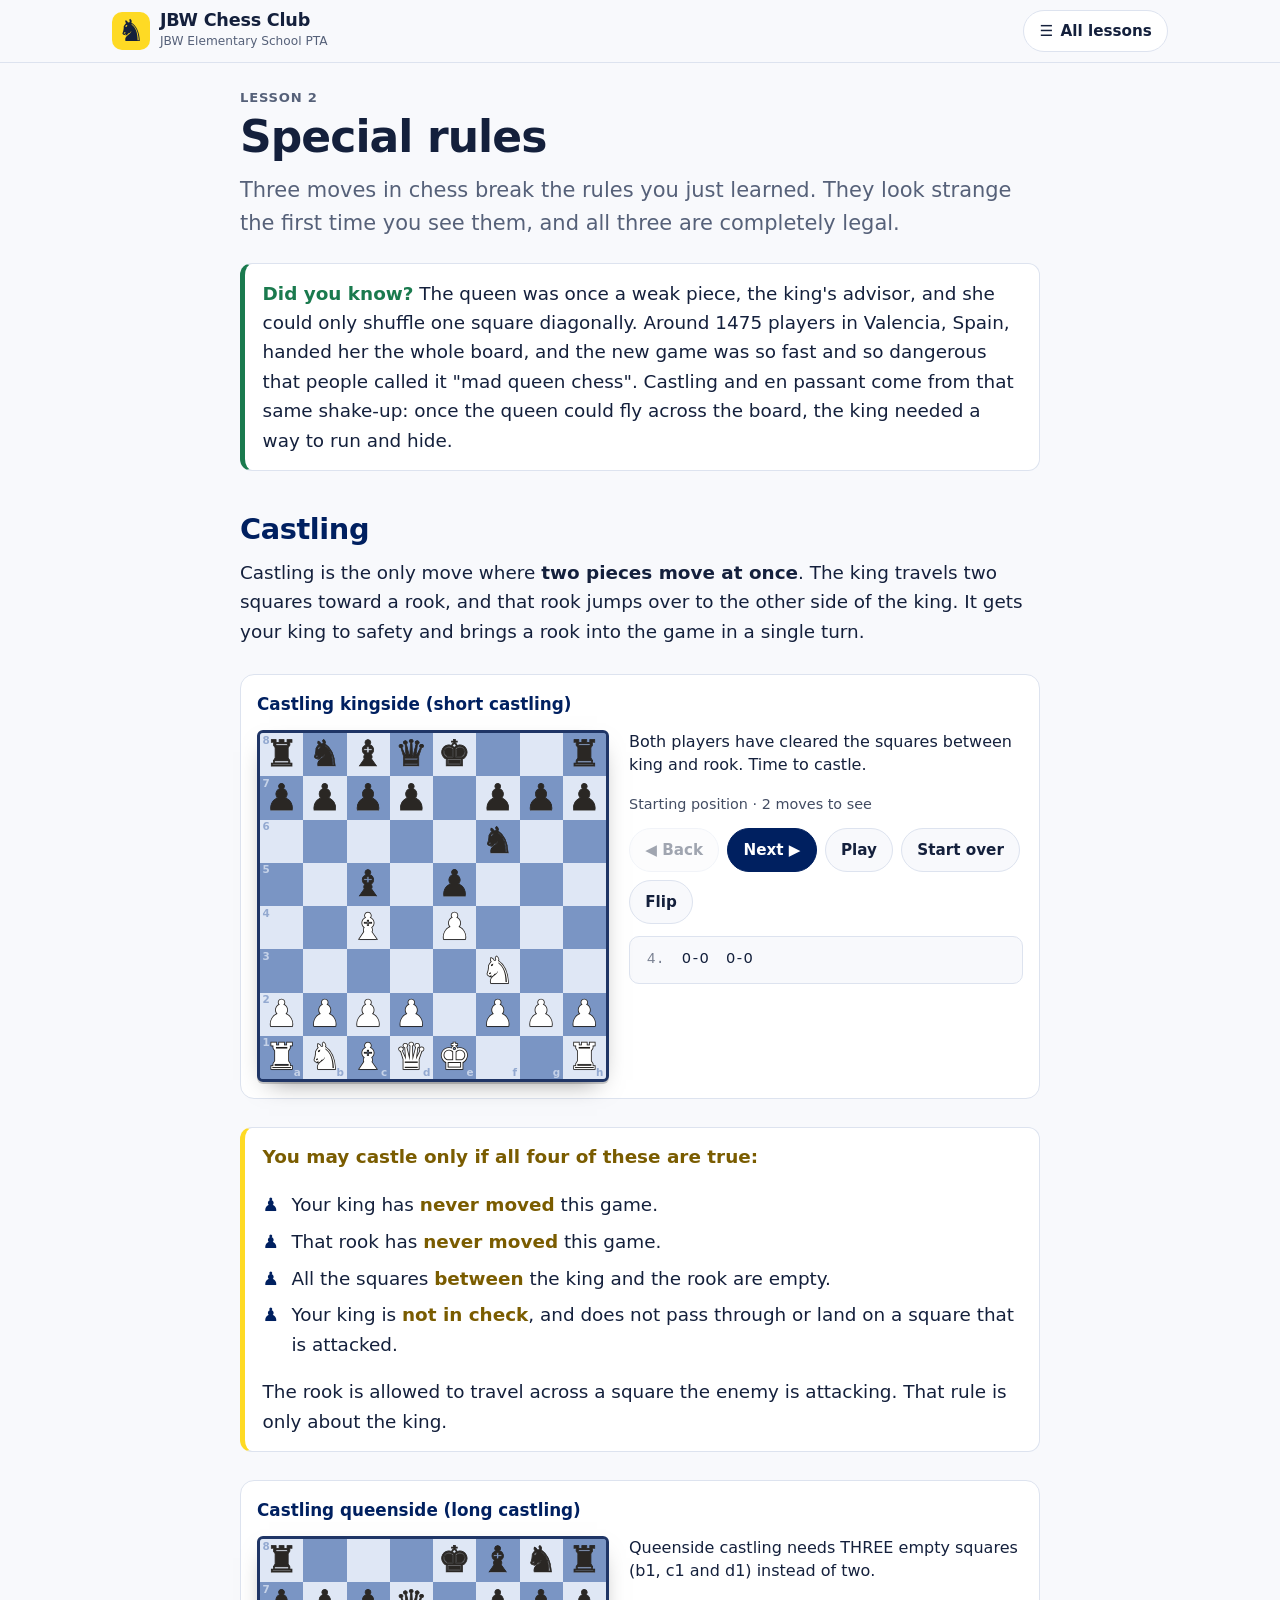
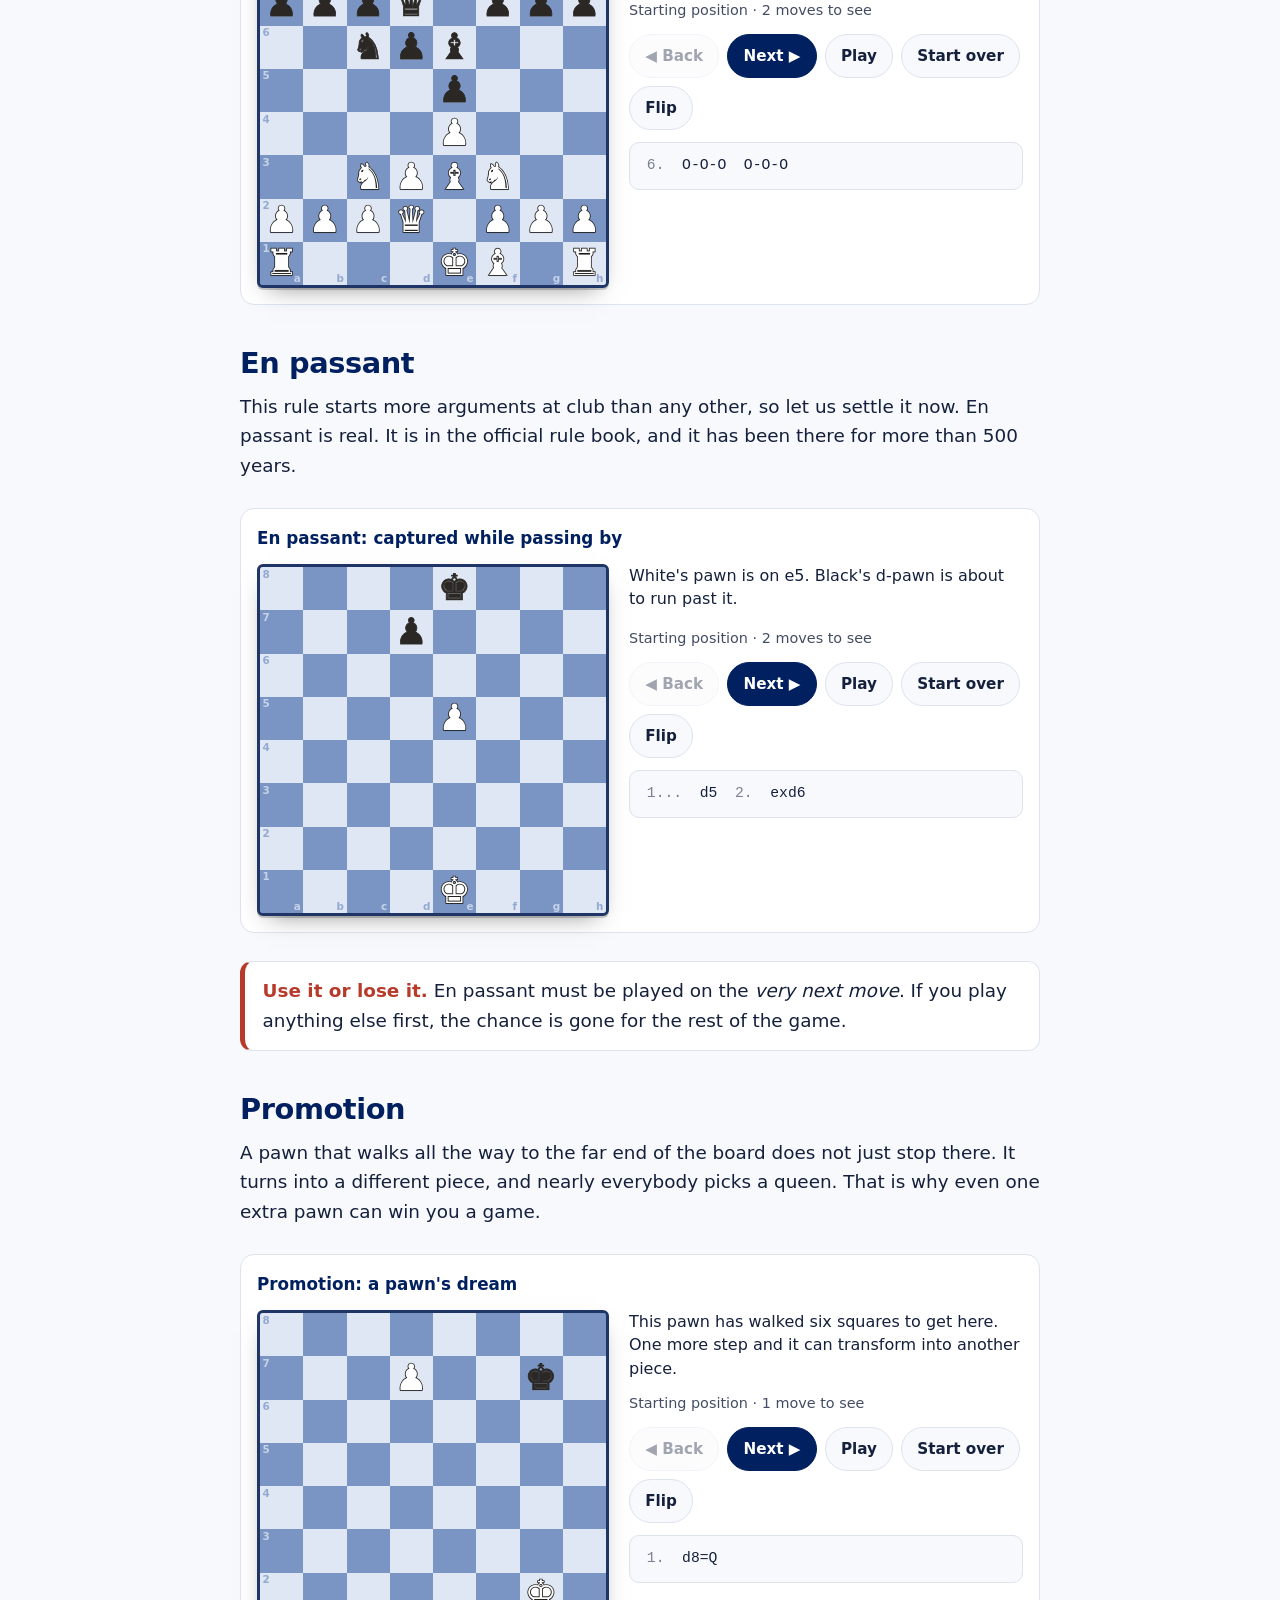
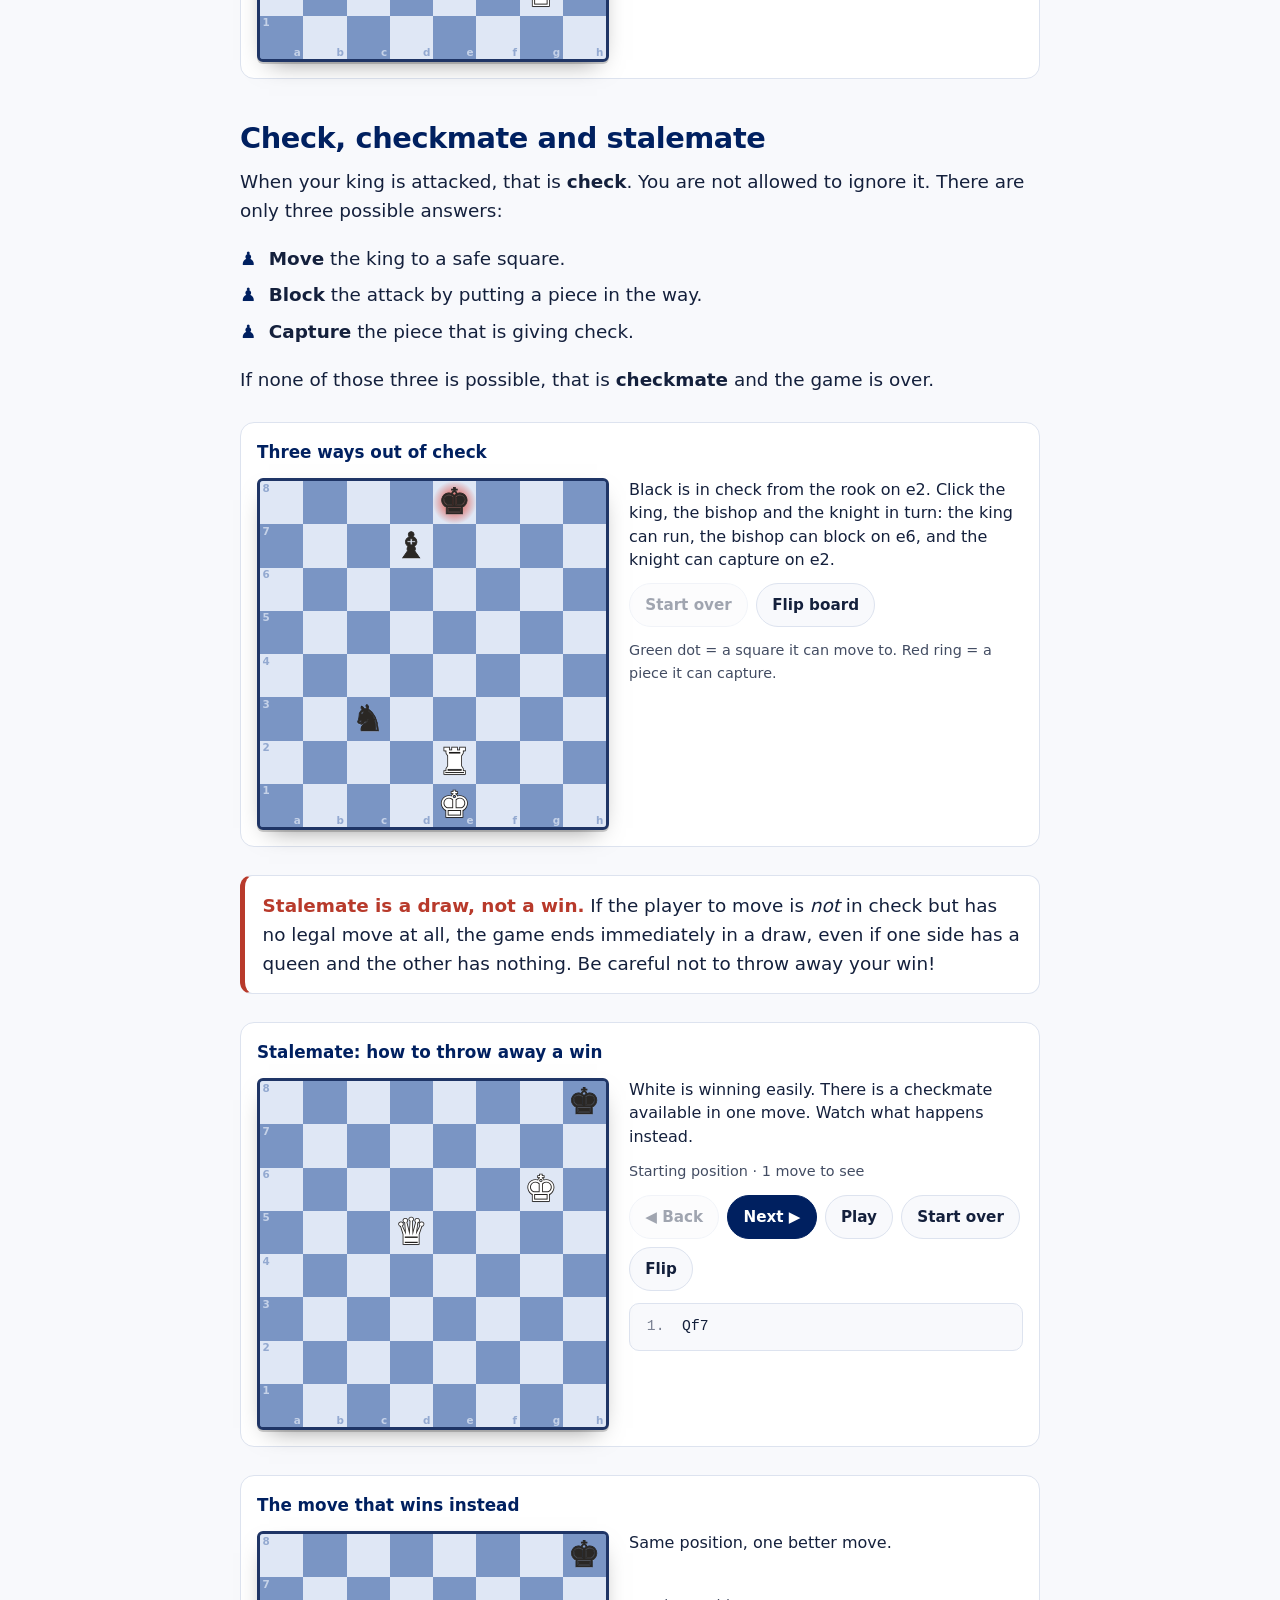
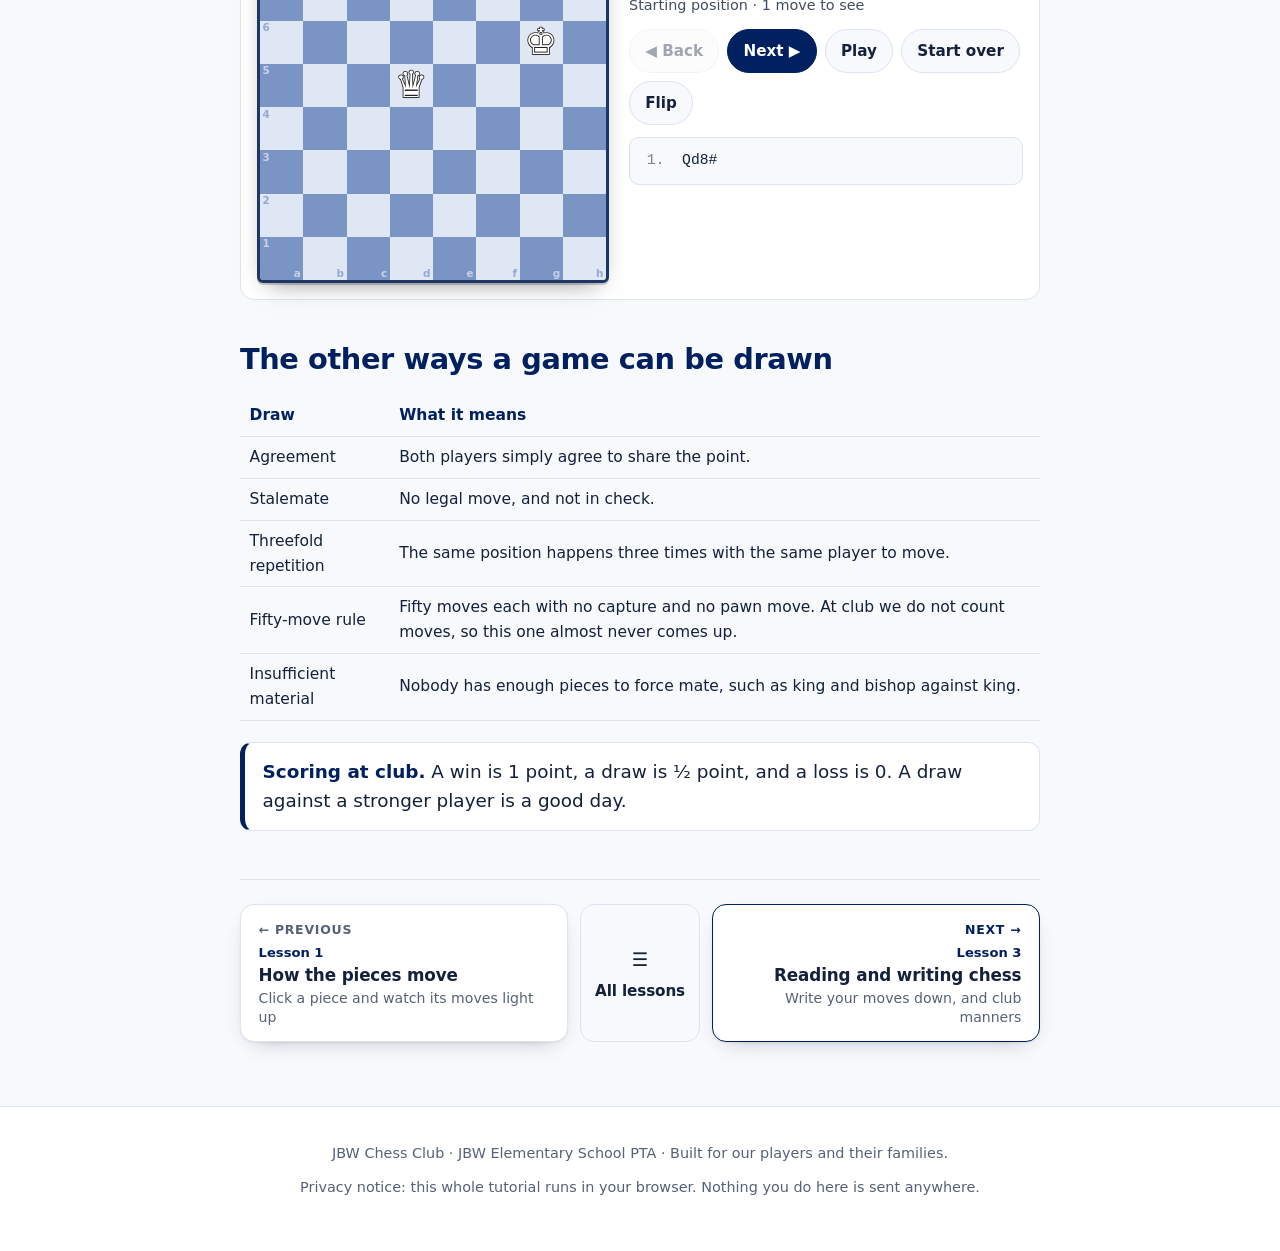
<file: special-rules.html>
<!DOCTYPE html>
<html lang="en">
  <head>
    <meta charset="utf-8" />
    <meta name="viewport" content="width=device-width, initial-scale=1" />
    <title>Special rules &middot; JBW Chess Club</title>
    <meta name="description" content="Castling, en passant, promotion, check, checkmate, stalemate and the drawing rules, explained with interactive boards." />
    <link rel="stylesheet" href="assets/css/site.css" />
    <link rel="stylesheet" href="assets/css/board.css" />
    <link rel="icon" href="data:image/svg+xml,%3Csvg xmlns='http://www.w3.org/2000/svg' viewBox='0 0 100 100'%3E%3Ctext y='.9em' font-size='90'%3E%E2%99%9E%3C/text%3E%3C/svg%3E" />
  </head>
  <body>
    <a class="skip" href="#main">Skip to the lesson</a>

    <header class="site-header">
      <div class="header-inner">
        <a class="brand" href="index.html">
          <span class="brand-mark" aria-hidden="true">&#9822;&#xFE0E;</span>
          <span>
            <strong>JBW Chess Club</strong>
            <small>JBW Elementary School PTA</small>
          </span>
        </a>
        <a class="header-link" href="lessons.html">
          <span aria-hidden="true">&#9776;</span>
          <span class="link-long">All lessons</span>
          <span class="link-short">Lessons</span>
        </a>
      </div>
    </header>

    <main id="main">
      <p class="crumb">Lesson 2</p>
      <h1>Special rules</h1>
      <p class="lede">Three moves in chess break the rules you just learned. They look strange the
        first time you see them, and all three are completely legal.</p>

      <div class="note fact">
        <p><strong>Did you know?</strong> The queen was once a weak piece, the king's advisor, and she could only
        shuffle one square diagonally. Around 1475 players in Valencia, Spain, handed her the whole
        board, and the new game was so fast and so dangerous that people called it "mad queen
        chess". Castling and en passant come from that same shake-up: once the queen could fly
        across the board, the king needed a way to run and hide.</p>
      </div>

      <h2>Castling</h2>
      <p>
        Castling is the only move where <strong>two pieces move at once</strong>. The king travels two
        squares toward a rook, and that rook jumps over to the other side of the king. It gets your
        king to safety and brings a rook into the game in a single turn.
      </p>

      <figure data-widget="stepper" data-lesson="rules/castle-kingside"></figure>

      <div class="note rule">
        <p><strong>You may castle only if all four of these are true:</strong></p>
        <ul class="checklist">
          <li>Your king has <strong>never moved</strong> this game.</li>
          <li>That rook has <strong>never moved</strong> this game.</li>
          <li>All the squares <strong>between</strong> the king and the rook are empty.</li>
          <li>Your king is <strong>not in check</strong>, and does not pass through or land on a square that is attacked.</li>
        </ul>
        <p>The rook is allowed to travel across a square the enemy is attacking. That rule is only
          about the king.</p>
      </div>

      <figure data-widget="stepper" data-lesson="rules/castle-queenside"></figure>

      <h2>En passant</h2>
      <p>This rule starts more arguments at club than any other, so let us settle it now. En passant
        is real. It is in the official rule book, and it has been there for more than 500 years.</p>

      <figure data-widget="stepper" data-lesson="rules/en-passant"></figure>

      <div class="note warn">
        <p><strong>Use it or lose it.</strong> En passant must be played on the <em>very next move</em>.
        If you play anything else first, the chance is gone for the rest of the game.</p>
      </div>

      <h2>Promotion</h2>
      <p>A pawn that walks all the way to the far end of the board does not just stop there. It
        turns into a different piece, and nearly everybody picks a queen. That is why even one extra
        pawn can win you a game.</p>

      <figure data-widget="stepper" data-lesson="rules/promotion"></figure>

      <h2>Check, checkmate and stalemate</h2>
      <p>
        When your king is attacked, that is <strong>check</strong>. You are not allowed to ignore it.
        There are only three possible answers:
      </p>
      <ul class="checklist">
        <li><strong>Move</strong> the king to a safe square.</li>
        <li><strong>Block</strong> the attack by putting a piece in the way.</li>
        <li><strong>Capture</strong> the piece that is giving check.</li>
      </ul>
      <p>
        If none of those three is possible, that is <strong>checkmate</strong> and the game is over.
      </p>

      <figure data-widget="explorer" data-fen="4k3/3b4/8/8/8/2n5/4R3/4K3 b - - 0 1" data-turns="true"
              data-title="Three ways out of check"
              data-prompt="Black is in check from the rook on e2. Click the king, the bishop and the knight in turn: the king can run, the bishop can block on e6, and the knight can capture on e2."></figure>

      <div class="note warn">
        <p><strong>Stalemate is a draw, not a win.</strong> If the player to move is <em>not</em> in check
        but has no legal move at all, the game ends immediately in a draw, even if one side has a
        queen and the other has nothing. Be careful not to throw away your win!</p>
      </div>

      <figure data-widget="stepper" data-lesson="rules/stalemate"></figure>
      <figure data-widget="stepper" data-lesson="rules/stalemate-fixed"></figure>

      <h2>The other ways a game can be drawn</h2>
      <table>
        <thead>
          <tr><th>Draw</th><th>What it means</th></tr>
        </thead>
        <tbody>
          <tr><td>Agreement</td><td>Both players simply agree to share the point.</td></tr>
          <tr><td>Stalemate</td><td>No legal move, and not in check.</td></tr>
          <tr><td>Threefold repetition</td><td>The same position happens three times with the same player to move.</td></tr>
          <tr><td>Fifty-move rule</td><td>Fifty moves each with no capture and no pawn move. At club we do not count moves, so this one almost
        never comes up.</td></tr>
          <tr><td>Insufficient material</td><td>Nobody has enough pieces to force mate, such as king and bishop against king.</td></tr>
        </tbody>
      </table>

      <div class="note">
        <p><strong>Scoring at club.</strong> A win is 1 point, a draw is &frac12; point, and a loss is 0.
        A draw against a stronger player is a good day.</p>
      </div>

      <nav class="lesson-nav" aria-label="Move between lessons">
        <a class="lesson-step prev" href="pieces.html">
          <span class="dir"><span aria-hidden="true">&larr;</span> Previous</span>
          <span class="step-num">Lesson 1</span>
          <span class="step-title">How the pieces move</span>
          <span class="step-sub">Click a piece and watch its moves light up</span>
        </a>
        <a class="lesson-step all" href="lessons.html">
          <span aria-hidden="true">&#9776;</span>
          <span class="step-title">All lessons</span>
        </a>
        <a class="lesson-step next" href="notation.html">
          <span class="dir">Next <span aria-hidden="true">&rarr;</span></span>
          <span class="step-num">Lesson 3</span>
          <span class="step-title">Reading and writing chess</span>
          <span class="step-sub">Write your moves down, and club manners</span>
        </a>
      </nav>
    </main>

    <footer class="site-footer">
      <p>JBW Chess Club &middot; JBW Elementary School PTA &middot; Built for our players and their families.</p>
      <p>Privacy notice: this whole tutorial runs in your browser. Nothing you do here is sent anywhere.</p>
    </footer>

    <script type="module" src="assets/js/main.js"></script>
  </body>
</html>
</file>
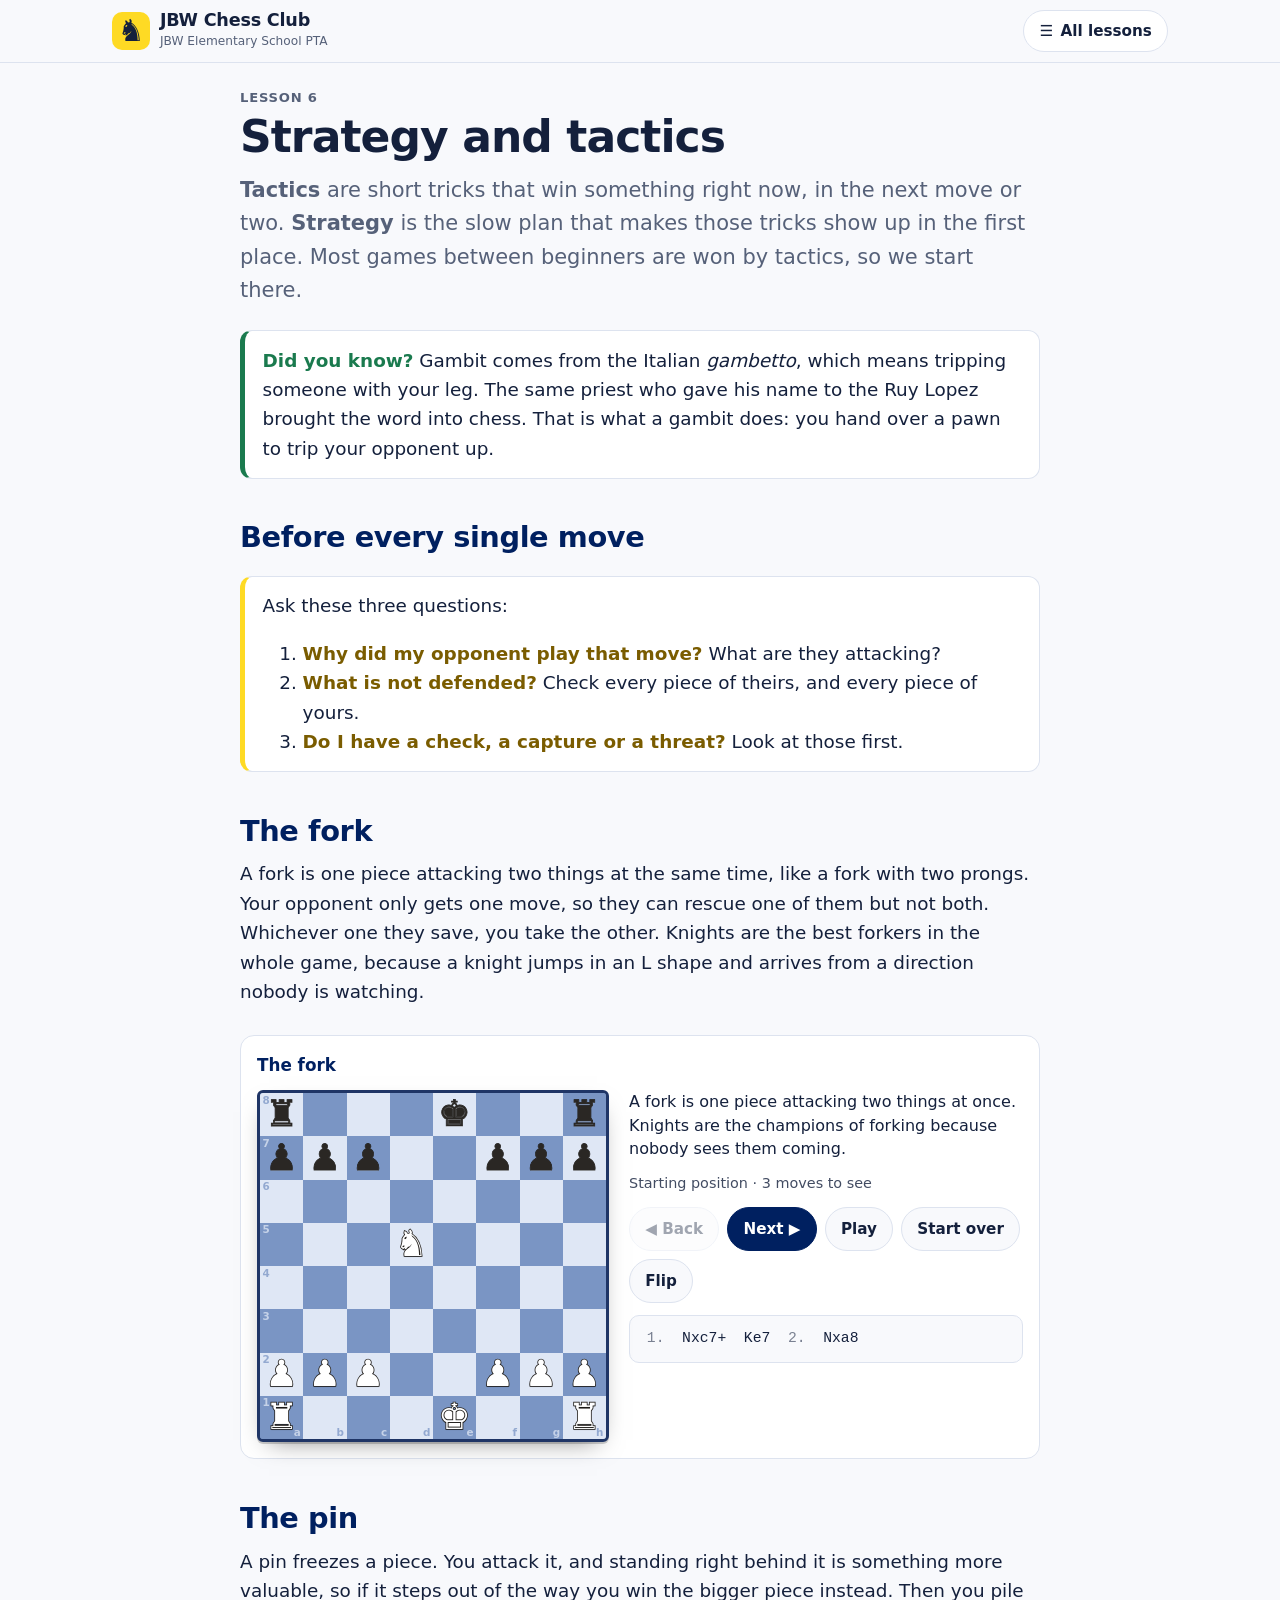
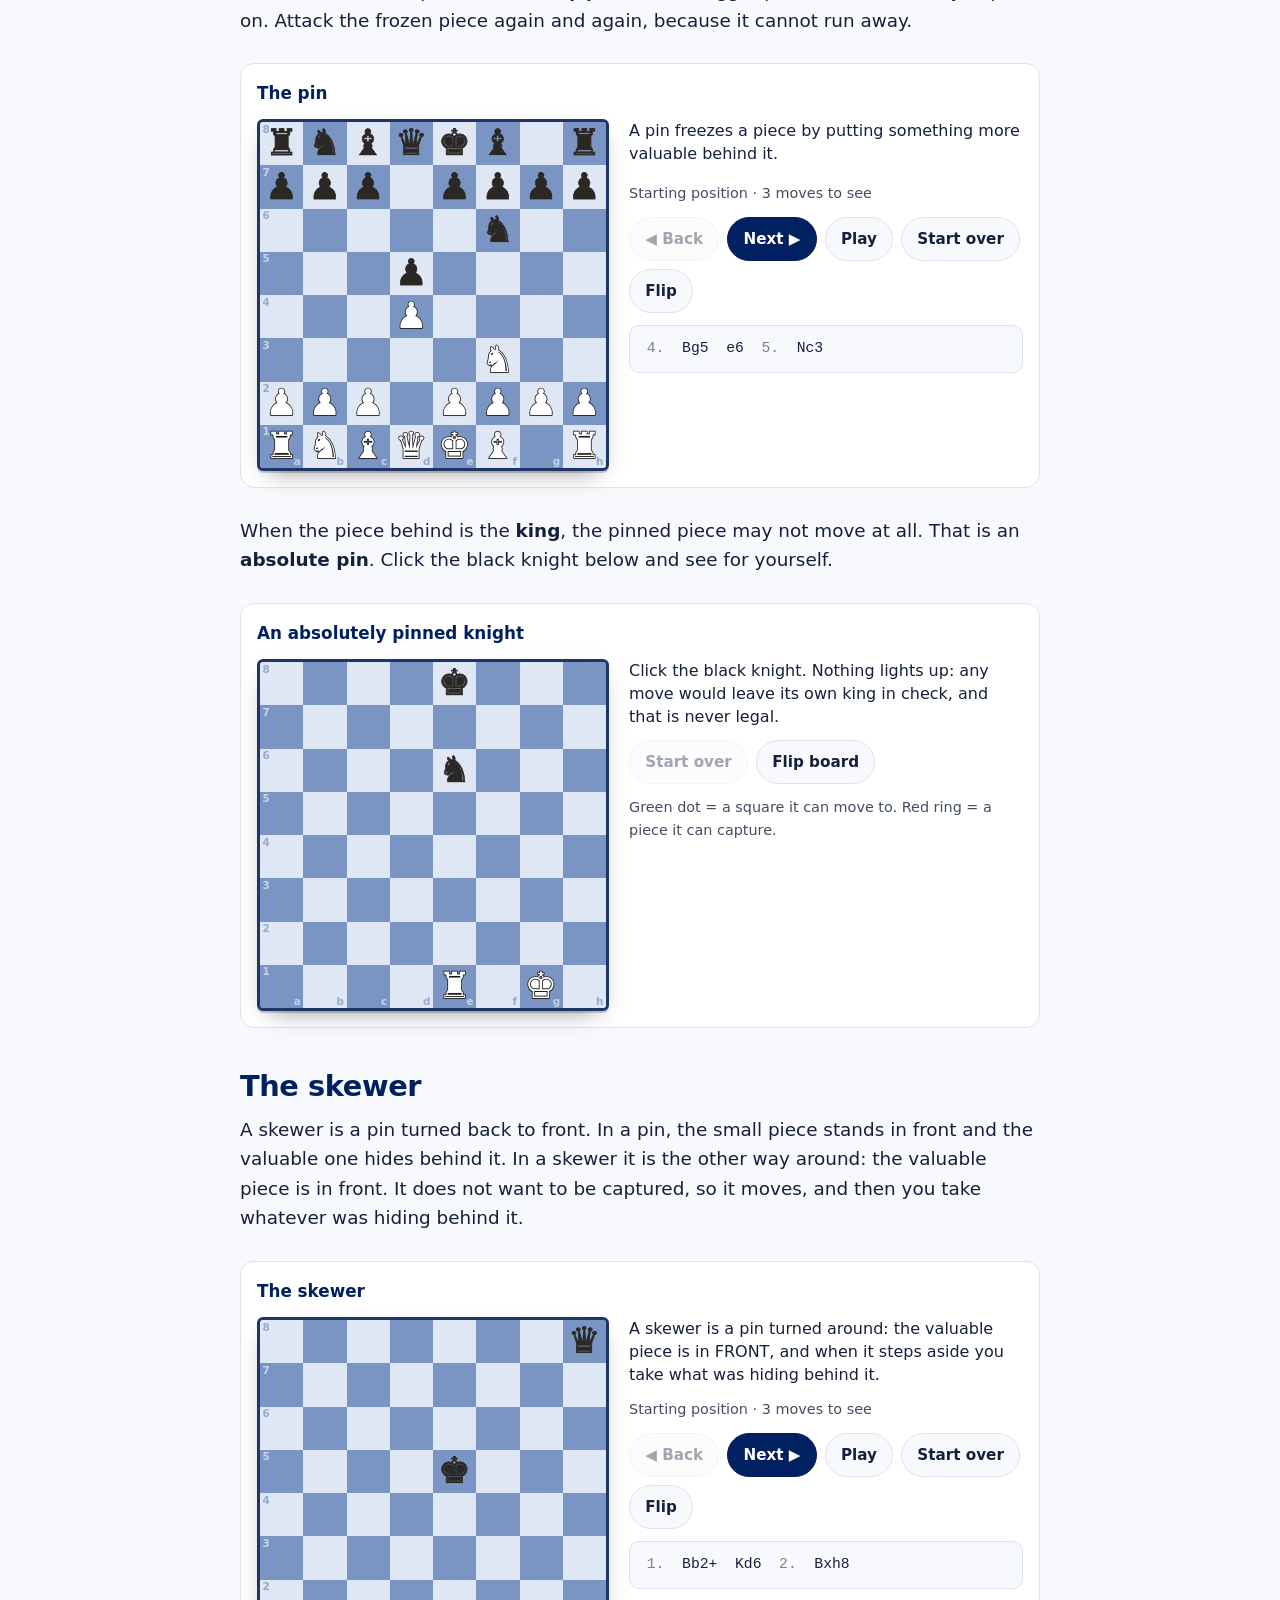
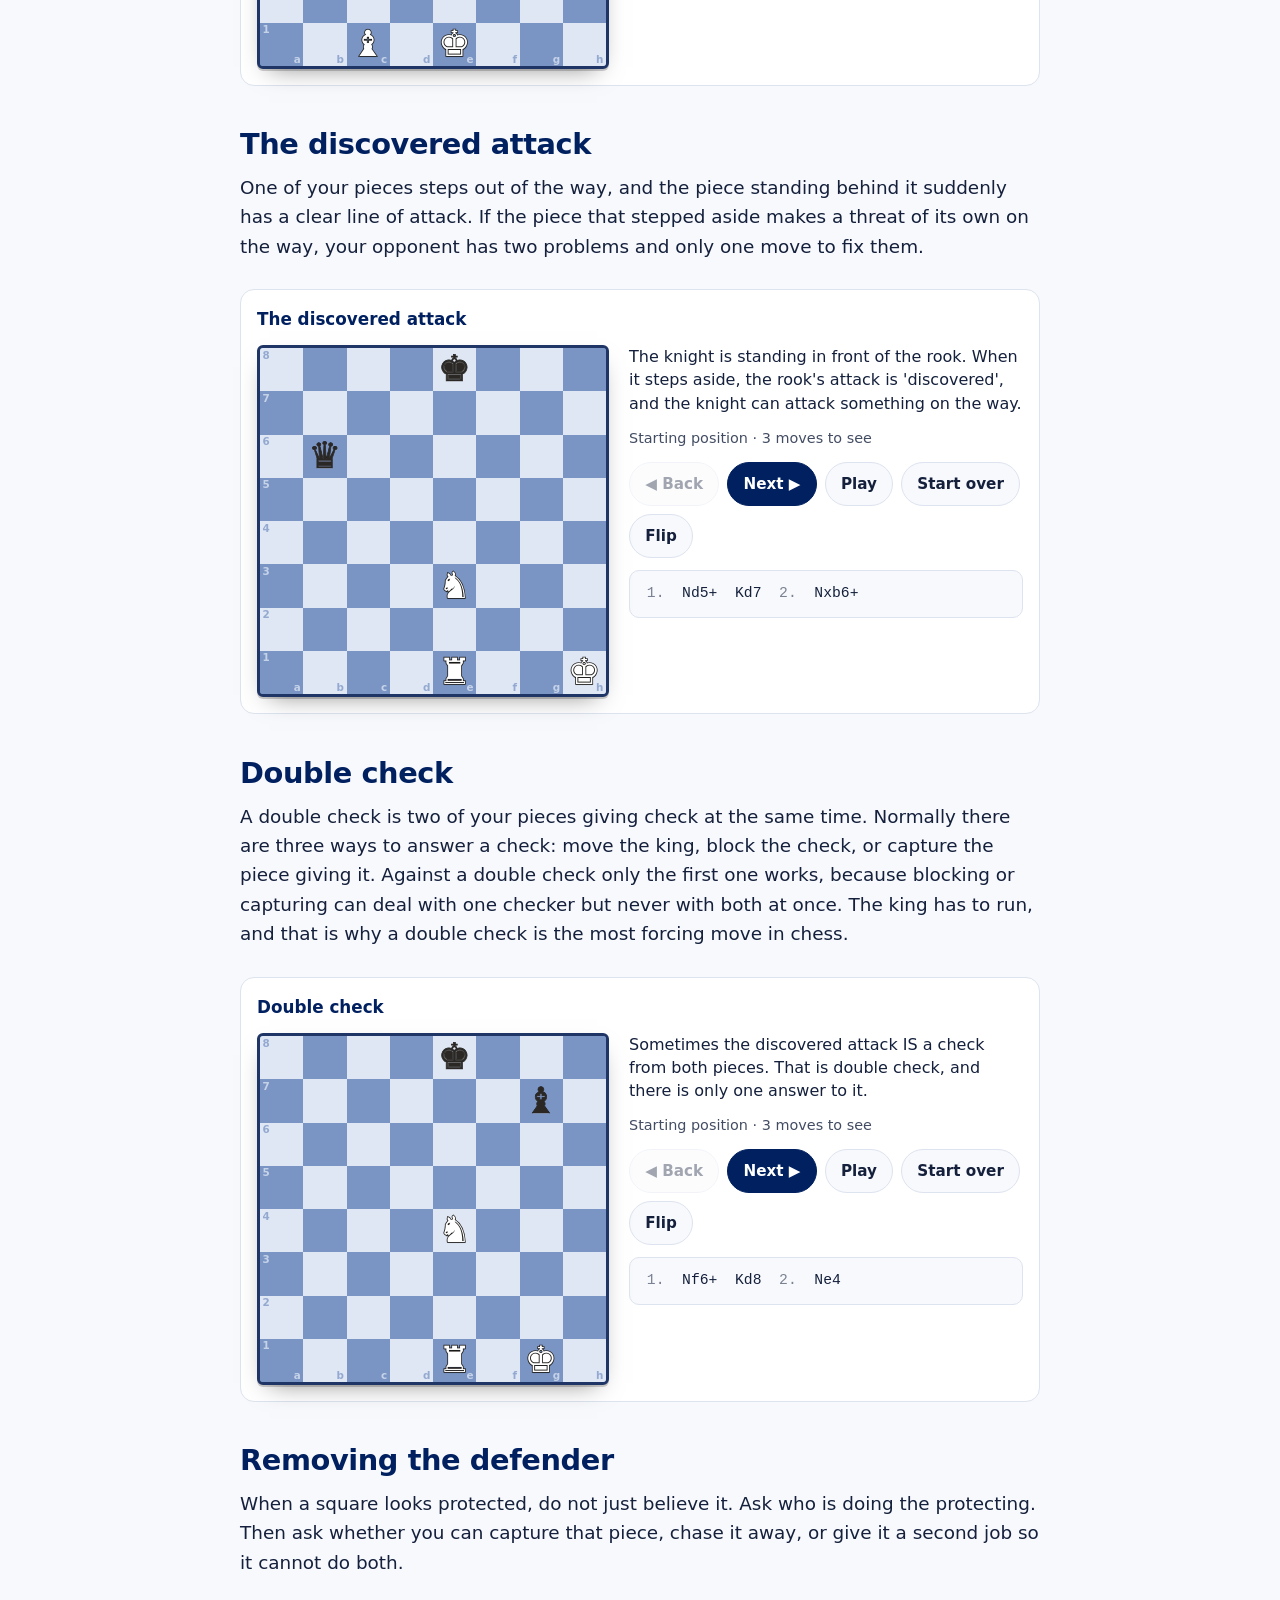
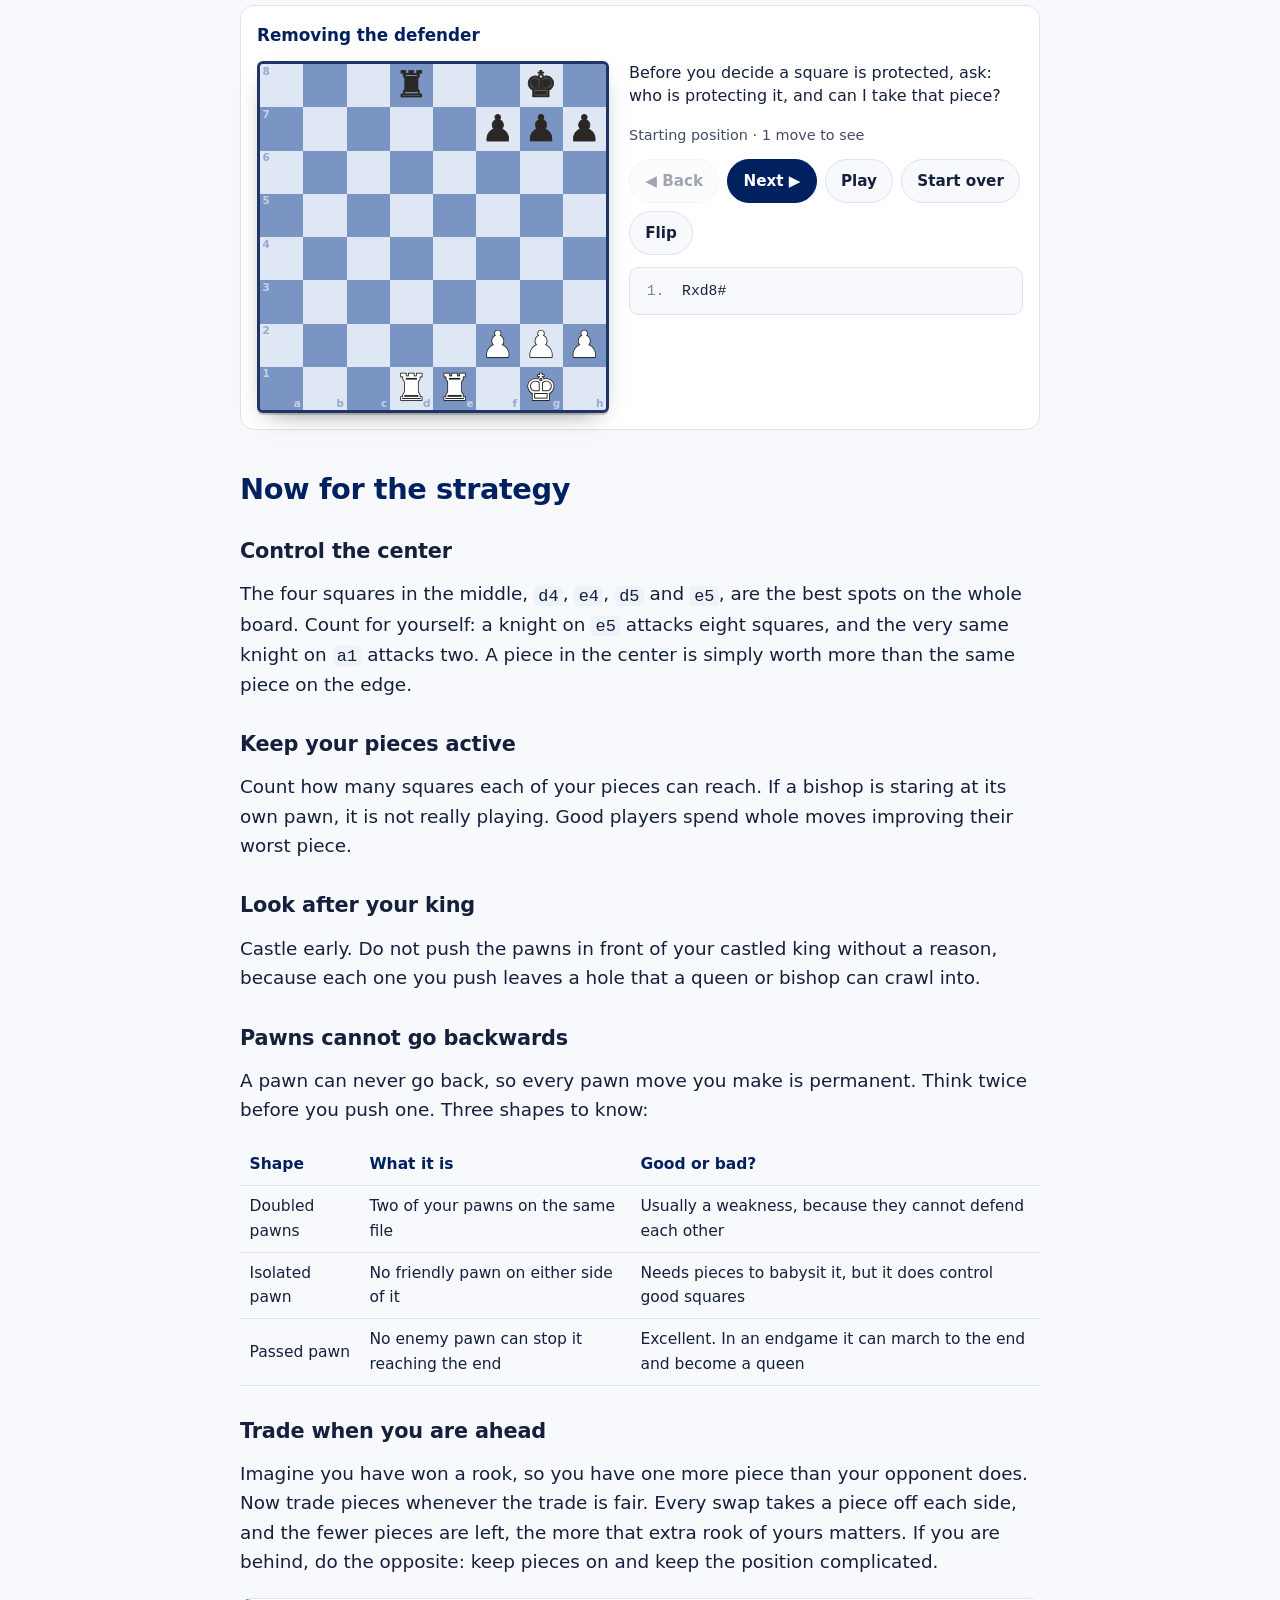
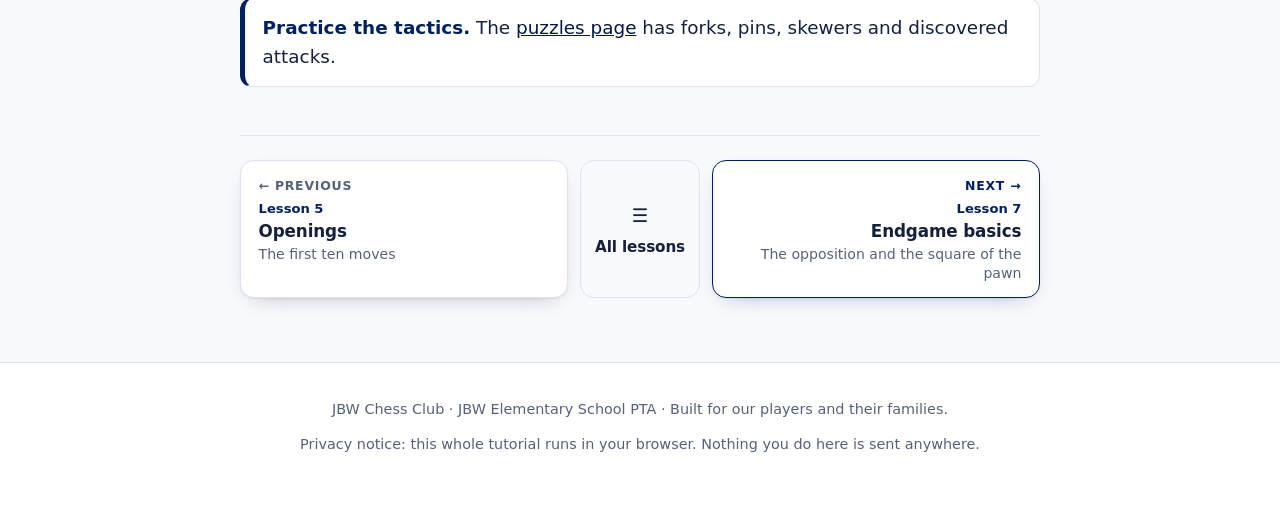
<file: strategy.html>
<!DOCTYPE html>
<html lang="en">
  <head>
    <meta charset="utf-8" />
    <meta name="viewport" content="width=device-width, initial-scale=1" />
    <title>Strategy and tactics &middot; JBW Chess Club</title>
    <meta name="description" content="Forks, pins, skewers, discovered attacks and double check, plus the strategy ideas behind good chess moves." />
    <link rel="stylesheet" href="assets/css/site.css" />
    <link rel="stylesheet" href="assets/css/board.css" />
    <link rel="icon" href="data:image/svg+xml,%3Csvg xmlns='http://www.w3.org/2000/svg' viewBox='0 0 100 100'%3E%3Ctext y='.9em' font-size='90'%3E%E2%99%9E%3C/text%3E%3C/svg%3E" />
  </head>
  <body>
    <a class="skip" href="#main">Skip to the lesson</a>

    <header class="site-header">
      <div class="header-inner">
        <a class="brand" href="index.html">
          <span class="brand-mark" aria-hidden="true">&#9822;&#xFE0E;</span>
          <span>
            <strong>JBW Chess Club</strong>
            <small>JBW Elementary School PTA</small>
          </span>
        </a>
        <a class="header-link" href="lessons.html">
          <span aria-hidden="true">&#9776;</span>
          <span class="link-long">All lessons</span>
          <span class="link-short">Lessons</span>
        </a>
      </div>
    </header>

    <main id="main">
      <p class="crumb">Lesson 6</p>
      <h1>Strategy and tactics</h1>
      <p class="lede"><strong>Tactics</strong> are short tricks that win something right now, in the
        next move or two. <strong>Strategy</strong> is the slow plan that makes those tricks show up
        in the first place. Most games between beginners are won by tactics, so we start there.</p>

      <div class="note fact">
        <p><strong>Did you know?</strong> Gambit comes from the Italian <em>gambetto</em>, which means tripping someone
        with your leg. The same priest who gave his name to the Ruy Lopez brought the word into
        chess. That is what a gambit does: you hand over a pawn to trip your opponent up.</p>
      </div>

      <h2>Before every single move</h2>
      <div class="note rule">
        <p>Ask these three questions:</p>
        <ol>
          <li><strong>Why did my opponent play that move?</strong> What are they attacking?</li>
          <li><strong>What is not defended?</strong> Check every piece of theirs, and every piece of yours.</li>
          <li><strong>Do I have a check, a capture or a threat?</strong> Look at those first.</li>
        </ol>
      </div>

      <h2>The fork</h2>
      <p>A fork is one piece attacking two things at the same time, like a fork with two prongs.
        Your opponent only gets one move, so they can rescue one of them but not both. Whichever one
        they save, you take the other. Knights are the best forkers in the whole game, because a
        knight jumps in an L shape and arrives from a direction nobody is watching.</p>
      <figure data-widget="stepper" data-lesson="tactics/fork"></figure>

      <h2>The pin</h2>
      <p>A pin freezes a piece. You attack it, and standing right behind it is something more
        valuable, so if it steps out of the way you win the bigger piece instead. Then you pile on.
        Attack the frozen piece again and again, because it cannot run away.</p>
      <figure data-widget="stepper" data-lesson="tactics/pin"></figure>

      <p>
        When the piece behind is the <strong>king</strong>, the pinned piece may not move at all. That is an <strong>absolute pin</strong>. Click the black knight below and see for yourself.
      </p>
      <figure data-widget="explorer" data-fen="4k3/8/4n3/8/8/8/8/4R1K1 b - - 0 1" data-turns="true"
              data-title="An absolutely pinned knight"
              data-prompt="Click the black knight. Nothing lights up: any move would leave its own king in check, and that is never legal."></figure>

      <h2>The skewer</h2>
      <p>A skewer is a pin turned back to front. In a pin, the small piece stands in front and the
        valuable one hides behind it. In a skewer it is the other way around: the valuable piece is
        in front. It does not want to be captured, so it moves, and then you take whatever was
        hiding behind it.</p>
      <figure data-widget="stepper" data-lesson="tactics/skewer"></figure>

      <h2>The discovered attack</h2>
      <p>One of your pieces steps out of the way, and the piece standing behind it suddenly has a
        clear line of attack. If the piece that stepped aside makes a threat of its own on the way,
        your opponent has two problems and only one move to fix them.</p>
      <figure data-widget="stepper" data-lesson="tactics/discovered-attack"></figure>

      <h2>Double check</h2>
      <p>A double check is two of your pieces giving check at the same time. Normally there are
        three ways to answer a check: move the king, block the check, or capture the piece giving
        it. Against a double check only the first one works, because blocking or capturing can deal
        with one checker but never with both at once. The king has to run, and that is why a double
        check is the most forcing move in chess.</p>
      <figure data-widget="stepper" data-lesson="tactics/double-check"></figure>

      <h2>Removing the defender</h2>
      <p>When a square looks protected, do not just believe it. Ask who is doing the protecting.
        Then ask whether you can capture that piece, chase it away, or give it a second job so it
        cannot do both.</p>
      <figure data-widget="stepper" data-lesson="tactics/removing-the-defender"></figure>

      <h2>Now for the strategy</h2>

      <h3>Control the center</h3>
      <p>The four squares in the middle, <code>d4</code>, <code>e4</code>, <code>d5</code> and
        <code>e5</code>, are the best spots on the whole board. Count for yourself: a knight on
        <code>e5</code> attacks eight squares, and the very same knight on <code>a1</code> attacks
        two. A piece in the center is simply worth more than the same piece on the edge.</p>

      <h3>Keep your pieces active</h3>
      <p>
        Count how many squares each of your pieces can reach. If a bishop is staring at its own pawn,
        it is not really playing. Good players spend whole moves improving their worst piece.
      </p>

      <h3>Look after your king</h3>
      <p>
        Castle early. Do not push the pawns in front of your castled king without a reason, because
        each one you push leaves a hole that a queen or bishop can crawl into.
      </p>

      <h3>Pawns cannot go backwards</h3>
      <p>A pawn can never go back, so every pawn move you make is permanent. Think twice before you
        push one. Three shapes to know:</p>
      <table>
        <thead><tr><th>Shape</th><th>What it is</th><th>Good or bad?</th></tr></thead>
        <tbody>
          <tr><td>Doubled pawns</td><td>Two of your pawns on the same file</td><td>Usually a weakness, because they cannot defend each other</td></tr>
          <tr><td>Isolated pawn</td><td>No friendly pawn on either side of it</td><td>Needs pieces to babysit it, but it does control good squares</td></tr>
          <tr><td>Passed pawn</td><td>No enemy pawn can stop it reaching the end</td><td>Excellent. In an endgame it can march to the end and become a queen</td></tr>
        </tbody>
      </table>

      <h3>Trade when you are ahead</h3>
      <p>Imagine you have won a rook, so you have one more piece than your opponent does. Now trade
        pieces whenever the trade is fair. Every swap takes a piece off each side, and the fewer
        pieces are left, the more that extra rook of yours matters. If you are behind, do the
        opposite: keep pieces on and keep the position complicated.</p>

      <div class="note">
        <p><strong>Practice the tactics.</strong> The <a href="puzzles.html">puzzles page</a> has forks,
        pins, skewers and discovered attacks.</p>
      </div>

      <nav class="lesson-nav" aria-label="Move between lessons">
        <a class="lesson-step prev" href="openings.html">
          <span class="dir"><span aria-hidden="true">&larr;</span> Previous</span>
          <span class="step-num">Lesson 5</span>
          <span class="step-title">Openings</span>
          <span class="step-sub">The first ten moves</span>
        </a>
        <a class="lesson-step all" href="lessons.html">
          <span aria-hidden="true">&#9776;</span>
          <span class="step-title">All lessons</span>
        </a>
        <a class="lesson-step next" href="endgames.html">
          <span class="dir">Next <span aria-hidden="true">&rarr;</span></span>
          <span class="step-num">Lesson 7</span>
          <span class="step-title">Endgame basics</span>
          <span class="step-sub">The opposition and the square of the pawn</span>
        </a>
      </nav>
    </main>

    <footer class="site-footer">
      <p>JBW Chess Club &middot; JBW Elementary School PTA &middot; Built for our players and their families.</p>
      <p>Privacy notice: this whole tutorial runs in your browser. Nothing you do here is sent anywhere.</p>
    </footer>

    <script type="module" src="assets/js/main.js"></script>
  </body>
</html>
</file>
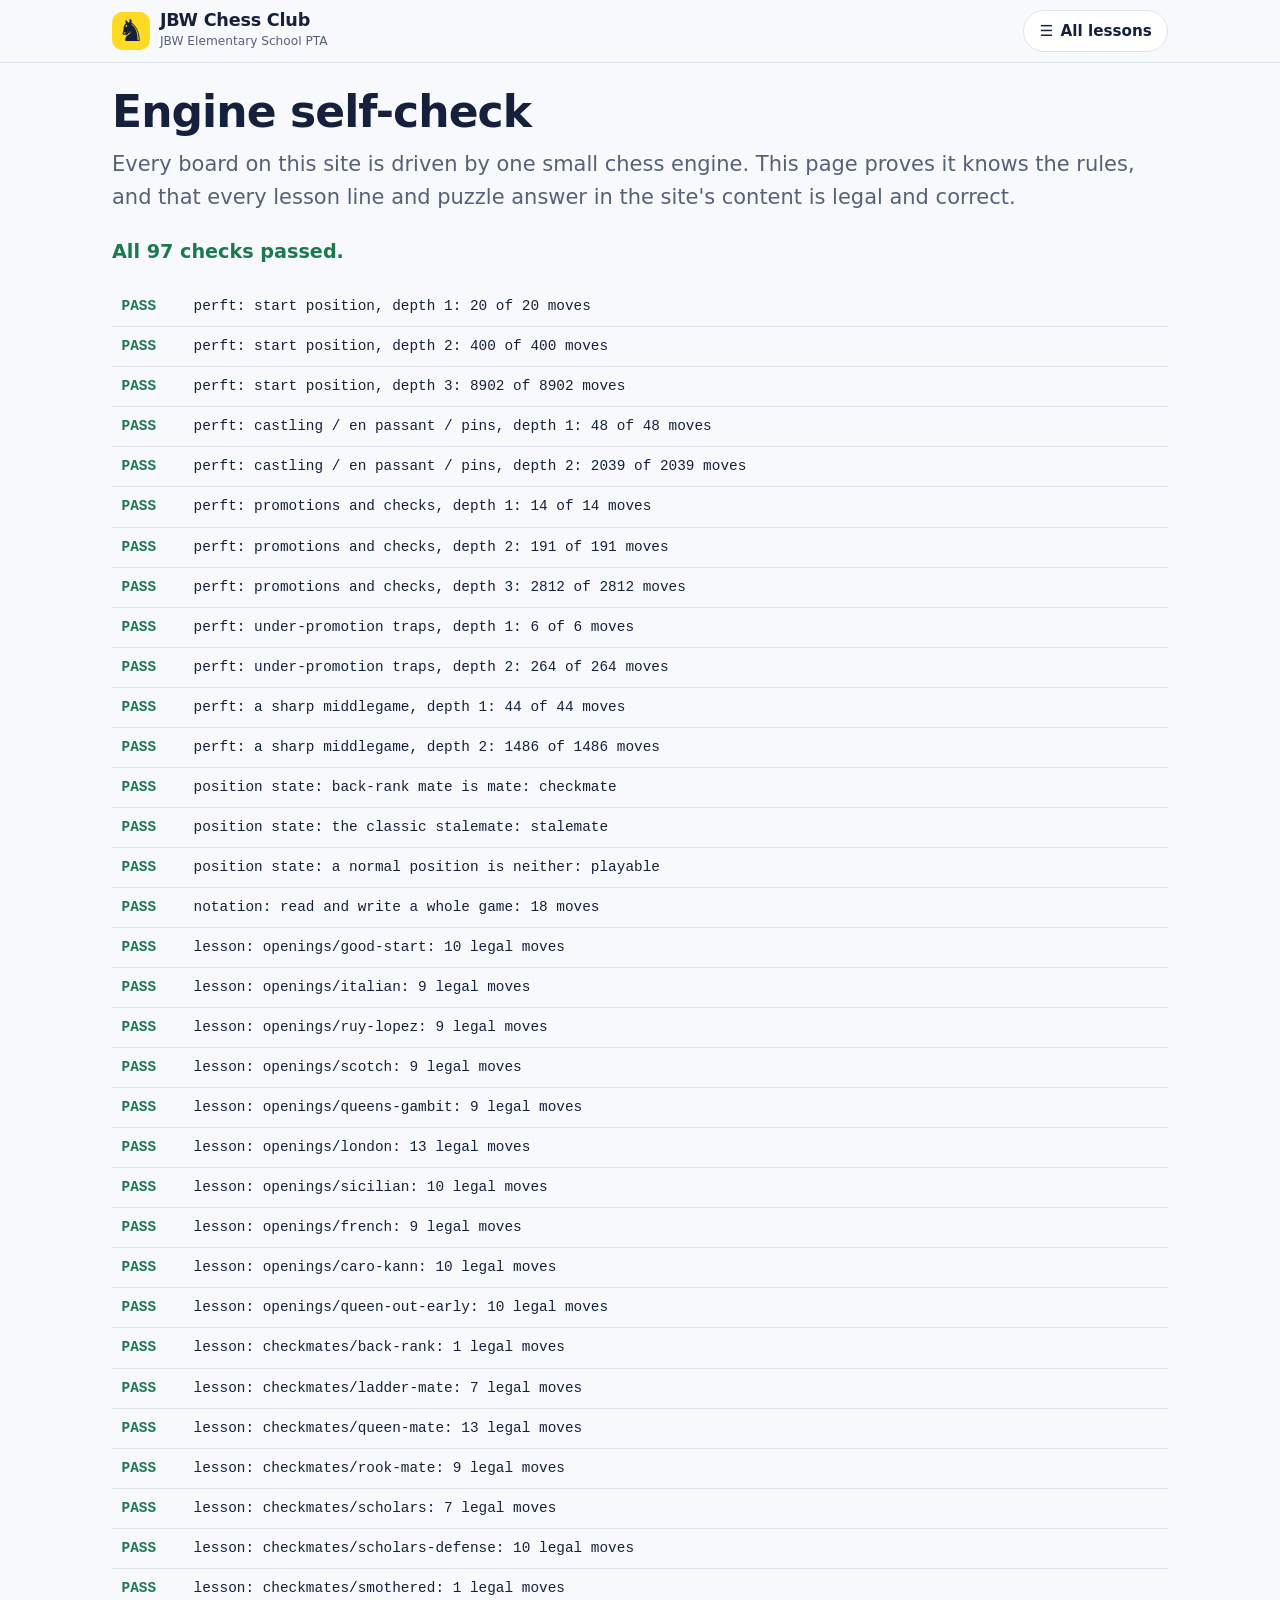
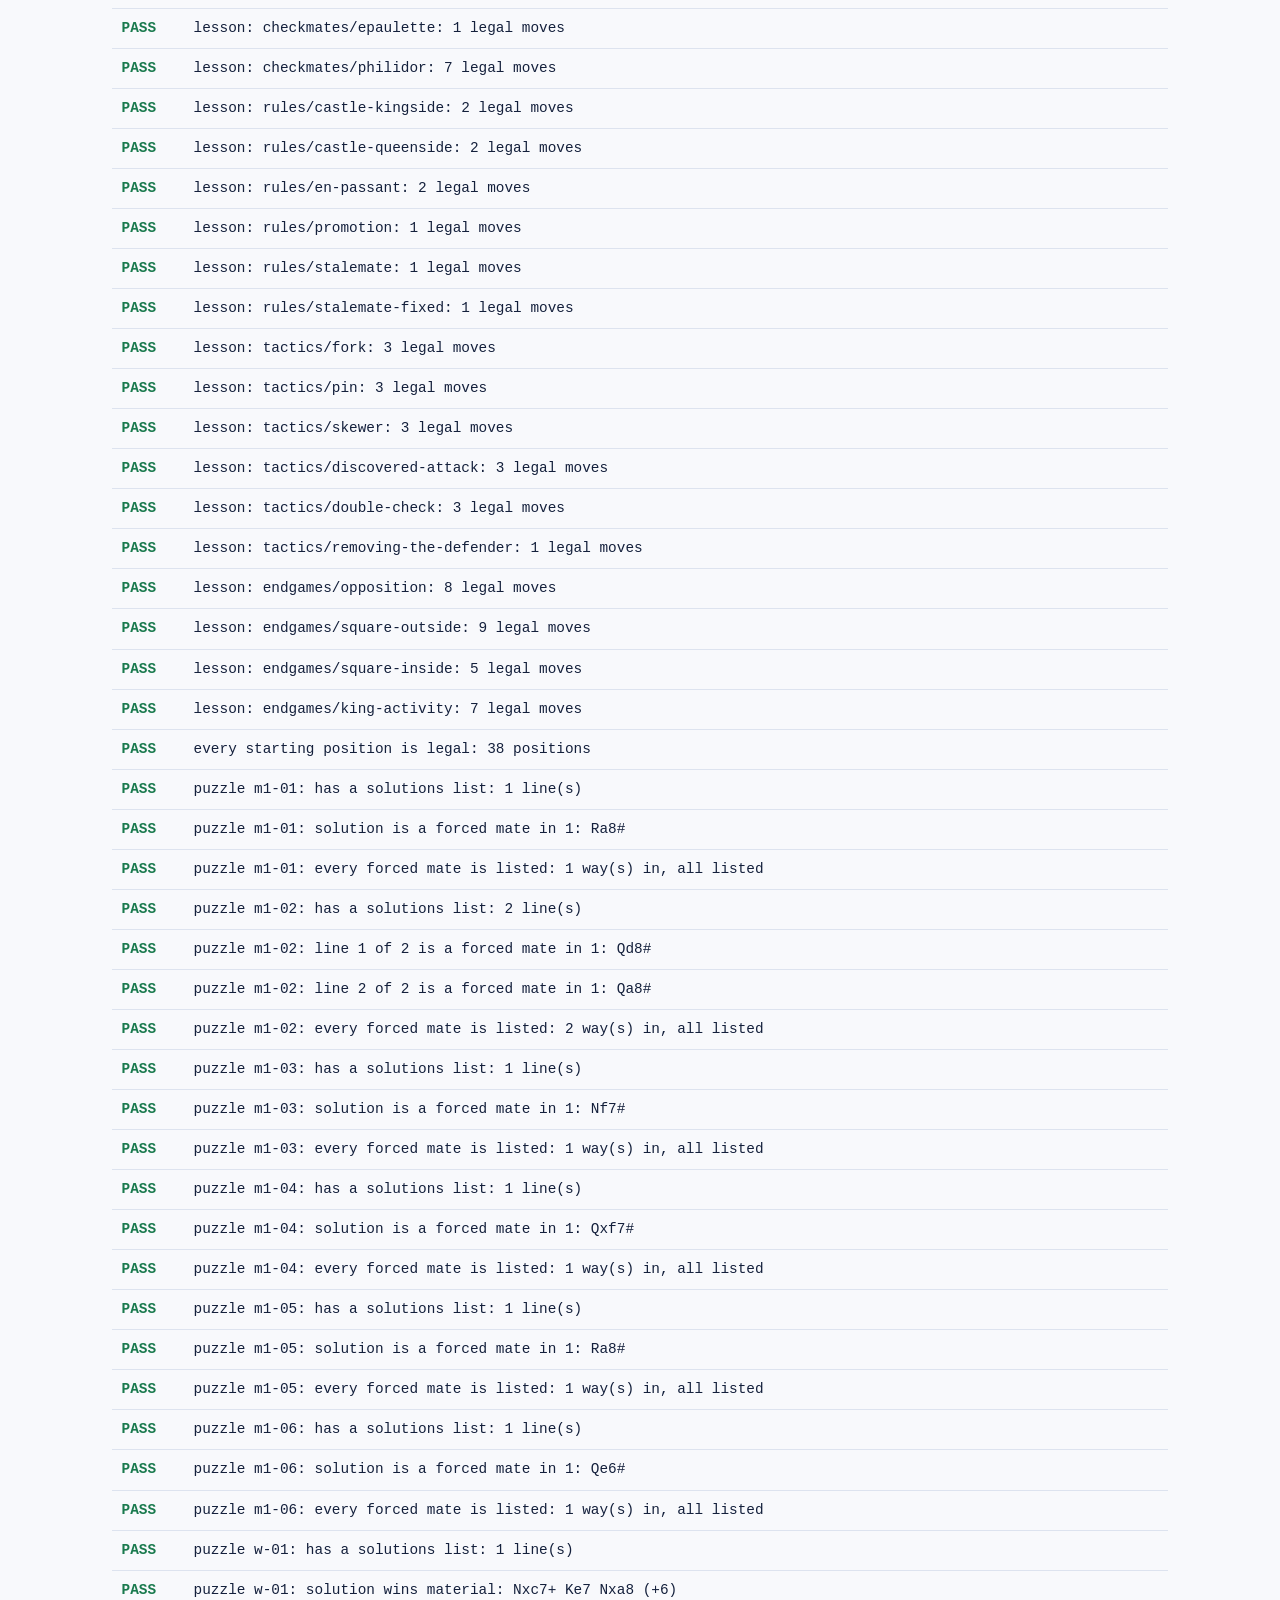
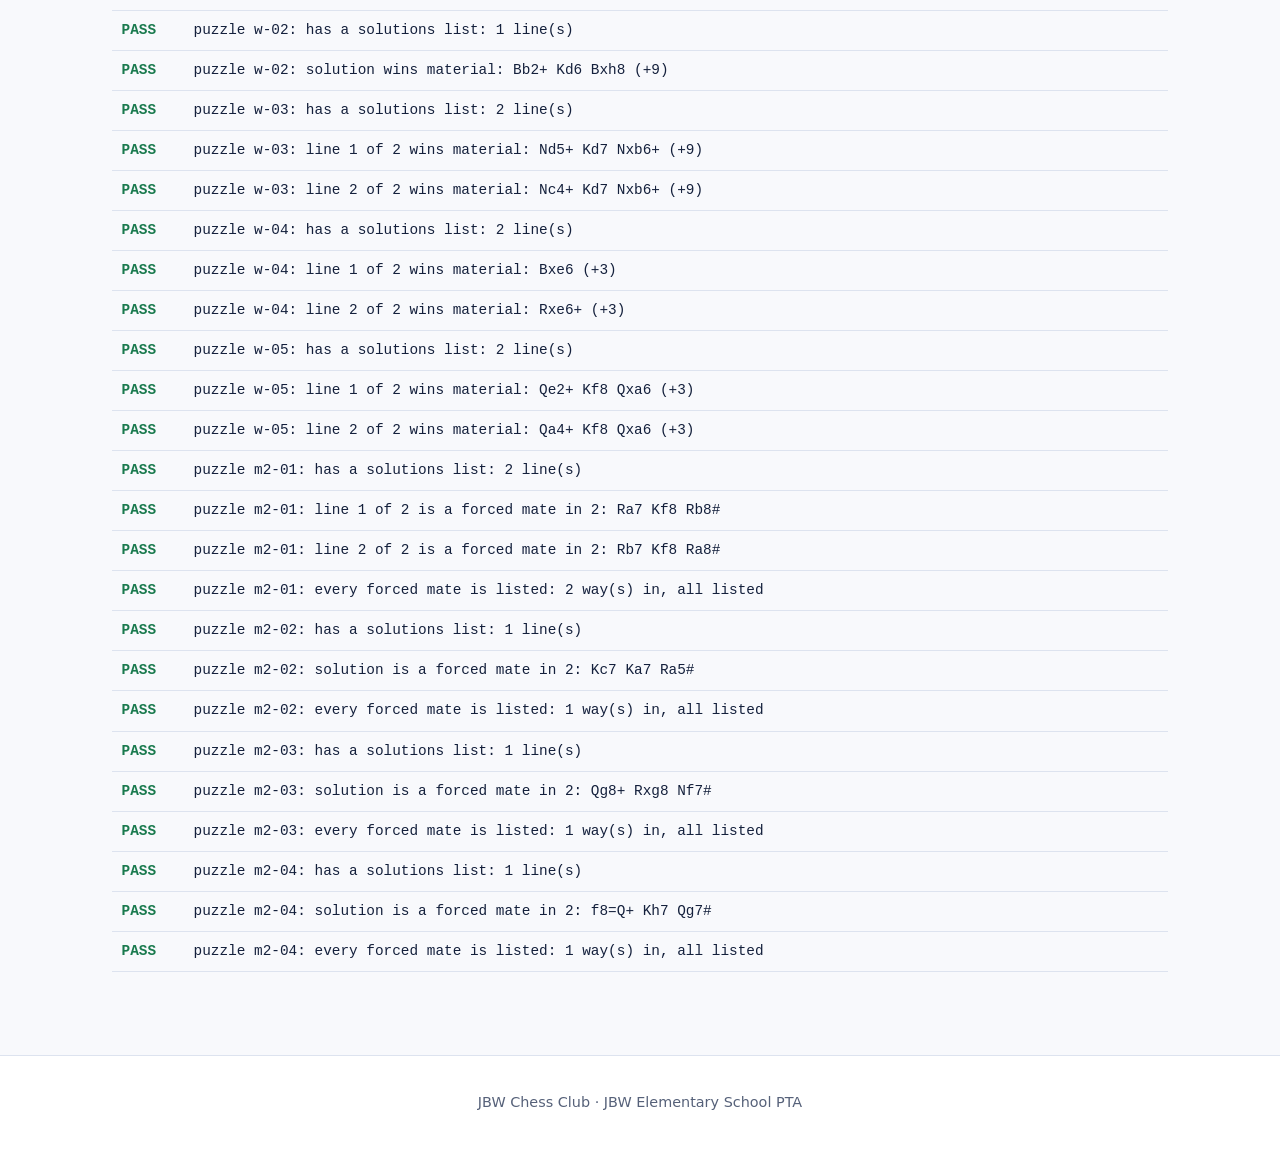
<file: tests.html>
<!DOCTYPE html>
<html lang="en">
  <head>
    <meta charset="utf-8" />
    <meta name="viewport" content="width=device-width, initial-scale=1" />
    <title>Engine self-check &middot; JBW Chess Club</title>
    <meta name="description" content="Checks that the chess rules engine behind the JBW Chess Club site is correct." />
    <link rel="stylesheet" href="assets/css/site.css" />
    <link rel="stylesheet" href="assets/css/board.css" />
    <link rel="icon" href="data:image/svg+xml,%3Csvg xmlns='http://www.w3.org/2000/svg' viewBox='0 0 100 100'%3E%3Ctext y='.9em' font-size='90'%3E%E2%99%9E%3C/text%3E%3C/svg%3E" />
    <style>
      .result { font-family: ui-monospace, Menlo, Consolas, monospace; font-size: 0.9rem; }
      .result td:first-child { width: 4.5rem; font-weight: 700; }
      .pass { color: var(--good); }
      .fail { color: var(--bad); }
      #summary { font-size: 1.2rem; font-weight: 700; }
    </style>
  </head>
  <body>
    <a class="skip" href="#main">Skip to the results</a>
    <header class="site-header">
      <div class="header-inner">
        <a class="brand" href="index.html">
          <span class="brand-mark" aria-hidden="true">&#9822;&#xFE0E;</span>
          <span>
            <strong>JBW Chess Club</strong>
            <small>JBW Elementary School PTA</small>
          </span>
        </a>
        <a class="header-link" href="lessons.html">
          <span aria-hidden="true">&#9776;</span>
          <span class="link-long">All lessons</span>
          <span class="link-short">Lessons</span>
        </a>
      </div>
    </header>

    <main id="main" class="wide">
      <h1>Engine self-check</h1>
      <p class="lede">
        Every board on this site is driven by one small chess engine. This page proves it knows the
        rules, and that every lesson line and puzzle answer in the site's content is legal and correct.
      </p>
      <p id="summary">Running&hellip;</p>
      <table class="result"><tbody id="out"></tbody></table>
    </main>

    <footer class="site-footer"><p>JBW Chess Club &middot; JBW Elementary School PTA</p></footer>

    <script type="module">
      import { Position, perft, playLine, moveToSan, parseSan, START_FEN } from "./assets/js/core/chess.js";
      import { LESSONS, puzzles } from "./assets/data/lessons.js";

      const out = document.getElementById("out");
      let passed = 0, failed = 0;

      function report(ok, name, detail = "") {
        ok ? passed++ : failed++;
        const tr = document.createElement("tr");
        const status = document.createElement("td");
        status.className = ok ? "pass" : "fail";
        status.textContent = ok ? "PASS" : "FAIL";
        const label = document.createElement("td");
        label.textContent = name + (detail ? ": " + detail : "");
        tr.append(status, label);
        out.appendChild(tr);
      }

      // --- 1. Move generation, checked against the published perft counts ---
      const PERFT = [
        ["start position", START_FEN, [20, 400, 8902]],
        ["castling / en passant / pins", "r3k2r/p1ppqpb1/bn2pnp1/3PN3/1p2P3/2N2Q1p/PPPBBPPP/R3K2R w KQkq - 0 1", [48, 2039]],
        ["promotions and checks", "8/2p5/3p4/KP5r/1R3p1k/8/4P1P1/8 w - - 0 1", [14, 191, 2812]],
        ["under-promotion traps", "r3k2r/Pppp1ppp/1b3nbN/nP6/BBP1P3/q4N2/Pp1P2PP/R2Q1RK1 w kq - 0 1", [6, 264]],
        ["a sharp middlegame", "rnbq1k1r/pp1Pbppp/2p5/8/2B5/8/PPP1NnPP/RNBQK2R w KQ - 1 8", [44, 1486]],
      ];
      for (const [name, fen, counts] of PERFT) {
        const pos = Position.fromFen(fen);
        counts.forEach((expected, i) => {
          const got = perft(pos, i + 1);
          report(got === expected, `perft: ${name}, depth ${i + 1}`, `${got} of ${expected} moves`);
        });
      }

      // --- 2. Endings the engine has to recognize ---
      const STATES = [
        ["back-rank mate is mate", "R5k1/5ppp/8/8/8/8/5PPP/6K1 b - - 0 1", "checkmate"],
        ["the classic stalemate", "7k/5Q2/6K1/8/8/8/8/8 b - - 0 1", "stalemate"],
        ["a normal position is neither", START_FEN, "playable"],
      ];
      for (const [name, fen, expected] of STATES) {
        const pos = Position.fromFen(fen);
        const got = pos.isCheckmate() ? "checkmate" : pos.isStalemate() ? "stalemate" : "playable";
        report(got === expected, `position state: ${name}`, got);
      }

      // --- 3. Notation survives a round trip ---
      {
        const line = "e4 e5 Nf3 Nc6 Bc4 Bc5 b4 Bxb4 c3 Ba5 d4 exd4 O-O d3 Qb3 Qf6 e5 Qg6";
        const steps = playLine(null, line);
        const rebuilt = steps.slice(1).map((s) => s.san).join(" ");
        report(rebuilt === line, "notation: read and write a whole game", rebuilt === line ? "18 moves" : rebuilt);
      }

      // --- 4. Every lesson on the site actually plays out ---
      for (const [topic, group] of Object.entries(LESSONS)) {
        if (topic === "puzzles") continue;
        for (const [id, lesson] of Object.entries(group)) {
          try {
            const steps = playLine(lesson.fen, lesson.line);
            const notesOk = !lesson.notes || lesson.notes.length === steps.length;
            report(notesOk, `lesson: ${topic}/${id}`,
              notesOk ? `${steps.length - 1} legal moves` : `${lesson.notes.length} notes for ${steps.length} positions`);
          } catch (err) {
            report(false, `lesson: ${topic}/${id}`, err.message);
          }
        }
      }

      // --- 5. No board starts from a position that could not happen ---
      // A position where the side NOT to move is already in check is illegal:
      // the previous move would have left its own king en prise. A lesson that
      // opens with one teaches a board that could never appear in a real game.
      {
        const starts = [];
        for (const [topic, group] of Object.entries(LESSONS)) {
          if (topic === "puzzles") continue;
          for (const [id, lesson] of Object.entries(group)) {
            if (lesson.fen) starts.push([`${topic}/${id}`, lesson.fen]);
          }
        }
        for (const puzzle of puzzles) starts.push([`puzzle ${puzzle.id}`, puzzle.fen]);

        const bad = starts.filter(([, fen]) => {
          const pos = Position.fromFen(fen);
          return pos.isCheck(pos.turn === "w" ? "b" : "w");
        });
        report(bad.length === 0, "every starting position is legal",
          bad.length ? bad.map(([name]) => name).join(", ") : `${starts.length} positions`);
      }

      // --- 6. Every puzzle answer really is the answer ---
      function forcedMate(pos, moves) {
        if (moves <= 0) return false;
        for (const mv of pos.moves()) {
          const after = pos.makeMove(mv);
          if (after.isCheckmate()) return true;
          if (moves === 1) continue;
          const replies = after.moves();
          if (!replies.length) continue;
          if (replies.every((r) => forcedMate(after.makeMove(r), moves - 1))) return true;
        }
        return false;
      }
      const VALUE = { q: 9, r: 5, b: 3, n: 3, p: 1, k: 0 };
      function material(pos, white) {
        let sum = 0;
        for (const p of pos.board) {
          if (!p) continue;
          if ((p === p.toUpperCase()) === white) sum += VALUE[p.toLowerCase()];
        }
        return sum;
      }

      // Every listed line has to work, and for the mate puzzles the list
      // has to be complete: any forced mate the position allows must be
      // in it, or the board will reject a move that is genuinely correct.
      function matingFirstMoves(pos, want) {
        const out = [];
        for (const mv of pos.moves()) {
          const after = pos.makeMove(mv);
          if (after.isCheckmate()) {
            if (want === 1) out.push(moveToSan(pos, mv));
            continue;
          }
          if (want === 1) continue;
          const replies = after.moves();
          if (!replies.length) continue;
          if (replies.every((r) => forcedMate(after.makeMove(r), want - 1))) {
            out.push(moveToSan(pos, mv));
          }
        }
        return out;
      }
      const bare = (san) => String(san).replace(/[+#!?]+$/, "");

      for (const puzzle of puzzles) {
        const start = Position.fromFen(puzzle.fen);
        const heroIsWhite = start.turn === "w";
        const want = puzzle.level === "mate1" ? 1 : puzzle.level === "mate2" ? 2 : null;
        const lines = puzzle.solutions;

        report(
          Array.isArray(lines) && lines.length > 0,
          `puzzle ${puzzle.id}: has a solutions list`,
          `${Array.isArray(lines) ? lines.length : 0} line(s)`
        );
        if (!Array.isArray(lines) || !lines.length) continue;

        lines.forEach((line, i) => {
          const label = lines.length > 1 ? `line ${i + 1} of ${lines.length}` : "solution";
          try {
            const steps = playLine(puzzle.fen, line);
            const end = steps[steps.length - 1].position;
            if (want !== null) {
              const shape = steps.length - 1 === want * 2 - 1;
              const ok = shape && end.isCheckmate() && forcedMate(start, want);
              report(ok, `puzzle ${puzzle.id}: ${label} is a forced mate in ${want}`, line);
            } else {
              const swing =
                material(end, heroIsWhite) - material(start, heroIsWhite) -
                (material(end, !heroIsWhite) - material(start, !heroIsWhite));
              report(swing > 0, `puzzle ${puzzle.id}: ${label} wins material`,
                `${line} (${swing > 0 ? "+" : ""}${swing})`);
            }
          } catch (err) {
            report(false, `puzzle ${puzzle.id}: ${label}`, err.message);
          }
        });

        // The player's first move is the one most likely to differ from
        // ours, so check the list covers every winning first move.
        if (want !== null) {
          const every = matingFirstMoves(start, want);
          const listed = lines.map((line) => bare(line.trim().split(/\s+/)[0]));
          const missing = every.filter((m) => !listed.includes(bare(m)));
          report(
            missing.length === 0,
            `puzzle ${puzzle.id}: every forced mate is listed`,
            missing.length ? `missing ${missing.join(" ")}` : `${every.length} way(s) in, all listed`
          );
        }
      }

      const summary = document.getElementById("summary");
      summary.textContent = failed
        ? `${failed} check${failed === 1 ? "" : "s"} failed, ${passed} passed.`
        : `All ${passed} checks passed.`;
      summary.className = failed ? "fail" : "pass";
    </script>
  </body>
</html>
</file>
<file: assets/css/site.css>
/* ============================================================
   site.css: layout, type and color for the JBW Chess Club site
   ============================================================ */

:root {
  /* Whatever the reader's device already uses: San Francisco on Mac and
     iPhone, Segoe UI on Windows, Roboto on Android. Nothing to download,
     and the site looks native wherever it is opened. */
  --font-ui: system-ui, -apple-system, BlinkMacSystemFont, "Segoe UI", Roboto,
    "Helvetica Neue", Arial, sans-serif;
  --font-body: var(--font-ui);
  --font-mono: ui-monospace, SFMono-Regular, Menlo, Consolas, "Liberation Mono",
    monospace;
  --font-chess: "Segoe UI Symbol", "Apple Symbols", "Noto Sans Symbols 2",
    "DejaVu Sans", "Arial Unicode MS", sans-serif;

  /* Built from the school colors: navy #002060 and gold #FEDA24.
     The navy is dark enough to be text, so it carries headings, links
     and buttons. The gold can never be text on a light background, so
     it only ever appears as a fill with dark navy sitting on top of it. */
  --paper: #f8f9fc;
  --card: #ffffff;
  --ink: #14203c;
  --muted: #566179;
  --line: #dde3ef;
  --accent: #002060;
  --accent-dark: #00174a;
  --accent-soft: #e8edf8;
  --on-accent: #ffffff;
  --gold: #feda24;
  --gold-ink: #7a5c00;
  --on-gold: #14203c;
  --good: #1a7a4e;
  --on-good: #ffffff;
  --bad: #b83a2b;
  --hover: #eef2f9;
  --focus: #1668dc;
  --focus-board: #05122e;
  --sq-light: #dfe7f5;
  --sq-dark: #7a95c4;
  --sq-light-mark: #f6e389;
  --sq-dark-mark: #d9c153;
  --sq-light-pick: #f2d64f;
  --sq-dark-pick: #ceb232;
  --board-frame: #1f3566;
  --shadow: 0 1px 2px rgba(20, 32, 60, 0.06), 0 8px 22px -14px rgba(20, 32, 60, 0.45);
}

@media (prefers-color-scheme: dark) {
  :root {
    /* Dark mode is the school navy itself, with the gold carrying the
       warmth. Board squares stay light, because a chessboard has to. */
    --paper: #0e1728;
    --card: #16223c;
    --ink: #e9eef8;
    --muted: #9aa7bf;
    --line: #2a3854;
    --accent: #8fb2ea;
    --accent-dark: #a9c5f2;
    --accent-soft: #1b2a49;
    --on-accent: #0e1728;
    --gold: #feda24;
    --gold-ink: #feda24;
    --on-gold: #0e1728;
    --good: #4ecf95;
    --on-good: #0e1728;
    --bad: #ff8271;
    --hover: #1c2b47;
    --focus: #5f9bf5;
    --focus-board: #05122e;
    --sq-light: #c2d0e7;
    --sq-dark: #5f79a9;
    --sq-light-mark: #ddc978;
    --sq-dark-mark: #bda548;
    --sq-light-pick: #d8bd45;
    --sq-dark-pick: #b2982c;
    --board-frame: #22304f;
    --shadow: 0 1px 2px rgba(0, 0, 0, 0.35), 0 10px 26px -16px rgba(0, 0, 0, 0.85);
  }
}

* { box-sizing: border-box; }

html { scroll-behavior: smooth; scroll-padding-top: 5.5rem; }
@media (prefers-reduced-motion: reduce) { html { scroll-behavior: auto; } }

body {
  margin: 0;
  background: var(--paper);
  color: var(--ink);
  font-family: var(--font-body);
  font-size: clamp(1.03rem, 0.98rem + 0.3vw, 1.15rem);
  line-height: 1.6;
  -webkit-text-size-adjust: 100%;
}

h1, h2, h3, h4, .brand, .btn, .card h3 {
  font-family: var(--font-ui);
}

h1 { font-size: clamp(1.85rem, 1.4rem + 2.1vw, 2.75rem); line-height: 1.14; letter-spacing: -0.021em; margin: 0 0 0.4rem; }
h2 { font-size: clamp(1.35rem, 1.12rem + 1.05vw, 1.8rem); line-height: 1.2; letter-spacing: -0.014em; margin: 2.6rem 0 0.6rem; color: var(--accent); }
h3 { font-size: clamp(1.12rem, 1.04rem + 0.42vw, 1.3rem); letter-spacing: -0.008em; margin: 1.8rem 0 0.4rem; }
p { margin: 0.7rem 0; }
a { color: var(--accent-dark); }
@media (prefers-color-scheme: dark) { a { color: var(--accent); } }
a:focus-visible, .card:focus-within { outline: 3px solid var(--focus); outline-offset: 3px; border-radius: 4px; }

code, kbd, .san {
  font-family: var(--font-mono);
  font-size: 0.92em;
  background: var(--hover);
  padding: 0.05em 0.25em;
  border-radius: 4px;
}

.skip {
  position: absolute;
  left: -999px;
}
.skip:focus {
  left: 0.75rem;
  top: 0.75rem;
  z-index: 50;
  background: var(--accent);
  color: var(--on-accent);
  padding: 0.6rem 1rem;
  border-radius: 8px;
}

/* --- header + nav ------------------------------------------ */

.site-header {
  position: sticky;
  top: 0;
  z-index: 30;
  background: color-mix(in srgb, var(--paper) 96%, transparent);
  backdrop-filter: blur(8px);
  border-bottom: 1px solid var(--line);
}
.header-inner {
  max-width: 68rem;
  margin: 0 auto;
  padding: 0.6rem 1rem;
  display: flex;
  align-items: center;
  gap: 0.75rem;
  flex-wrap: wrap;
}
.brand {
  display: flex;
  align-items: center;
  gap: 0.6rem;
  text-decoration: none;
  color: inherit;
  margin-right: auto;
}
.brand-mark {
  font-size: 1.9rem;
  line-height: 1;
  color: var(--on-gold);
  background: var(--gold);
  border-radius: 10px;
  width: 2.4rem;
  height: 2.4rem;
  display: grid;
  place-items: center;
}
.brand strong { display: block; font-size: 1.1rem; line-height: 1.2; letter-spacing: -0.012em; }
.brand small { display: block; font-size: 0.76rem; color: var(--muted); }

/* The header carries one job besides the club mark: getting back to the
   lesson list. The home page is the menu, so there is nothing to fold
   away on a phone. */
.header-link {
  display: inline-flex;
  align-items: center;
  gap: 0.45rem;
  flex: none;
  padding: 0.5rem 0.95rem;
  border: 1px solid var(--line);
  border-radius: 999px;
  background: var(--card);
  color: var(--ink);
  font-family: var(--font-ui);
  font-size: 0.95rem;
  font-weight: 600;
  text-decoration: none;
  white-space: nowrap;
  min-height: 2.5rem;
  transition: background 120ms ease, border-color 120ms ease;
}
.header-link:hover { background: var(--hover); border-color: var(--accent); }
.header-link .link-short { display: none; }

/* On a narrow phone the school name and the full label together push the
   header onto a second row, so both shorten rather than wrap. */
@media (max-width: 34rem) {
  .brand small { display: none; }
  .brand strong { font-size: 1.05rem; }
  .header-link { padding: 0.5rem 0.8rem; font-size: 0.9rem; }
  .header-link .link-long { display: none; }
  .header-link .link-short { display: inline; }
}

/* At 320px the two still want six more pixels than there are. */
@media (max-width: 22rem) {
  .header-inner { padding-left: 0.7rem; padding-right: 0.7rem; gap: 0.5rem; }
  .brand { gap: 0.45rem; }
  .brand-mark { width: 2.1rem; height: 2.1rem; font-size: 1.6rem; }
  .brand strong { font-size: 1rem; }
  .header-link { padding: 0.45rem 0.7rem; font-size: 0.86rem; }
}
.header-link:focus-visible { outline: 3px solid var(--focus); outline-offset: 2px; }

/* --- page frame -------------------------------------------- */

main {
  max-width: 52rem;
  margin: 0 auto;
  padding: 1.5rem 1rem 4rem;
}
main.wide { max-width: 68rem; }

.lede {
  font-size: 1.14em;
  color: var(--muted);
  margin-bottom: 1.4rem;
}

.crumb {
  font-size: 0.82rem;
  font-weight: 700;
  color: var(--muted);
  margin: 0 0 0.3rem;
  letter-spacing: 0.06em;
  text-transform: uppercase;
  font-family: var(--font-ui);
}

/* --- home page cards --------------------------------------- */

.hero {
  background: linear-gradient(140deg, var(--accent-soft), transparent 70%);
  border: 1px solid var(--line);
  border-radius: 18px;
  padding: 1.6rem 1.4rem;
  margin-bottom: 2rem;
}
.hero p:last-child { margin-bottom: 0; }

/* The one thing the home page is asking you to do. */
.cta {
  display: inline-flex;
  align-items: center;
  gap: 0.5rem;
  margin-top: 0.5rem;
  padding: 0.7rem 1.3rem;
  border-radius: 999px;
  background: var(--accent);
  color: var(--on-accent);
  font-family: var(--font-ui);
  font-size: 1.02rem;
  font-weight: 700;
  text-decoration: none;
  box-shadow: var(--shadow);
  transition: background 120ms ease, transform 80ms ease;
}
.cta:hover { background: var(--accent-dark); transform: translateY(-1px); }
.cta:focus-visible { outline: 3px solid var(--focus); outline-offset: 3px; }

.card-grid {
  display: grid;
  gap: 1rem;
  grid-template-columns: repeat(auto-fill, minmax(15rem, 1fr));
  padding: 0;
  margin: 1.2rem 0;
  list-style: none;
}
.card {
  position: relative;
  background: var(--card);
  border: 1px solid var(--line);
  border-radius: 14px;
  padding: 1.1rem 1.15rem;
  box-shadow: var(--shadow);
  transition: transform 120ms ease, box-shadow 120ms ease;
}
.card:hover { transform: translateY(-2px); }
.card h3 { margin: 0.15rem 0 0.3rem; font-size: 1.15rem; }
.card-num {
  display: block;
  font-family: var(--font-ui);
  font-size: 0.78rem;
  font-weight: 700;
  letter-spacing: 0.05em;
  text-transform: uppercase;
  color: var(--accent);
  margin-top: 0.4rem;
}
.card h3 a { text-decoration: none; color: inherit; }
.card h3 a::after { content: ""; position: absolute; inset: 0; }
.card p { margin: 0; font-size: 0.95rem; color: var(--muted); }
.card .icon { font-size: 1.7rem; line-height: 1; color: var(--accent); }

/* --- callouts ---------------------------------------------- */

.note {
  margin: 1.3rem 0;
  padding: 0.9rem 1.1rem;
  border-radius: 12px;
  border: 1px solid var(--line);
  border-left: 5px solid var(--accent);
  background: var(--card);
}
.note.rule { border-left-color: var(--gold); }
.note.warn { border-left-color: var(--bad); }
.note.fact { border-left-color: var(--good); }
.note > :first-child { margin-top: 0; }
.note > :last-child { margin-bottom: 0; }
.note strong:first-child { color: var(--accent); }
.note.rule strong:first-child { color: var(--gold-ink); }
.note.warn strong:first-child { color: var(--bad); }
.note.fact strong:first-child { color: var(--good); }

/* --- misc content ------------------------------------------ */

table {
  width: 100%;
  border-collapse: collapse;
  margin: 1.2rem 0;
  font-size: 0.97rem;
}
th, td { text-align: left; padding: 0.5rem 0.6rem; border-bottom: 1px solid var(--line); }
th { font-family: var(--font-ui); color: var(--accent); }

.value-list {
  display: grid;
  grid-template-columns: repeat(auto-fit, minmax(7rem, 1fr));
  gap: 0.7rem;
  padding: 0;
  margin: 1.2rem 0;
  list-style: none;
  text-align: center;
}
.value-list li {
  background: var(--card);
  border: 1px solid var(--line);
  border-radius: 12px;
  padding: 0.7rem 0.4rem;
}
.value-list .glyph {
  display: block;
  font-size: 2.1rem;
  line-height: 1.1;
  font-family: var(--font-chess);
}
.value-list .name { display: block; font-weight: 700; font-size: 0.95rem; }
.value-list .pts { display: block; color: var(--muted); font-size: 0.88rem; }

ul.checklist { list-style: none; padding-left: 0; }
ul.checklist li { padding-left: 1.8rem; position: relative; margin: 0.45rem 0; }
ul.checklist li::before {
  content: "♟︎";
  position: absolute;
  left: 0;
  color: var(--accent);
  font-family: var(--font-chess);
}

.lesson-nav {
  display: grid;
  gap: 0.75rem;
  margin-top: 3rem;
  padding-top: 1.5rem;
  border-top: 1px solid var(--line);
}
@media (min-width: 44rem) {
  .lesson-nav { grid-template-columns: 1fr auto 1fr; align-items: stretch; }
}
.lesson-nav.home { grid-template-columns: 1fr; }
/* On its own, the card reads left to right like everything else. */
.lesson-nav.home .lesson-step.next { text-align: left; align-items: flex-start; }

.lesson-step {
  display: flex;
  flex-direction: column;
  gap: 0.15rem;
  padding: 0.9rem 1.1rem;
  border: 1px solid var(--line);
  border-radius: 14px;
  background: var(--card);
  color: var(--ink);
  text-decoration: none;
  box-shadow: var(--shadow);
  transition: transform 120ms ease, border-color 120ms ease;
}
.lesson-step:hover { transform: translateY(-2px); border-color: var(--accent); }
.lesson-step:focus-visible { outline: 3px solid var(--focus); outline-offset: 3px; }

.lesson-step .dir {
  font-family: var(--font-ui);
  font-size: 0.78rem;
  font-weight: 700;
  letter-spacing: 0.06em;
  text-transform: uppercase;
  color: var(--muted);
}
.lesson-step .step-num {
  font-family: var(--font-ui);
  font-size: 0.82rem;
  font-weight: 700;
  color: var(--accent);
}
.lesson-step .step-title {
  font-family: var(--font-ui);
  font-size: 1.05rem;
  font-weight: 700;
  line-height: 1.25;
  letter-spacing: -0.008em;
}
.lesson-step .step-sub {
  font-size: 0.88rem;
  color: var(--muted);
  line-height: 1.35;
}

/* Going forward is the common move, so it leads. */
.lesson-step.next { border-color: var(--accent); }
.lesson-step.next .dir { color: var(--accent); }
@media (min-width: 44rem) {
  .lesson-step.next { text-align: right; align-items: flex-end; }
}

/* The middle escape hatch stays small: it is the fallback, not the path. */
.lesson-step.all {
  flex-direction: row;
  align-items: center;
  gap: 0.5rem;
  justify-content: center;
  box-shadow: none;
  background: transparent;
}
.lesson-step.all .step-title { font-size: 0.95rem; }
@media (min-width: 44rem) {
  .lesson-step.all { flex-direction: column; justify-content: center; padding: 0.9rem; }
}

.lesson-step.empty { display: none; }
@media (min-width: 44rem) {
  .lesson-step.empty { display: block; border: 0; background: none; box-shadow: none; }
}

.site-footer {
  border-top: 1px solid var(--line);
  background: var(--card);
  color: var(--muted);
  font-size: 0.9rem;
  text-align: center;
  padding: 1.5rem 1rem 2.5rem;
}

/* --- print: a lesson should survive being handed out on paper */

@media print {
  .site-header, .lesson-nav, .board-controls, .site-footer { display: none !important; }
  body { background: #fff; color: #000; font-size: 11pt; }
  .board-widget { break-inside: avoid; border-color: #999; }
  .board { max-width: 3.2in; }
  main { max-width: none; }
  a { color: #000; text-decoration: underline; }
}
</file>
<file: assets/css/board.css>
/* ============================================================
   board.css: the chessboard and the widgets wrapped around it
   ============================================================ */

.board {
  width: 100%;
  max-width: var(--board-max, 30rem);
  aspect-ratio: 1 / 1;
  display: grid;
  grid-template-columns: repeat(8, 1fr);
  grid-template-rows: repeat(8, 1fr);
  container-type: inline-size;
  border-radius: 6px;
  overflow: hidden;
  box-shadow: 0 2px 0 rgba(0, 0, 0, 0.18), 0 10px 24px -12px rgba(0, 0, 0, 0.5);
  border: 3px solid var(--board-frame);
  background: var(--sq-dark);
  touch-action: manipulation;
}

.sq {
  position: relative;
  display: grid;
  place-items: center;
  padding: 0;
  margin: 0;
  border: 0;
  border-radius: 0;
  font: inherit;
  cursor: pointer;
  appearance: none;
  -webkit-tap-highlight-color: transparent;
}
.sq.light { background: var(--sq-light); }
.sq.dark  { background: var(--sq-dark); }
.sq.static { cursor: default; }

.sq:focus-visible {
  outline: 3px solid var(--focus-board);
  outline-offset: -3px;
  z-index: 4;
}

/* --- pieces ------------------------------------------------ */

.pc {
  font-family: var(--font-chess);
  font-size: 2rem;                 /* fallback for old browsers */
  font-size: 10.5cqw;
  line-height: 1;
  user-select: none;
  pointer-events: none;
  transition: transform 260ms cubic-bezier(0.22, 0.7, 0.3, 1);
  /* No will-change here. It looks like a free hint, but it pins a GPU
     layer per piece for the life of the page: 64 squares times up to 15
     boards is ~960 permanent backing stores, which is enough for Safari
     to reload the tab for "using significant memory". The slide is one
     short transform and gets its layer on demand. */
  z-index: 2;
  /* Draw the outline BEHIND the fill. Without this the dark stroke eats
     into the white pieces and both armies end up looking black. */
  paint-order: stroke fill;
}
.pc.white {
  color: #fff;
  -webkit-text-stroke: 0.045em #2a2724;
  text-shadow: 0 0.03em 0.02em rgba(0, 0, 0, 0.4);
}
.pc.black {
  color: #2a2724;
  -webkit-text-stroke: 0.02em #14120f;
  text-shadow: 0 0.03em 0.02em rgba(255, 255, 255, 0.18);
}

/* --- coordinates ------------------------------------------- */

.coord {
  position: absolute;
  font-size: 0.6rem;
  font-size: 3cqw;
  font-weight: 700;
  line-height: 1;
  opacity: 0.75;
  pointer-events: none;
  z-index: 3;
}
.coord-file { bottom: 4%; right: 6%; }
.coord-rank { top: 4%; left: 6%; }
.sq.light .coord { color: var(--sq-dark); }
.sq.dark .coord { color: var(--sq-light); }

/* --- highlights -------------------------------------------- */

/* A quiet move: a dot in the middle of the square. */
.sq.is-move::after {
  content: "";
  position: absolute;
  inset: 36%;
  border-radius: 50%;
  background: rgba(20, 106, 70, 0.62);
  z-index: 1;
}
/* A capture: a ring around the piece you can take. */
.sq.is-capture::after {
  content: "";
  position: absolute;
  inset: 4%;
  border-radius: 50%;
  border: 0.42em solid rgba(184, 58, 43, 0.55);
  box-sizing: border-box;
  z-index: 1;
}
.sq.light.is-last { background: var(--sq-light-mark); }
.sq.dark.is-last  { background: var(--sq-dark-mark); }
.sq.light.is-selected { background: var(--sq-light-pick); }
.sq.dark.is-selected  { background: var(--sq-dark-pick); }
.sq.is-good     { box-shadow: inset 0 0 0 100vmax rgba(46, 168, 108, 0.55); }
.sq.is-bad      { box-shadow: inset 0 0 0 100vmax rgba(200, 66, 50, 0.5); }
.sq.is-check::before {
  content: "";
  position: absolute;
  inset: 0;
  background: radial-gradient(circle, rgba(220, 60, 45, 0.85) 12%, rgba(220, 60, 45, 0) 72%);
  z-index: 1;
}
.sq.is-hint {
  animation: hint-pulse 1.1s ease-in-out infinite;
}
@keyframes hint-pulse {
  0%, 100% { box-shadow: inset 0 0 0 0.35em rgba(5, 18, 46, 0); }
  50%      { box-shadow: inset 0 0 0 0.35em rgba(5, 18, 46, 0.85); }
}

.board.shake { animation: board-shake 380ms ease; }
@keyframes board-shake {
  0%, 100% { transform: translateX(0); }
  20% { transform: translateX(-6px); }
  40% { transform: translateX(6px); }
  60% { transform: translateX(-4px); }
  80% { transform: translateX(4px); }
}

@media (prefers-reduced-motion: reduce) {
  .pc { transition: none; }
  .board.shake { animation: none; }
  .sq.is-hint { animation: none; box-shadow: inset 0 0 0 0.35em rgba(5, 18, 46, 0.85); }
}

/* ============================================================
   Widget chrome: board on the left, words and buttons beside it
   ============================================================ */

.board-widget {
  margin: 1.75rem 0;
  padding: 1rem;
  border: 1px solid var(--line);
  border-radius: 14px;
  background: var(--card);
  display: grid;
  gap: 1rem 1.25rem;
  grid-template-columns: 1fr;
  align-items: start;
}
@media (min-width: 46rem) {
  .board-widget { grid-template-columns: minmax(0, 22rem) minmax(0, 1fr); }
}

.board-widget > figcaption {
  grid-column: 1 / -1;
  display: flex;
  align-items: center;
  gap: 0.75rem;
  font-weight: 700;
  font-size: 1.05rem;
  color: var(--accent);
  margin-bottom: -0.25rem;
}

/* Marks a puzzle the player has already cracked. */
.solved-badge {
  margin-left: auto;
  flex: none;
  font-family: var(--font-ui);
  font-size: 0.78rem;
  font-weight: 700;
  letter-spacing: 0.02em;
  color: var(--on-good);
  background: var(--good);
  border-radius: 999px;
  padding: 0.15rem 0.7rem 0.2rem;
}
.solved-badge::before {
  content: "\2713\00a0";
}
.solved-badge[hidden] { display: none; }

.board-widget.is-solved {
  border-color: var(--good);
  box-shadow: inset 0.28rem 0 0 var(--good);
}

.board-side {
  display: flex;
  flex-direction: column;
  gap: 0.75rem;
  min-width: 0;
}

.board-status {
  margin: 0;
  min-height: 3.2em;
  font-size: 1rem;
  line-height: 1.45;
}
.board-status .tag {
  display: inline-block;
  font-weight: 700;
  color: var(--accent);
}
.board-status.good { color: var(--good); font-weight: 600; }
.board-status.bad  { color: var(--bad); font-weight: 600; }

.board-controls {
  display: flex;
  flex-wrap: wrap;
  gap: 0.5rem;
}

.btn {
  /* Set the family here rather than with `font: inherit`, which would
     undo the interface typeface site.css gives buttons. */
  font-family: var(--font-ui);
  font-size: 0.95rem;
  font-weight: 600;
  padding: 0.5rem 0.95rem;
  border-radius: 999px;
  border: 1px solid var(--line);
  background: var(--paper);
  color: var(--ink);
  cursor: pointer;
  min-height: 2.75rem;
  transition: background 120ms ease, transform 80ms ease;
}
.btn:hover { background: var(--hover); }
.btn:active { transform: translateY(1px); }
.btn:disabled { opacity: 0.4; cursor: default; }
.btn:focus-visible { outline: 3px solid var(--focus); outline-offset: 2px; }
.btn.primary { background: var(--accent); color: var(--on-accent); border-color: var(--accent); }
.btn.primary:hover { background: var(--accent-dark); }

.move-list {
  margin: 0;
  padding: 0.6rem 0.75rem;
  list-style: none;
  display: flex;
  flex-wrap: wrap;
  gap: 0.2rem 0.5rem;
  background: var(--paper);
  border-radius: 10px;
  border: 1px solid var(--line);
  font-family: var(--font-mono);
  font-size: 0.92rem;
  max-height: 9rem;
  overflow-y: auto;
}
.move-list li { padding: 0.1rem 0.3rem; border-radius: 5px; }
.move-list li.num { opacity: 0.55; }
.move-list li.current { background: var(--accent); color: var(--on-accent); font-weight: 700; }

.board-legend {
  font-size: 0.9rem;
  opacity: 0.8;
  margin: 0;
}

.board-goal {
  margin: 0;
  font-weight: 700;
  color: var(--accent);
}

.progress {
  height: 0.6rem;
  border-radius: 999px;
  background: var(--line);
  overflow: hidden;
}
.progress > span {
  display: block;
  height: 100%;
  background: var(--accent);
  transition: width 300ms ease;
}
</file>
